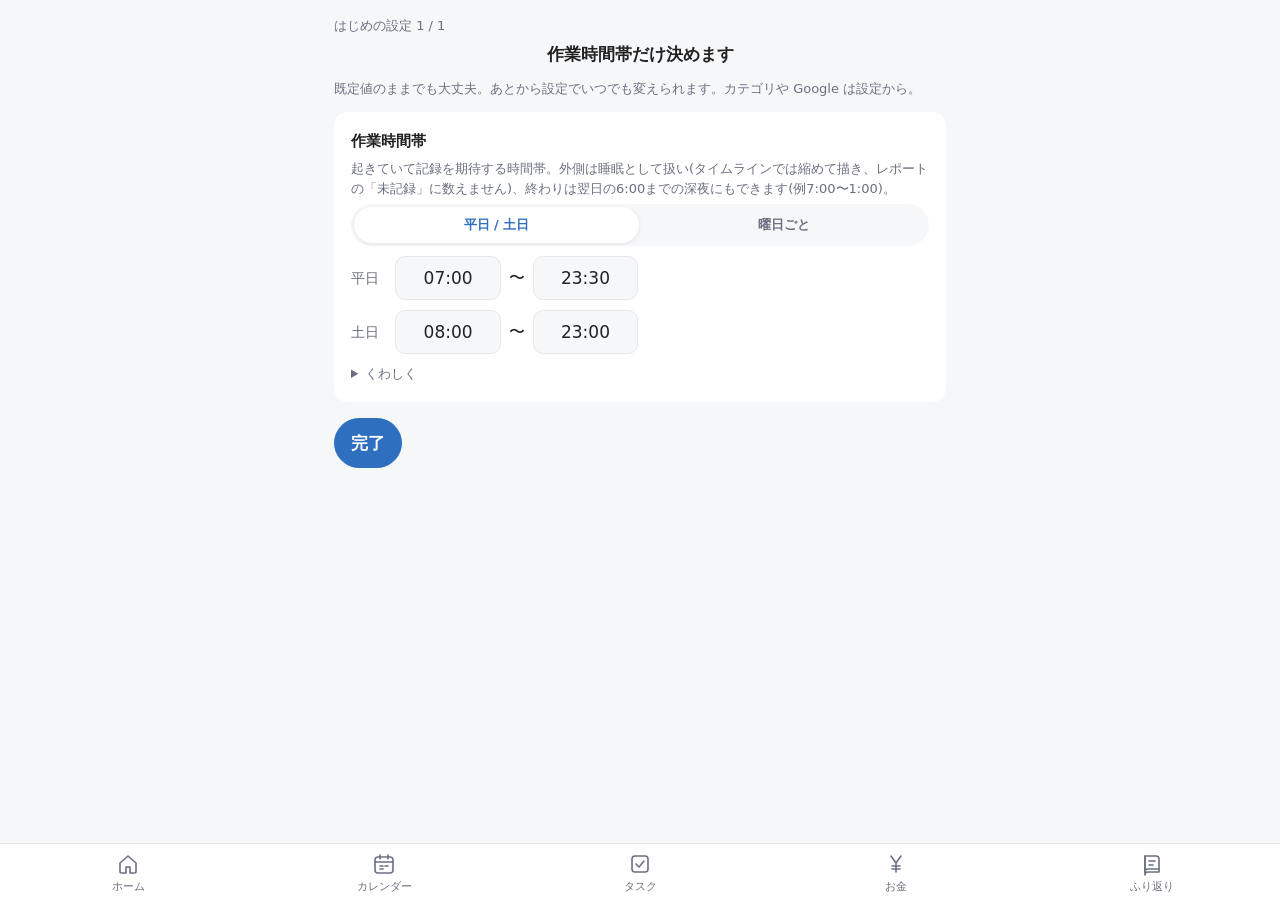
<file: index.html>
<!doctype html>
<html lang="ja">
<head>
<meta charset="utf-8">
<meta name="viewport" content="width=device-width, initial-scale=1, maximum-scale=1, viewport-fit=cover">
<meta http-equiv="Content-Security-Policy" content="default-src 'self'; connect-src 'self' https://www.googleapis.com https://oauth2.googleapis.com https://accounts.google.com https://api.open-meteo.com https://geocoding-api.open-meteo.com https://api.github.com https://api.odpt.org https://itunes.apple.com https://*.mzstatic.com https://translate.googleapis.com; script-src 'self' https://accounts.google.com; frame-src https://accounts.google.com; img-src 'self' data: blob: https:; style-src 'self'; object-src 'none'; base-uri 'self'; form-action 'self'; manifest-src 'self'; upgrade-insecure-requests">
<meta name="description" content="メリハリ ─ ワンタップで実績を記録し、日次レポートでふり返る個人用の時間管理 PWA(サーバー無し・データは端末と暗号化した Drive だけ)">
<meta name="color-scheme" content="light dark">
<meta name="mobile-web-app-capable" content="yes">
<meta name="apple-mobile-web-app-capable" content="yes">
<meta name="apple-mobile-web-app-status-bar-style" content="default">
<meta name="apple-mobile-web-app-title" content="メリハリ">
<meta name="theme-color" content="#ffffff" media="(prefers-color-scheme: light)">
<meta name="theme-color" content="#161718" media="(prefers-color-scheme: dark)">
<title>メリハリ</title>
<link rel="manifest" href="manifest.webmanifest">
<link rel="icon" href="icon.svg">
<link rel="apple-touch-icon" href="icon-512.png">
<link rel="stylesheet" href="css/app.css">
</head>
<body>
<noscript><p style="padding:24px;font-family:system-ui,sans-serif">メリハリは JavaScript が必要です。ブラウザの設定で有効にしてください。</p></noscript>
<main id="view"></main>
<nav id="tabs" aria-label="画面">
  <button type="button" data-tab="now" class="on" aria-current="page"><svg viewBox="0 0 24 24" aria-hidden="true"><path d="M4 11l8-7 8 7v9a1 1 0 0 1-1 1h-5v-6h-4v6H5a1 1 0 0 1-1-1z"/></svg><span>ホーム</span></button>
  <button type="button" data-tab="timeline"><svg viewBox="0 0 24 24" aria-hidden="true"><rect x="3" y="5" width="18" height="16" rx="3"/><path d="M3 10h18M8 3v4M16 3v4M8 14h3M13 14h3M8 17h3"/></svg><span>カレンダー</span></button>
  <button type="button" data-tab="tasks"><svg viewBox="0 0 24 24" aria-hidden="true"><rect x="4" y="4" width="16" height="16" rx="3"/><path d="M8 12l3 3 5-6"/></svg><span>タスク</span></button>
  <button type="button" data-tab="money"><svg viewBox="0 0 24 24" aria-hidden="true"><path d="M7 4l5 7 5-7M12 11v9M8 14h8M8 17h8"/></svg><span>お金</span></button>
  <button type="button" data-tab="diary"><svg viewBox="0 0 24 24" aria-hidden="true"><path d="M5 4h11a3 3 0 0 1 3 3v13H8a3 3 0 0 0-3 3z"/><path d="M5 4v16a3 3 0 0 1 3-3h11M9 9h6M9 13h4"/></svg><span>ふり返り</span></button>
</nav>
<div id="toast" role="status"></div>
<script type="module" src="js/main.js"></script>
</body>
</html>
</file>
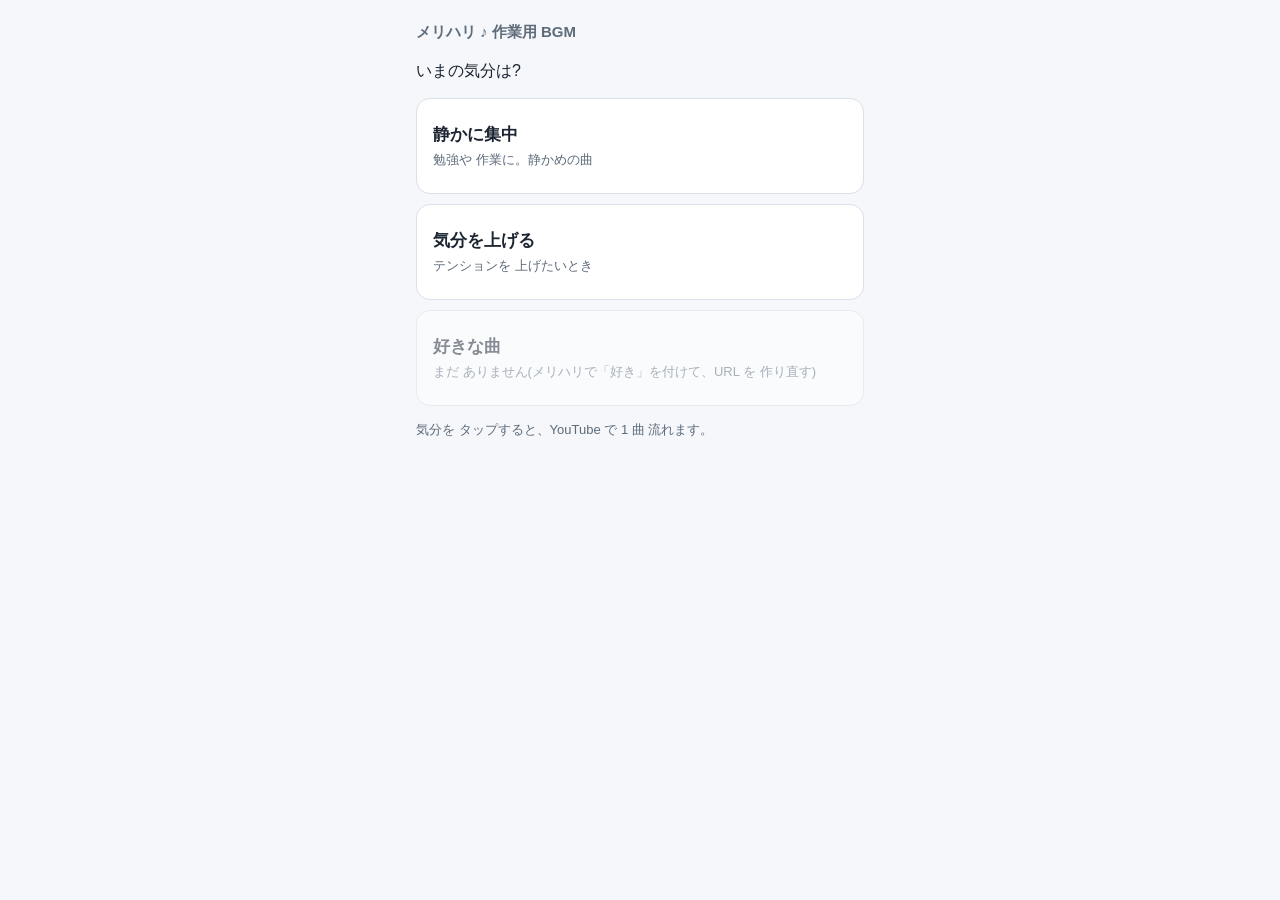
<file: bgm.html>
<!DOCTYPE html>
<html lang="ja">
<head>
<meta charset="utf-8">
<meta name="viewport" content="width=device-width, initial-scale=1, viewport-fit=cover">
<meta http-equiv="Content-Security-Policy" content="default-src 'self'; connect-src 'self'; script-src 'self'; img-src 'self' data:; style-src 'self'; object-src 'none'; base-uri 'self'; form-action 'none'">
<meta name="referrer" content="no-referrer">
<meta name="robots" content="noindex">
<meta name="theme-color" content="#f5f7fa" media="(prefers-color-scheme: light)">
<meta name="theme-color" content="#12161b" media="(prefers-color-scheme: dark)">
<title>メリハリ ♪</title>
<link rel="icon" href="icon.svg">
<link rel="stylesheet" href="css/nfc.css">
</head>
<body>
<main id="app" aria-live="polite"><p class="muted">曲を選んでいます…</p></main>
<noscript><p>このページは JavaScript が 要ります。</p></noscript>
<script type="module" src="js/nfc.js"></script>
</body>
</html>
</file>
<file: css/app.css>
:root{--on-accent:#fff;--bg:#f6f7f9;--fg:#222;--muted:#6b7080;--line:#e6e8ec;--card:#fff;--accent:#2f6fc0;--accent-bg:#e4eefb;--danger:#c53030;--danger-bg:#fdeaea;--shadow:none;--radius:14px}
@media (prefers-color-scheme:dark){:root{--on-accent:#161718;--bg:#161718;--fg:#ecebe6;--muted:#a0a3ab;--line:#2c2e32;--card:#1f2124;--accent:#7fb0e8;--accent-bg:#1c2a3a;--danger:#fc8181;--danger-bg:#3a1c1c;--shadow:none}}
*{box-sizing:border-box;touch-action:manipulation}
[hidden]{display:none !important}
html{-webkit-text-size-adjust:100%}
body{margin:0;background:var(--bg);color:var(--fg);font-family:system-ui,-apple-system,"Hiragino Sans","Noto Sans JP",sans-serif;line-height:1.6;font-size:16px}
#view{padding:12px 14px calc(84px + env(safe-area-inset-bottom));max-width:640px;margin:0 auto}
h1{font-size:17px;margin:6px 0 14px;line-height:1.3;text-align:center;font-weight:600}
h2{font-size:15px;margin:0 0 6px}
p{margin:4px 0}
.muted{color:var(--muted)}
.small{font-size:13px}
.kicker{font-size:13px;color:var(--muted);margin:0}

/* タブ */
#tabs{position:fixed;left:0;right:0;bottom:0;display:flex;border-top:1px solid var(--line);background:var(--card);padding-bottom:env(safe-area-inset-bottom);z-index:5}
#tabs button{flex:1;border:0;background:none;color:var(--muted);font-size:11px;padding:8px 0 6px;min-height:54px;font-family:inherit;cursor:pointer;display:flex;flex-direction:column;align-items:center;gap:3px}
#tabs button svg{width:24px;height:24px;fill:none;stroke:currentColor;stroke-width:1.6;stroke-linecap:round;stroke-linejoin:round}
#tabs button.on{color:var(--accent);font-weight:600}

/* カード・ヒーロー */
.card,.hero{background:var(--card);border:1px solid var(--line);border-radius:var(--radius);padding:16px;margin:0 0 14px;box-shadow:var(--shadow)}
.hero{border-color:var(--accent-bg);background:linear-gradient(180deg,var(--accent-bg),var(--card) 90%)}
.hero h1{margin:4px 0 6px}
.wizard-head{margin:4px 0 12px}

/* 行・フィールド */
.row{display:flex;align-items:center;gap:8px;min-width:0}
.row.wrap{flex-wrap:wrap}
.row.actions{margin-top:16px}
.field{margin:8px 0}
.field.col{display:flex;flex-direction:column;align-items:stretch;gap:6px}
.label{color:var(--muted);font-size:14px;flex:none}
.label.w2{width:1.6em}
.unit{color:var(--muted);font-size:14px}
.item{padding:8px 0;border-top:1px solid var(--line)}
.item:first-of-type{border-top:0}
.item .row + .row,.item .row + .days{margin-top:6px}
.grow{flex:1}

/* 入力 */
input,select,button{font-family:inherit;font-size:16px}
input.text,input.time,input.num,select{border:1px solid var(--line);border-radius:10px;background:var(--bg);color:var(--fg);padding:8px 10px;min-height:44px;min-width:0}
input.text{flex:1}
input.time{width:6.8em;flex:none}
input.num{width:4.6em;flex:none;text-align:right}
select{flex:1;max-width:11em}
input[type=checkbox]{width:22px;height:22px;margin:0;accent-color:var(--accent)}
input[type=range]{width:100%;accent-color:var(--accent)}
details{margin-top:8px}
summary{cursor:pointer;list-style-position:inside}

/* ボタン・チップ */
.btn{border:1px solid var(--line);background:var(--card);color:var(--fg);border-radius:999px;padding:10px 16px;min-height:46px;cursor:pointer;flex:none;font-weight:500}
.btn.primary{background:var(--accent);border-color:var(--accent);color:var(--on-accent);font-weight:600}
.btn.primary.grow{min-height:50px;font-size:17px}
.btn.danger{color:var(--danger);border-color:var(--danger);background:var(--danger-bg)}
.btn.ghost{border-color:transparent;background:none;color:var(--muted)}
.btn.sm{min-height:36px;padding:6px 10px;font-size:14px}
.btn.block{display:block;width:100%;margin-top:10px;border-radius:14px}
.btn:disabled{opacity:.45;cursor:default}
.days{display:flex;gap:6px;flex-wrap:wrap}
.chip{display:inline-flex;align-items:center;gap:6px;border:1px solid var(--line);background:var(--card);color:var(--fg);border-radius:999px;padding:8px 14px;min-height:44px;cursor:pointer;-webkit-touch-callout:none;-webkit-user-select:none;user-select:none}
.chip.sm{min-height:36px;min-width:36px;padding:0;font-size:14px;width:36px;justify-content:center}
.chip.on{background:var(--accent-bg);border-color:var(--accent);color:var(--accent);font-weight:600}
.dot{width:12px;height:12px;border-radius:50%;flex:none}

/* リスト */
ul.plain{list-style:none;margin:0;padding:0}
ul.plain li{padding:6px 0;border-top:1px solid var(--line)}
ul.plain li:first-child{border-top:0}
.time-label{font-variant-numeric:tabular-nums;color:var(--muted);width:3.4em;flex:none}
ul.news{margin:6px 0 0;padding-left:1.2em;font-size:13px;color:var(--muted)}

/* シート・トースト */
.overlay{position:fixed;inset:0;background:rgba(0,0,0,.35);display:flex;align-items:flex-end;justify-content:center;z-index:20}
.sheet{background:var(--card);color:var(--fg);width:100%;max-width:640px;border-radius:24px 24px 0 0;padding:18px 16px calc(18px + env(safe-area-inset-bottom));box-shadow:0 -4px 24px rgba(0,0,0,.2);max-height:88vh;max-height:88dvh;overflow-y:auto}
.sheet h2{font-size:17px;margin-bottom:8px}
/* v0.24.2: シートのつまみ(下から出るシートの定石。背景タップで閉じることの手がかり) */
.sheet::before{content:"";display:block;width:36px;height:4px;border-radius:2px;background:var(--line);margin:-6px auto 12px}
/* v0.24.2: チップの見出し(タスク / カテゴリ の群を目で分ける) */
.chips-cap{display:block;font-size:11px;color:var(--muted);font-weight:600;letter-spacing:.02em;margin:10px 2px -4px}
.sheet .row{margin-top:14px}
#toast{position:fixed;left:50%;bottom:calc(72px + env(safe-area-inset-bottom));transform:translate(-50%,8px);background:var(--fg);color:var(--bg);padding:8px 14px;border-radius:10px;font-size:14px;opacity:0;pointer-events:none;transition:opacity .2s,transform .2s;z-index:30;max-width:90vw}
#toast.show{opacity:1;transform:translate(-50%,0)}
#toast{white-space:nowrap;max-width:calc(100vw - 24px);overflow:hidden;text-overflow:ellipsis} /* v0.28.4: 1 行に収める(「新)」だけ折り返していた) */

/* ---- 今日: ヒーロー・チップ・タイムライン(Phase 1) ---- */
.hero.recording{border-color:var(--accent)}
.hero h1 .elapsed{font-variant-numeric:tabular-nums}
.dot.big{display:inline-block;width:14px;height:14px;vertical-align:-1px;margin-right:6px}
.col{display:flex;flex-direction:column;gap:8px}
.row.between{justify-content:space-between}
.chips-wrap{margin:0 0 12px}
.chips-wrap h2{margin:0}
.chips{display:flex;flex-wrap:wrap;gap:8px;margin-top:8px}
.timeline{margin-top:4px}
.lane-heads{display:grid;grid-template-columns:3.2em 1fr 1fr;gap:6px;font-size:13px;color:var(--muted);padding:0 0 4px}
.lane-heads span:nth-child(3){color:var(--accent);font-weight:600}
.tl{position:relative;display:grid;grid-template-columns:3.2em 1fr 1fr;gap:6px;border-top:1px solid var(--line)}
.tl-hour{position:absolute;left:0;right:0;border-top:1px solid var(--line);pointer-events:none}
.tl-hour span{position:absolute;left:0;top:-9px;font-size:12px;color:var(--muted);background:var(--bg);padding-right:4px;font-variant-numeric:tabular-nums}
.lane{position:relative;grid-column:auto}
.lane.plan{grid-column:2}
.lane.log{grid-column:3}
.blk{position:absolute;left:0;right:0;border:0;border-left:4px solid;border-radius:6px;padding:2px 6px;text-align:left;color:var(--fg);font-size:13px;line-height:1.3;overflow:hidden;display:flex;flex-direction:column;cursor:default;font-family:inherit}
button.blk{cursor:pointer}
.blk.muted{opacity:.7}
.blk.open{border-style:dashed;border-left-style:solid;outline:1px dashed var(--accent);outline-offset:-1px}
.blk-name{font-weight:600;white-space:nowrap;overflow:hidden;text-overflow:ellipsis}
.blk-dur,.blk-note{font-size:12px;color:var(--muted);white-space:nowrap;overflow:hidden;text-overflow:ellipsis}
.tl-now{position:absolute;left:3.2em;right:0;border-top:2px solid var(--accent);pointer-events:none;z-index:2}
.tl-now span{position:absolute;right:0;top:-18px;font-size:11px;color:var(--accent);background:var(--bg);padding:0 4px;font-variant-numeric:tabular-nums}

/* ---- 設定: 一覧(ラベル左/値右)と項目画面 ---- */
.group{margin:0 0 16px}
.group h2{font-size:12px;color:var(--muted);font-weight:600;margin:0 4px 6px;letter-spacing:.02em}
.list{background:var(--card);border:1px solid var(--line);border-radius:var(--radius);overflow:hidden;box-shadow:var(--shadow)}
.srow{display:flex;align-items:center;gap:10px;width:100%;padding:12px 14px;border:0;border-top:1px solid var(--line);background:none;color:var(--fg);font-family:inherit;font-size:15px;text-align:left;min-height:48px}
.srow:first-child{border-top:0}
button.srow{cursor:pointer}
button.srow:active{background:var(--accent-bg)}
.srow .lbl{flex:none;max-width:48%}
.srow .val{flex:1;text-align:right;color:var(--muted);font-size:13px;min-width:0;overflow:hidden;text-overflow:ellipsis;white-space:nowrap}
.srow .val.left{text-align:left;white-space:normal}
.srow .chev{color:var(--muted);font-size:20px;line-height:1;flex:none}
.srow.danger{color:var(--danger)}
.srow.plain{font-size:13px}
.news-box{margin:0;border-radius:0;box-shadow:none;border-left:0;border-right:0}
.subhead{margin:4px 0 12px}
.subhead h1{margin:0}
.btn.back{padding-left:4px;font-size:15px}
.section-view .card>h2{display:none}
.seg{display:grid;grid-auto-flow:column;grid-auto-columns:1fr;gap:2px;width:100%;background:var(--bg);border-radius:999px;padding:3px;margin:4px 0 10px;box-sizing:border-box}
.seg button{display:block;width:100%;min-width:0;border:0;background:none;border-radius:999px;padding:0 6px;font-size:13px;font-weight:600;color:var(--muted);cursor:pointer;height:36px;line-height:36px;white-space:nowrap;overflow:hidden;text-overflow:ellipsis;font-family:inherit;-webkit-appearance:none;appearance:none;margin:0}
.seg button.active{background:var(--card);color:var(--accent);box-shadow:0 1px 4px rgba(0,0,0,.08)}
.label.w3{width:2.6em}

/* ---- 今日: 上部の1行と記録中カード ---- */
.today-head{display:flex;align-items:center;gap:10px;min-height:40px;margin:0 0 6px}
.today-head b{font-size:17px}
.now-card{display:flex;align-items:center;gap:8px;background:var(--card);border:1px solid var(--line);border-left:5px solid;border-radius:var(--radius);padding:6px 8px 6px 12px;margin:0 0 10px;box-shadow:var(--shadow)}
.now-main{flex:1;min-width:0;display:flex;align-items:center;gap:6px;flex-wrap:wrap;border:0;background:none;color:var(--fg);font-family:inherit;font-size:16px;text-align:left;padding:4px 0;cursor:pointer}
.now-main .sub{width:100%;font-size:12px}
.note{margin:0 2px 8px}

/* ---- ヒーロー(状態機械)・タスク ---- */
.hero-main{display:flex;flex-direction:column;gap:2px;min-width:0}
.hero-title{font-size:19px;line-height:1.4;font-weight:700}
.hero-main .sub{font-size:14px;margin-top:2px}
.hero-btns{justify-content:flex-end;gap:10px}
.hero-btns .btn.sm{min-height:44px;padding:8px 18px;font-size:15px}
.hero-btns .btn.sm.primary{flex:1}
.tl-foot{justify-content:flex-end;margin-top:6px}
.chips.small{margin-top:0;gap:6px}
.chip.sm2{min-height:36px;padding:4px 12px;font-size:13px} /* v0.24.2: タップ領域を広く */
.quick{padding:12px}
.quick .row.field{margin:8px 0 0}
.trow{display:flex;align-items:stretch;border-top:1px solid var(--line)}
.trow:first-child{border-top:0}
.check{width:48px;flex:none;border:0;background:none;color:var(--accent);font-size:18px;cursor:pointer;display:flex;align-items:center;justify-content:center}
.check::before{content:"";width:22px;height:22px;border:2px solid var(--line);border-radius:7px;position:absolute}
.check{position:relative}
.check.on::before{background:var(--accent);border-color:var(--accent)}
.check.on{color:#fff}
.tmain{flex:1;min-width:0;display:flex;flex-direction:column;gap:2px;padding:10px 12px 10px 0;border:0;background:none;color:var(--fg);font-family:inherit;text-align:left;cursor:pointer}
.tname{font-size:15px}
.tname.done{text-decoration:line-through;color:var(--muted)}
.tmeta{font-size:12px;color:var(--muted)}
.tmeta.over{color:var(--danger)}
.pad{padding:12px 14px;margin:0}
input.date{border:1px solid var(--line);border-radius:10px;background:var(--bg);color:var(--fg);padding:8px 10px;min-height:44px;flex:1;min-width:0}
details.group summary{padding:4px;cursor:pointer}


/* ---- レポート(図中心) ---- */
:root{--deemph:#d9dbe3;--track:#eceef3;--ink2:#52514e;--grid:#e6e8f0}
@media (prefers-color-scheme:dark){:root{--deemph:#3a3d48;--track:#2b2d35;--ink2:#c3c2b7;--grid:#2c2c2a}}
.yline,.rlink{margin:0 0 10px}
.yline .srow{padding:6px 6px 6px 14px}
.ybody{flex:1;display:flex;align-items:center;gap:10px;min-width:0;border:0;background:none;color:var(--fg);font-family:inherit;font-size:14px;text-align:left;padding:6px 0;cursor:pointer}
.ybody .lbl{color:var(--muted);font-size:13px;flex:none}
.ybody .val{flex:1;min-width:0;overflow:hidden;text-overflow:ellipsis;white-space:nowrap;color:var(--fg);font-size:14px}
.rlink .srow .lbl{color:var(--accent);font-weight:600}
.rep-head{display:flex;align-items:baseline;justify-content:space-between;gap:8px}
.rep-head h2{margin:0}
.rep-lead{font-size:17px;font-weight:600;line-height:1.45;margin:6px 0 12px}
.report-lines p{margin:6px 0;line-height:1.5}
.report-lines .tomorrow{color:var(--accent)}
/* KPI */
.kpis{margin:0 0 14px}
.kpi{display:flex;flex-direction:column;gap:2px;min-width:0}
.kpi-label{font-size:12px;color:var(--muted)}
.kpi-value{font-size:20px;font-weight:600;line-height:1.2}
.kpi-value small{font-size:12px;font-weight:400;color:var(--muted)}
.kpi-value.big{font-size:44px;font-weight:700;line-height:1.1;letter-spacing:-.01em}
.kpi-delta{font-size:12px}
.hero-figure{padding:4px 0 10px}
.kpi-row{display:grid;grid-template-columns:repeat(3,1fr);gap:10px;border-top:1px solid var(--grid);padding-top:10px}
.meter{height:6px;background:var(--accent-bg);border-radius:3px;overflow:hidden;margin:4px 0 2px}
.meter i{display:block;height:100%;background:var(--accent);border-radius:3px}
/* 図の共通 */
.fig{margin:0 0 16px;padding:0}
.fig figcaption{font-size:13px;font-weight:600;color:var(--ink2);margin:0 0 8px}
.legend{display:flex;flex-wrap:wrap;gap:6px 12px;margin-top:8px;font-size:12px;color:var(--muted)}
.lg{display:inline-flex;align-items:center;gap:5px}
.lg i{width:10px;height:10px;border-radius:3px;display:inline-block}
.lg i.track{background:var(--track)}
.lg i.sw-bar{background:var(--muted);height:6px;width:14px;border-radius:0 3px 3px 0}
.lg i.sw-tick{width:2px;height:12px;border-radius:1px;background:var(--fg)}
.lg i.sw-base{width:8px;height:8px;border-radius:50%;background:none;border:2px solid var(--muted)}
/* 1日の帯 */
.strip{display:flex;flex-direction:column;gap:6px}
.strip-row{display:grid;grid-template-columns:2.2em 1fr;align-items:center;gap:6px}
.strip-k{font-size:12px;color:var(--muted)}
.strip-track{position:relative;height:20px;background:var(--track);border-radius:4px}
.sseg{position:absolute;top:0;bottom:0;border:0;padding:0;border-radius:2px;cursor:pointer;min-width:2px}
.sseg.faint{opacity:.45}
.sseg.lit{outline:2px solid var(--fg);outline-offset:1px}
.strip-now{position:absolute;top:-3px;bottom:-3px;width:2px;background:var(--accent);transform:translateX(-1px)}
.strip-axis{position:relative;height:14px}
.strip-axis span{position:absolute;transform:translateX(-50%);font-size:10px;color:var(--muted);font-variant-numeric:tabular-nums}
.strip-axis span:first-child{transform:none}
.strip-axis span:last-child{transform:translateX(-100%)}
.strip-caption{margin:4px 0 0;min-height:1.4em}
/* ブレット */
.bullets{display:flex;flex-direction:column;gap:8px}
.bullet{display:grid;grid-template-columns:5.2em 1fr 3.4em;align-items:center;gap:8px}
.bullet-name{display:flex;align-items:center;gap:5px;font-size:13px;min-width:0;overflow:hidden;text-overflow:ellipsis;white-space:nowrap}
.bullet-name .dot{width:8px;height:8px;flex:none}
.bullet-track{position:relative;height:18px;background:var(--track);border-radius:3px}
.bullet-bar{position:absolute;left:0;top:5px;height:8px;border-radius:0 4px 4px 0;display:block}
.bullet-tick{position:absolute;top:1px;bottom:1px;width:2px;background:var(--fg);border-radius:1px;transform:translateX(-1px)}
.bullet-base{position:absolute;top:50%;width:8px;height:8px;border-radius:50%;border:2px solid var(--muted);background:var(--card);transform:translate(-50%,-50%);box-sizing:border-box}
.bullet-val{font-size:12px;color:var(--muted);text-align:right;font-variant-numeric:tabular-nums}
/* 7日間 */
.trends{display:grid;grid-template-columns:1fr 1fr;gap:14px}
.trend-title{font-size:12px;color:var(--muted);margin-bottom:4px}
.cols{display:flex;align-items:flex-end;gap:4px;height:84px;border-bottom:1px solid var(--grid);padding-bottom:0}
.col-slot{flex:1;display:flex;flex-direction:column;align-items:center;justify-content:flex-end;height:100%;position:relative;min-width:0}
.tcol{display:block;width:100%;max-width:24px;border-radius:4px 4px 0 0}
.col-val{font-size:11px;color:var(--ink2);margin-bottom:2px;white-space:nowrap}
.col-x{position:absolute;top:100%;margin-top:3px;font-size:10px;color:var(--muted);white-space:nowrap}
.col-x.on{color:var(--fg);font-weight:600}
.trend{padding-bottom:18px}
/* 表 */
.rep-details{margin:6px 0 12px}
.table{display:flex;flex-direction:column;margin:8px 0;font-size:13px}
.tr{display:grid;grid-template-columns:1.4fr 1fr 1fr 1fr;gap:6px;padding:5px 0;border-top:1px solid var(--grid)}
.tr.th{border-top:0;color:var(--muted);font-size:12px}
.td.num{text-align:right;font-variant-numeric:tabular-nums}

/* ---- 鮮度と同期の1行 ---- */
.freshline{margin:0 0 10px}
.freshline .srow{padding:8px 10px 8px 14px;min-height:40px;font-size:14px}
.freshline .lbl{color:var(--muted)}
.freshline .val{flex:none;color:var(--accent);font-weight:600;font-size:14px}

.gnote{margin:-2px 4px 6px}

/* ---- v0.6: ＋ボタン・タイムラインの日付・予定の色・使い方 ---- */
.fab{position:fixed;right:16px;bottom:calc(68px + env(safe-area-inset-bottom));width:56px;height:56px;border-radius:50%;border:0;background:var(--accent);color:var(--on-accent);font-size:28px;line-height:56px;text-align:center;box-shadow:0 4px 14px rgba(43,108,176,.35);cursor:pointer;z-index:6;padding:0;font-family:inherit}
.fab.rec{background:var(--danger);box-shadow:0 4px 14px rgba(197,48,48,.35);font-size:18px}
.tl-nav{display:flex;align-items:center;gap:6px;margin:0 0 8px;min-height:40px}
.tl-nav b{font-size:17px}
.now-card.big{padding:14px 12px 14px 16px}
.now-card.big b{font-size:19px}
.now-timer{font-size:30px;font-weight:700;font-variant-numeric:tabular-nums;margin-left:6px;letter-spacing:-.01em}
.srow.up{padding:9px 12px;min-height:40px;font-size:14px}
.up-time{font-variant-numeric:tabular-nums;color:var(--muted);font-size:13px;flex:none;width:6.2em}
.srow.up .dot{width:8px;height:8px;flex:none}
.blk.busy{background:repeating-linear-gradient(135deg,var(--accent-bg) 0 6px,transparent 6px 10px);border-left-style:solid;color:var(--fg)}
.help h3{font-size:14px;margin:14px 0 4px}
.help h3:first-child{margin-top:4px}
.help p,.help li{font-size:14px;line-height:1.6;margin:4px 0}
.help ul{padding-left:1.2em;margin:0}

/* ---- v0.7: 予定シートの移動調整・長さ変更・余白 ---- */
.row.resize{margin-top:10px}
.row.resize .btn.sm{min-width:56px;justify-content:center}
p.gap{margin-top:14px}
.sheet .chips.small{margin-top:10px}
@media (prefers-color-scheme:dark){.btn.primary{box-shadow:none}}

/* ---- v0.8: ギャップ「この時間は?」・予定のラベル ---- */
.blk.gap{background:none;border:1px dashed var(--line);border-left:1px dashed var(--line);color:var(--muted);align-items:center;justify-content:center;z-index:0}
.blk.gap .blk-name{font-weight:500;font-size:12px}
.blk.gap:active{background:var(--accent-bg)}

/* ---- v0.9: bondavi 風の「今」= 中央のリング1つ・ピクトグラムとひとこと ---- */
.ring{position:relative;margin:6px auto 4px}
.ring-svg{display:block;transform:rotate(-90deg)}
.ring-track{fill:none;stroke:var(--accent-bg)}
.ring-arc{fill:none;stroke:var(--accent);stroke-linecap:round;transition:stroke-dashoffset .4s}
.ring-in{position:absolute;inset:0;display:flex;flex-direction:column;align-items:center;justify-content:center;text-align:center;padding:0 34px;gap:4px}
.ring-k{font-size:12px;color:var(--muted)}
.ring-t{font-size:19px;font-weight:600;line-height:1.35;overflow:hidden;display:-webkit-box;-webkit-line-clamp:2;-webkit-box-orient:vertical}
.ring-v{font-size:30px;font-weight:600;font-variant-numeric:tabular-nums;line-height:1.1;letter-spacing:-.01em}
.ring-s{font-size:12px;color:var(--muted);line-height:1.4}
.now-sub{font-size:14px;color:var(--muted);text-align:center;margin:0 8px;line-height:1.6}
.today-head{justify-content:center}
.now-card.big{border:0}
.card,.list{border-color:transparent}
.srow{border-top-color:var(--line)}
@media (prefers-color-scheme:dark){.card,.list{border-color:var(--line)}}

/* ---- v0.10: 余白の調整(チップ列と上の行の間)・睡眠・スワイプ ---- */
.field{margin:10px 0}
.quick .row.field{margin:12px 0 0}
.quick .chips.small,.sheet .chips.small{margin-top:10px}
.chips.small{gap:8px}
.item{padding:10px 0}
.item .row + .row,.item .row + .days{margin-top:8px}
.blk.sleep{background:repeating-linear-gradient(135deg,var(--line) 0 4px,transparent 4px 9px);border-left:1px solid var(--line);color:var(--muted)}
.tl-hour.dim span{color:#b8bcc6}
.timeline{touch-action:pan-y}

/* ---- v0.11: 時計の文字盤・1日の円・タスク行(タップで開始・⋯で編集)・時刻ボタン ---- */
.tfield{border:1px solid var(--line);border-radius:10px;background:var(--bg);color:var(--fg);padding:8px 12px;min-height:44px;min-width:6.2em;font-size:17px;font-variant-numeric:tabular-nums;cursor:pointer;font-family:inherit;flex:none;text-align:center}
.tfield.empty{color:var(--muted);font-size:14px}
.clock-head{display:flex;align-items:center;justify-content:center;gap:4px;font-size:40px;font-weight:600;font-variant-numeric:tabular-nums;margin:4px 0 8px}
.clock-head button{border:0;background:var(--bg);color:var(--muted);font:inherit;font-size:40px;line-height:1;padding:4px 10px;border-radius:12px;cursor:pointer;font-variant-numeric:tabular-nums}
.clock-head button.on{background:var(--accent-bg);color:var(--accent)}
.clock{display:block;margin:0 auto;touch-action:none;max-width:100%;height:auto}
.clock-face{fill:var(--bg)}
.clock-hand{stroke:var(--accent);stroke-width:2}
.clock-pin{fill:var(--accent)}
.ck circle{fill:transparent;cursor:pointer}
.ck text{font-size:15px;fill:var(--fg);pointer-events:none;font-variant-numeric:tabular-nums}
.ck.inner text{font-size:13px;fill:var(--muted)}
.ck.on circle{fill:var(--accent)}
.ck.on text{fill:#fff}
.pie-fig{margin:4px 0 14px}
.pie-wrap{position:relative;width:200px;height:200px;margin:0 auto}
.pie{display:block;transform:rotate(-90deg)}
.pie-seg{fill:none;cursor:pointer}
.pie-seg.lit{stroke-width:36}
.pie-unlogged{stroke:var(--track)}
.pie-sleep{stroke:#d7dbe3}
@media (prefers-color-scheme:dark){.pie-sleep{stroke:#3a3d48}}
.pie-future{stroke:transparent;pointer-events:none}
.pie-center{position:absolute;inset:0;display:flex;flex-direction:column;align-items:center;justify-content:center;pointer-events:none}
.pie-center b{font-size:26px;font-weight:700;line-height:1.1;letter-spacing:-.01em}
.pie-legend{display:flex;flex-wrap:wrap;justify-content:center;gap:6px 12px;margin-top:10px;font-size:12px;color:var(--muted)}
.pie-legend .lg i{width:10px;height:10px;border-radius:3px}
.pie-legend i.sw-unlogged{background:var(--track)}
.pie-legend i.sw-sleep{background:#d7dbe3}
.pie-fig .strip-caption{text-align:center}
.tname{display:flex;align-items:center;gap:6px}
.tname .dot{width:8px;height:8px}
.rec-mark{font-size:11px;color:var(--danger);font-weight:600}
.tedit{width:44px;flex:none;border:0;background:none;color:var(--muted);font-size:20px;cursor:pointer;font-family:inherit}
.tedit:active{color:var(--accent)}
.sheet h2 .dot.big{margin-right:8px}
.sheet .row.field{margin-top:10px}

/* ---- v0.12: レポートの小ボタン(＋の上)・時計の 1 分刻み・すき間 ---- */
.clock-fine{fill:var(--card);stroke:var(--accent);stroke-width:2}
.clock-fine-row{justify-content:center;gap:8px;margin-top:8px}
.clock-fine-row .btn.sm{min-width:52px;font-variant-numeric:tabular-nums}
.blk.plan-copy{opacity:.85}

/* ---- v0.12.1: タイムラインの ⋯・タスクの ▶ ---- */
.tplay{width:48px;flex:none;border:0;background:none;color:var(--accent);cursor:pointer;display:flex;align-items:center;justify-content:center;font-family:inherit}
.tplay svg{width:28px;height:28px;fill:currentColor}
.tplay.on{color:var(--danger)}
.tplay:active{opacity:.6}

/* ---- v0.12.2: 選んだ候補の強調(さっきから) ---- */
.btn.on,.tfield.on{background:var(--accent-bg);border-color:var(--accent);color:var(--accent);font-weight:600}

/* ---- v0.13.1: 期限の時刻 ---- */
.quick .tfield,.sheet .row.field .tfield{min-width:4.6em;padding:8px 8px}

/* ---- v0.14: ホームの簡素化(バッジ)・タイムラインのドラッグ・現在線の色 ---- */
.ring.tap{cursor:pointer}
.ring.tap:active .ring-in{transform:scale(.97)}
.blk{-webkit-user-select:none;user-select:none;-webkit-touch-callout:none}
.blk.drag{overflow:visible}
.hdl{position:absolute;left:0;right:0;height:12px;touch-action:none;cursor:ns-resize;z-index:3}
.hdl.top{top:-2px}
.hdl.bot{bottom:-2px}
.hdl::after{content:"";position:absolute;left:50%;width:22px;height:3px;border-radius:2px;background:currentColor;opacity:.25;transform:translateX(-50%)}
.hdl.top::after{top:3px}
.hdl.bot::after{bottom:3px}
.blk.dragging,.blk.grab{z-index:4;box-shadow:0 4px 14px rgba(0,0,0,.18);opacity:.95}
.blk.grab{transform:scale(1.02)}
.blk-time{position:absolute;right:4px;top:2px;font-size:11px;color:var(--accent);background:var(--card);padding:0 4px;border-radius:4px;font-variant-numeric:tabular-nums;z-index:5}
.lane.log.drop{outline:2px dashed var(--accent);outline-offset:2px;border-radius:6px}
.blk.ghost{opacity:.55;pointer-events:none;border-left:4px solid;z-index:3}

/* ---- v0.15: 記録アプリへ(ホーム=きょうの内訳・何をしていた?・目安 / タイムライン 1 レーン / タスクのかんたん追加) ---- */
.breakdown{display:flex;flex-direction:column;align-items:center;gap:12px;margin:4px 0 18px}
.breakdown .pie-wrap{margin:0}
.breakdown .pie-wrap.empty{display:flex;align-items:center;justify-content:center;border-radius:50%;border:30px solid var(--track);box-sizing:border-box}
.breakdown .pie-center b{font-size:28px}
.crows{width:100%;display:flex;flex-direction:column;gap:2px}
.crow{display:grid;grid-template-columns:12px 1fr auto;grid-template-areas:"dot name val" ". bar bar";align-items:center;column-gap:10px;row-gap:3px;width:100%;padding:7px 4px;border:0;background:none;color:var(--fg);font-family:inherit;font-size:15px;text-align:left;cursor:pointer;border-radius:10px}
button.crow:active{background:var(--accent-bg)}
.crow .dot{grid-area:dot;width:10px;height:10px}
.crow .cname{grid-area:name;min-width:0;overflow:hidden;text-overflow:ellipsis;white-space:nowrap}
.crow .cval{grid-area:val;font-variant-numeric:tabular-nums;color:var(--muted);font-size:14px}
.crow .cbar{grid-area:bar;display:block;height:6px;background:var(--track);border-radius:3px;overflow:hidden}
.crow .cbar i{display:block;height:100%;border-radius:3px}
.crow.muted{color:var(--muted);cursor:default}
.center{text-align:center}
.yline .srow .lbl{flex:1;max-width:none;white-space:normal;color:var(--fg)}
.srow.goal{align-items:center;padding:10px 12px 10px 14px}
.srow.goal .gmain{flex:1;min-width:0;display:flex;flex-direction:column;gap:3px}
.srow.goal .gname{display:flex;align-items:center;gap:6px;font-size:15px}
.srow.goal .gname .dot{width:8px;height:8px}
.srow.goal .gmeta{font-size:12px;color:var(--muted)}
.srow.goal .meter{margin:2px 0 0;background:var(--track)}
.srow.goal.done .gname{color:var(--muted)}
.gok{font-size:12px;color:var(--accent);font-weight:600}
.now-card.big .now-main{flex-direction:column;align-items:flex-start;gap:2px}
.now-card.big .now-main b{font-size:17px}
.now-card.big .now-timer{margin-left:0} /* v0.24.2: 数字の頭を名前とそろえる */
.now-card.big .hero-btns{margin:0;flex:none;flex-direction:column;gap:6px}
.now-card.big .hero-btns .btn.sm{min-height:40px;padding:6px 14px;font-size:14px}
.timebox .row.field{margin:6px 0 0}
.timebox .chips.small{margin-top:8px}
.tl.one{grid-template-columns:3.2em 1fr}
.tl.one .lane.log{grid-column:2}
.tl.one .blk.busy{z-index:0;pointer-events:none;border-left:3px solid var(--accent);opacity:.9}
.tl.one .blk.gap.busy{pointer-events:auto;opacity:1} /* v0.16: 過去の予定の「予定の時間は?」は押せる(上の行が消していた) */
/* ---- 予定(v0.23・F12): 同じレーンに枠線だけ。記録(.rec)の下に描く ---- */
.tl.one .blk.planb{background:none;border:1.5px dashed;border-left-width:4px;border-left-style:solid;z-index:0;color:var(--muted);opacity:.95}
.tl.one .blk.planb .blk-name{color:var(--fg);font-weight:500}
.tl.one .blk.planb .blk-dur{color:var(--muted)}
.tl.one .blk.planb.done{opacity:.5}
.tl.one .blk.planb.missed{opacity:.6;border-style:dotted;border-left-style:solid}
.tl.one .blk.planb.now{box-shadow:inset 0 0 0 1px var(--accent)}
.tl.one .blk.rec{z-index:1}
.tl.one .blk.gap.future{border:0;background:none;color:var(--muted);z-index:0;align-items:center;justify-content:center}
.tl.one .blk.gap.future .blk-name{font-size:12px;opacity:.55;font-weight:500}
.tl.one .blk.gap.future:active{background:var(--accent-bg)}
.planfig .card{padding:10px 12px}
.planfig .plan-lead{margin:0 0 8px}
.planfig .plan-cat{padding:6px 0;border-top:1px solid var(--line)}
.planfig .plan-cat:first-of-type{border-top:0}
.planfig .plan-cat-name{display:flex;align-items:center;gap:6px;font-size:14px;margin-bottom:2px}
.planfig .goal-line{padding:0}
.note-in{flex:1;min-width:0}
/* v0.24: 記録の ＋ はタイムライン右下の丸ボタン(上部のはみ出し対策) */
.add-btn.fab-add{position:fixed;right:16px;bottom:calc(76px + env(safe-area-inset-bottom));width:52px;height:52px;z-index:4;box-shadow:0 4px 16px rgba(0,0,0,.18)}
.add-btn.fab-add svg{width:26px;height:26px}
/* v0.24: レポートのパッと見 */
.rep-sub{margin:-6px 0 10px;font-size:13px;color:var(--muted);line-height:1.5}
.glance{display:grid;grid-template-columns:repeat(auto-fit,minmax(78px,1fr));gap:8px;margin:0 0 14px}
.gl-tile{display:flex;flex-direction:column;gap:2px;padding:8px 10px;border-radius:12px;background:var(--bg);min-width:0}
.gl-tile .gl-k{font-size:11px;color:var(--muted);white-space:nowrap;overflow:hidden;text-overflow:ellipsis}
.gl-tile .gl-v{font-size:17px;font-weight:600;font-variant-numeric:tabular-nums;white-space:nowrap}
.gl-tile.warn .gl-v{color:var(--danger)}
/* v0.24: 気分の推移 */
.moodflow{padding:10px 12px}
.mf-row{display:flex;gap:3px;height:64px;align-items:flex-end}
.mf-col{flex:1;display:flex;flex-direction:column;align-items:center;justify-content:flex-end;height:100%;min-width:0}
.mf-bar{display:block;width:70%;max-width:16px;border-radius:4px 4px 0 0;background:var(--track);flex:none}
.mf-bar.w{background:var(--line)}
.mf-lab{font-size:10px;color:var(--muted);margin-top:3px;line-height:1}
.mf-note{margin:8px 0 0}
.drow .ddate.wide{min-width:70px}
.tl.one button.blk.busy{pointer-events:auto;cursor:pointer} /* v0.22: 予定の背景はタップでメモ(F6-6)。div の背景(記録と重なる部分)は触れないまま */
.tl.one button.blk.busy:active{opacity:.7}
.quick .qhint{margin:0}

/* ---- v0.16: ホームの日送り・レポートのふり返り・円の切替(カテゴリ/種別) ---- */
.today-head{gap:6px}
.today-head>.btn.sm.ghost{padding:4px 8px;min-width:40px;min-height:40px;flex:none;font-size:18px;line-height:1} /* v0.24.2: 44pt に近づける */
.today-head>.btn.sm:not(.ghost){flex:none;margin-left:4px}
.home{display:flex;flex-direction:column;touch-action:pan-y}
.pie-box{display:flex;flex-direction:column;align-items:center}
.pie-box .seg.pie-seg-toggle{width:auto;min-width:180px;margin:0 0 4px}
.pie-box .seg.pie-seg-toggle button{height:30px;line-height:30px;font-size:12px;padding:0 14px}
.report-lines.fb{display:flex;flex-direction:column;gap:10px;margin:4px 0 14px}
.fb-block{display:flex;flex-direction:column;gap:2px}
.fb-block .fb-title{font-size:12px;color:var(--muted);font-weight:600;letter-spacing:.02em}
.fb-block p{margin:0;line-height:1.5}
.tl.one .blk.busy .blk-name{font-weight:500;color:var(--muted);font-size:12px}
.tl.one .blk.gap{z-index:1}
.tl.one .blk.drag{z-index:2}
.quick .qmore{margin-top:10px;display:flex;flex-direction:column;gap:8px}
.table.t3 .tr{grid-template-columns:1.6fr 1fr 1fr}

/* ---- v0.15.1: 1 行の自然な改行・目安の促し/▶・パステルのチップ・期間レポート ---- */
.yline .srow .lbl{display:flex;flex-direction:column;gap:1px;line-height:1.4;word-break:keep-all;overflow-wrap:anywhere}
.yline .l1{font-size:13px;color:var(--muted);white-space:nowrap}
.yline .l2{font-size:16px;font-weight:600;display:flex;align-items:center;gap:6px}
.yline .l2 .dot{width:9px;height:9px}
.yline .ybody{padding:2px 0}
.yline .ybody .lbl{color:var(--fg)}
.yline .btn.sm.primary{flex:none;min-height:38px;padding:6px 12px;font-size:13px;white-space:nowrap}
.srow.goal{padding-right:4px}
.srow.goal .gmain{border:0;background:none;color:var(--fg);font-family:inherit;text-align:left;padding:0;cursor:pointer}
.srow.goal .tplay{width:44px}
.chip.cat{background:color-mix(in srgb,var(--c) 18%,var(--card));border-color:color-mix(in srgb,var(--c) 55%,var(--card))}
.chip.cat.on{background:color-mix(in srgb,var(--c) 42%,var(--card));border-color:var(--c);color:var(--fg);font-weight:600}
.chip.cat .dot{box-shadow:0 0 0 1px rgba(0,0,0,.06)}
.crow .dot,.gname .dot,.tname .dot,.pie-legend .lg i,.legend .lg i{box-shadow:0 0 0 1px rgba(0,0,0,.08)}
.pie-unlogged{stroke:var(--track)}
.pie-sleep{stroke:#e3e6ee}
@media (prefers-color-scheme:dark){.pie-sleep{stroke:#3a3d48}.chip.cat .dot,.crow .dot,.gname .dot,.tname .dot{box-shadow:none}}
.sheet>.seg{margin:0 0 12px}
.cols.dense{gap:2px}
.cols.dense .tcol{max-width:none;border-radius:2px 2px 0 0}
.cols.dense .col-x{font-size:9px}
.fig .crows{margin-top:2px}
.fig .crow{padding:5px 2px;cursor:default}

/* ---- v0.15.2: 種別/色の設定・非表示・予定は未記録の所だけ・未記録の行から「何をしていた?」・タグ ---- */
.gtag{font-size:11px;line-height:1;padding:3px 6px;border-radius:999px;background:var(--bg);border:1px solid var(--line);color:var(--muted);flex:none;letter-spacing:.02em}
.srow.goal .gnote{margin:0}
.group .gnote{margin:-2px 4px 8px;font-size:12px}
.crow.unlogged{color:var(--fg)}
.crow.unlogged .cname{display:flex;flex-direction:column;gap:1px;white-space:normal}
.crow.unlogged .ask{font-size:13px;color:var(--accent);font-weight:600;word-break:keep-all}
.blk.gap.busy{background:repeating-linear-gradient(135deg,var(--accent-bg) 0 6px,transparent 6px 10px);border-color:var(--accent-bg);border-left:3px solid var(--accent);color:var(--muted)}
.blk.gap.busy .blk-name{color:var(--fg);font-weight:600}
input.color{width:44px;height:44px;padding:0;border:1px solid var(--line);border-radius:10px;background:var(--bg);flex:none;cursor:pointer}
input.color::-webkit-color-swatch-wrapper{padding:4px}
input.color::-webkit-color-swatch{border:0;border-radius:6px}
input.text.hex{flex:none;width:7.2em;font-family:ui-monospace,SFMono-Regular,Menlo,Consolas,monospace;font-size:14px}
.colorrow{flex-wrap:wrap}
.swatches{display:flex;flex-wrap:wrap;gap:6px}
.sw{width:26px;height:26px;border-radius:50%;border:1px solid rgba(0,0,0,.12);cursor:pointer;padding:0}
.sw:active{transform:scale(.92)}
.item .label{min-width:2.2em}
.row.item{padding:8px 0}
.label.small,span.small{font-size:13px}

/* ---- v0.15.3: タブバーの ＋・円をタップでレポート・配色プリセット・推移は上下・習慣のカレンダー ---- */
.fab{display:none}
.pie-wrap.tap{cursor:pointer;border-radius:50%}
.pie-wrap.tap:active{transform:scale(.98)}
.pie-hint{font-size:11px;color:var(--accent);font-weight:600;margin-top:2px}
.pie-badge{position:absolute;top:10px;right:10px;width:12px;height:12px;border-radius:50%;background:var(--danger);border:2px solid var(--card);box-sizing:content-box}
.chip.pal{gap:8px}
.pal-dots{display:inline-flex;gap:2px}
.pal-dots i{width:10px;height:10px;border-radius:50%;display:inline-block;box-shadow:0 0 0 1px rgba(0,0,0,.08)}
.trends{grid-template-columns:1fr;gap:10px}
.srow.goal .chev{color:var(--muted);font-size:20px;flex:none}
button.srow.goal{cursor:pointer;width:100%;border:0;border-top:1px solid var(--line);background:none;color:var(--fg);font-family:inherit;text-align:left}
button.srow.goal:first-child{border-top:0}
.hc{display:flex;flex-direction:column;gap:4px;margin:8px 0 4px}
.hc-row{display:grid;grid-template-columns:repeat(7,1fr);gap:4px}
.hc-row:has(.hc-week){grid-template-columns:repeat(7,1fr) 1.6fr}
.hc-cell{aspect-ratio:1;border-radius:8px;background:var(--bg);display:flex;flex-direction:column;align-items:center;justify-content:center;gap:1px;min-width:0;font-variant-numeric:tabular-nums}
.hc-cell.out{opacity:.3}
.hc-cell .hc-d{font-size:12px;color:var(--muted)}
.hc-cell .hc-m{font-size:10px;color:var(--fg);font-weight:600;white-space:nowrap}
.hc-cell.met{outline:2px solid var(--accent);outline-offset:-2px}
.hc-head .hc-cell{aspect-ratio:auto;background:none;font-size:11px;color:var(--muted);padding:2px 0}
.hc-week{border-radius:8px;background:var(--bg);display:flex;align-items:center;justify-content:center;gap:3px;font-size:12px;font-variant-numeric:tabular-nums;color:var(--fg)}
.hc-week.met{outline:2px solid var(--accent);outline-offset:-2px}
.hc-week .hc-ok{color:var(--accent);font-weight:700}
.hc-week.hc-h{background:none;color:var(--muted);font-size:11px}
.tl-date{border:0;background:none;color:var(--fg);font-family:inherit;font-size:17px;padding:4px 6px;border-radius:10px;cursor:pointer;display:flex;align-items:center;gap:2px}
.tl-date:active{background:var(--accent-bg)}

/* ---- v0.15.4: 配色の設定 ---- */
.pal-dots.big i{width:16px;height:16px;border-radius:5px}
.palrow .row.wrap{margin-top:8px;gap:8px}
.help-h{font-size:13px;color:var(--muted);margin:14px 0 4px}
.sheet .col .row.field{margin:0;gap:8px}

/* ---- v0.15.9: 日付の横のレポートの印は SVG(文字 ▤ は iOS で化けた)・合計は右端 ---- */
.tl-date .tl-rep{width:16px;height:16px;fill:none;stroke:var(--accent);stroke-width:1.8;stroke-linecap:round;margin-left:4px;flex:none}
.tl-nav .tl-total{flex:none;margin-left:auto;font-variant-numeric:tabular-nums}
.tl-nav .undo .undo-t{font-size:12px;white-space:nowrap}
/* ---- v0.15.8: 取り消し(タイムラインの ↶) ---- */
.tl-nav .undo{display:inline-flex;align-items:center;gap:2px;min-width:40px;padding:4px 8px;flex:none}
.tl-nav .undo.redo{margin-right:0}
.tl-nav{gap:2px;flex-wrap:nowrap}
.tl-nav .tl-date{flex:none;padding:4px 4px}
.tl-nav .tl-date b{white-space:nowrap;font-size:16px}
.tl-nav>.btn.sm.ghost:not(.undo){padding:4px 6px;min-width:40px;min-height:40px;flex:none}
.tl-nav .tl-total{font-size:12px;white-space:nowrap}
.tl-nav .undo svg{width:20px;height:20px;fill:none;stroke:currentColor;stroke-width:1.8;stroke-linecap:round;stroke-linejoin:round}
.tl-nav .undo:disabled{opacity:.3}
.tl-nav .undo .undo-n{font-size:11px;font-variant-numeric:tabular-nums}

/* ---- v0.17: 昨日のふり返りの札・1 日の目標のメーター・用事のチェック ---- */
.pie-badge{position:absolute;top:2px;right:-6px;width:auto;height:auto;border:0;border-radius:999px;padding:4px 10px 4px 8px;display:inline-flex;align-items:center;gap:6px;font-size:11px;font-weight:600;color:var(--fg);background:var(--card);box-shadow:0 2px 10px rgba(0,0,0,.12);box-sizing:border-box;white-space:nowrap;pointer-events:none;animation:badge-in .5s cubic-bezier(.2,.8,.2,1) both}
.pie-badge i{width:8px;height:8px;border-radius:50%;background:var(--accent);box-shadow:0 0 0 3px color-mix(in srgb,var(--accent) 28%,transparent);animation:badge-pulse 2.4s ease-in-out infinite}
@keyframes badge-in{from{opacity:0;transform:translateY(-4px) scale(.96)}to{opacity:1;transform:none}}
@keyframes badge-pulse{0%,100%{box-shadow:0 0 0 3px color-mix(in srgb,var(--accent) 28%,transparent)}50%{box-shadow:0 0 0 6px color-mix(in srgb,var(--accent) 10%,transparent)}}
@media (prefers-reduced-motion:reduce){.pie-badge,.pie-badge i{animation:none}}
.goal-lines{width:100%;display:flex;flex-direction:column;gap:6px;margin:-4px 0 2px;padding:0 6px}
.goal-line{display:grid;grid-template-columns:auto 1fr auto;align-items:center;gap:10px;font-size:12px;color:var(--muted)}
.goal-line .meter{margin:0;height:5px;background:var(--track)}
.goal-line .meter i{background:var(--accent)}
.goal-line.over .meter i{background:var(--danger)}
.goal-line .gl-v{font-variant-numeric:tabular-nums;white-space:nowrap}
.srow.goal .check{width:40px;margin-left:-6px}
.srow.goal .check::before{width:20px;height:20px;border-radius:6px}
.tplay.blank{width:44px;flex:none;display:block}
.quick .qmore .seg{margin:0 0 2px}

/* ---- v0.18: 日記タブ・ホーム右上の歯車 ---- */
.today-head .head-side{flex:0 0 40px;display:flex;justify-content:flex-end}
.today-head .gear{padding:4px;min-width:36px}
.today-head .gear svg{width:22px;height:22px;fill:none;stroke:currentColor;stroke-width:1.6;stroke-linecap:round;stroke-linejoin:round;display:block}
.dcard{padding:14px 16px 12px}
.dlabel{font-size:12px;color:var(--muted);font-weight:600;letter-spacing:.02em}
.dfield{display:flex;flex-direction:column;gap:4px;margin:12px 0 0}
.dtext{width:100%;border:0;border-bottom:1px solid var(--line);background:none;color:var(--fg);font:inherit;font-size:16px;line-height:1.6;padding:4px 0 6px;resize:none;min-height:36px;overflow:hidden}
.dtext:focus{outline:none;border-bottom-color:var(--accent)}
.dtext::placeholder{color:color-mix(in srgb,var(--muted) 70%,transparent)}
.dmore{margin-top:10px}
.dmore .dtext{margin-top:4px}
.mood{flex:1;display:flex;flex-direction:column;align-items:center;gap:4px;border:0;background:none;color:var(--muted);font-family:inherit;font-size:11px;padding:6px 0;cursor:pointer;border-radius:12px}
.mood i{display:block;width:26px;height:26px;border-radius:50%;background:var(--track);transition:transform .15s,background .15s;box-shadow:inset 0 0 0 1px rgba(0,0,0,.05)}
.mood.m1 i{background:#c9d2e3}.mood.m2 i{background:#b8c9ea}.mood.m3 i{background:#a9d4ea}.mood.m4 i{background:#a4dec4}.mood.m5 i{background:#ffd98a}
.mood.on i{transform:scale(1.25);box-shadow:0 0 0 3px color-mix(in srgb,var(--accent) 30%,transparent)}
.mood.on{color:var(--fg);font-weight:600}
.mood:active i{transform:scale(1.1)}
.seeds{margin-top:14px;padding-top:10px;border-top:1px dashed var(--line)}
.seeds .chips.small{margin-top:6px}
.chip.seed{text-align:left;min-height:32px;padding:5px 10px;font-size:13px;white-space:normal;line-height:1.35;background:var(--bg);border-color:var(--line);color:var(--fg)}
.chip.seed:disabled{opacity:.4}
.dsave{min-width:4em;text-align:right}
.drow{padding:10px 12px 10px 14px;gap:12px}
.drow.cur{background:var(--accent-bg)}
.drow .ddate{display:flex;flex-direction:column;align-items:center;line-height:1.1;width:2em;flex:none}
.drow .ddate b{font-size:16px;font-variant-numeric:tabular-nums}
.drow .mdot{width:10px;height:10px;border-radius:50%;background:var(--track);flex:none}
.mdot.m1{background:#c9d2e3}.mdot.m2{background:#b8c9ea}.mdot.m3{background:#a9d4ea}.mdot.m4{background:#a4dec4}.mdot.m5{background:#ffd98a}
.drow .dx{flex:1;min-width:0;overflow:hidden;text-overflow:ellipsis;white-space:nowrap;font-size:14px;color:var(--fg)}
.dexcerpt .row.between{margin:0}
.dexcerpt p{margin:0;line-height:1.5}
.dexcerpt .fb-title{margin-right:4px}
.dlink .val{color:var(--accent);font-weight:600}
@media (prefers-color-scheme:dark){.mood.m1 i{background:#4b5566}.mood.m2 i{background:#415a86}.mood.m3 i{background:#3b6f86}.mood.m4 i{background:#3b7d62}.mood.m5 i{background:#9a7a2e}.mdot.m1{background:#4b5566}.mdot.m2{background:#415a86}.mdot.m3{background:#3b6f86}.mdot.m4{background:#3b7d62}.mdot.m5{background:#9a7a2e}}

/* ---- v0.19: お金タブ・記録の ＋ はホーム左上とタイムライン右上 ---- */
.add-btn{width:40px;height:40px;border-radius:50%;border:0;background:var(--accent);color:var(--on-accent);display:flex;align-items:center;justify-content:center;cursor:pointer;padding:0;flex:none;box-shadow:0 2px 10px rgba(43,108,176,.25)}
.add-btn svg{width:22px;height:22px;fill:#fff;stroke:#fff;stroke-width:2.4;stroke-linecap:round;display:block}
.add-btn svg path{fill:none}
.add-btn.rec{background:var(--danger);box-shadow:0 2px 10px rgba(197,48,48,.25)}
.add-btn:active{transform:scale(.96)}
.today-head .head-side:first-child{justify-content:flex-start}
.tl-nav .add-btn{width:36px;height:36px;margin-left:4px}
.tl-nav .add-btn svg{width:20px;height:20px}
.blk-yen{position:absolute;right:6px;bottom:2px;font-size:11px;color:var(--fg);background:color-mix(in srgb,var(--card) 85%,transparent);padding:0 5px;border-radius:999px;font-variant-numeric:tabular-nums;font-weight:600;line-height:1.5;pointer-events:none}
.mcard{padding:14px 16px}
.kpi-value.big.yen{font-size:34px;letter-spacing:-.01em;font-variant-numeric:tabular-nums}
.budget{margin-top:8px}
.budget .meter{height:8px;border-radius:4px;background:var(--track);margin:0 0 6px}
.budget .meter i{background:var(--accent)}
.budget.over .meter i{background:var(--danger)}
.budget .bad{color:var(--danger);font-weight:600}
.row.between.small{font-size:12px}
.mquick{padding:12px 14px}
.yenrow{gap:6px}
.yen-mark{font-size:22px;color:var(--muted);flex:none}
.yen-mark.sm{font-size:16px}
.yenin{flex:1;min-width:0;border:0;border-bottom:2px solid var(--line);background:none;color:var(--fg);font:inherit;font-size:30px;font-weight:600;font-variant-numeric:tabular-nums;padding:4px 2px;text-align:left}
.yenin:focus{outline:none;border-bottom-color:var(--accent)}
.yenin.sm{font-size:24px}
.mwhen{flex:none;font-size:13px;color:var(--accent);font-weight:600;white-space:nowrap;padding:6px 8px}
.mnote{font-size:14px;min-height:38px}
.mhint{margin:6px 0 0}
.mquick .chips{margin-top:8px}
.mpie{padding:14px 16px;display:flex;flex-direction:column;align-items:center;gap:8px}
.mpie .pie-wrap{margin:0}
.mpie .pie-center b{font-size:20px}
.mpie .crows{width:100%}
.mday{margin-bottom:10px}
.mday-h{background:var(--bg);font-size:13px}
.mday-h .val{font-weight:600;color:var(--fg);font-size:13px}
.mrow{gap:10px;padding:10px 12px 10px 14px}
.mrow .mtime{width:3.2em;flex:none;font-variant-numeric:tabular-nums}
.mrow .dot{width:10px;height:10px}
.mrow .mname{flex:1;min-width:0;overflow:hidden;text-overflow:ellipsis;white-space:nowrap;font-size:15px}
.mrow .myen{flex:none;font-variant-numeric:tabular-nums;font-weight:600}
.mrow .myen.in{color:#2f8f5b}
@media (prefers-color-scheme:dark){.mrow .myen.in{color:#7fd1a3}}

/* ---- v0.20: 入力欄の見た目を揃える(iOS の二重枠)・日記のカレンダー・ほしいもの ---- */
input.text,input.date,input.num,select,textarea,.yenin,.tfield{-webkit-appearance:none;appearance:none}
input.date{min-height:44px}
.dtext{min-height:30px}
.today-head .cal svg,.today-head .piggy svg{width:22px;height:22px;fill:none;stroke:currentColor;stroke-width:1.6;stroke-linecap:round;stroke-linejoin:round;display:block}
.today-head .piggy{display:inline-flex;align-items:center;gap:2px}
.today-head .piggy .undo-n{font-size:11px;font-variant-numeric:tabular-nums}
.sheet .today-head{margin:0 0 4px}
.mnet{margin-top:4px}
.wrow{gap:10px;padding:10px 12px 10px 14px}
.wrow .gmain{flex:1;min-width:0;display:flex;flex-direction:column;gap:2px}
.wrow .gname{font-size:15px}
.wrow .gmeta{font-size:12px;color:var(--muted)}
.wrow.done .gname{color:var(--muted)}
.wrow .myen{flex:none;font-variant-numeric:tabular-nums;font-weight:600}
.sheet .quick{margin:10px 0 0;padding:10px 12px}
.sheet .quick .row{margin-top:8px}
.sheet .quick .row:first-child{margin-top:0}
.today-head .head-side{flex:0 0 auto;min-width:40px}
.today-head .head-side .dsave{white-space:nowrap;font-size:11px}

/* ---- v0.20.1: 金額欄とメモ欄の間隔 ---- */
.mquick .yenrow{margin-bottom:14px}
.mquick .mnoterow{margin-top:0}
.mquick .chips{margin-top:12px}

/* ---- v0.21: AI(ショートカット)のカード ---- */
.aicard{padding:12px 14px}
.aicard .row{margin-top:8px}
.aicard .row.between{margin-top:0}
.aicard .chips.small{margin-top:8px}
.aicard .chip.sm2{white-space:normal;text-align:left;line-height:1.3;min-height:32px}
ol.help-ul{padding-left:1.4em;margin:0}
ol.help-ul li{font-size:14px;line-height:1.6;margin:4px 0}
/* ---- v0.25: 気合(F13)・レビュー対応(C-2 フォーカス表示・C-6 動きを減らす) ---- */
/* 気合のカード(v0.25.1): 上=押し場(丸い稲妻+文言)・下=回数と札。カテゴリ色は使わず accent 1 色で「スイッチ」に見せる */
button:focus-visible,[role=button]:focus-visible,a:focus-visible,summary:focus-visible,input[type=checkbox]:focus-visible,select:focus-visible{outline:2px solid var(--accent);outline-offset:2px}
@media (prefers-reduced-motion:reduce){*,*::before,*::after{transition:none!important;animation:none!important}}

/* ---- v0.26: 整理(Google / Apple のアプリに倣い、線を減らして面で分ける) ---- */
.card,.hero,.list,.now-card{border-color:transparent}
.group h2{margin:0 14px 6px}
.gh{margin:0 0 6px}.gh h2{margin:0 14px}.gh .btn.sm.ghost{min-height:32px;padding:4px 10px;font-size:13px}
.srow.more .lbl{color:var(--muted)}
.trow .tmain{padding-right:12px}
/* タスク画面の「リスト」のタイル(F5-13) */
.ltiles{display:grid;grid-template-columns:1fr 1fr;gap:10px}
.ltile{display:flex;align-items:center;gap:6px;min-height:60px;padding:12px 10px 12px 14px;border:0;border-radius:var(--radius);background:var(--card);color:var(--fg);font-family:inherit;text-align:left;cursor:pointer;min-width:0}
.ltile:active{background:var(--accent-bg)}
.ltile .lt-main{flex:1;min-width:0;display:flex;flex-direction:column;gap:2px}
.ltile .lt-name{font-size:15px;font-weight:600;white-space:nowrap;overflow:hidden;text-overflow:ellipsis}
.ltile .lt-sub{font-size:11px;color:var(--muted);white-space:nowrap;overflow:hidden;text-overflow:ellipsis}
.ltile .lt-n{font-size:20px;font-weight:600;color:var(--muted);font-variant-numeric:tabular-nums;flex:none}
.ltile .chev{color:var(--muted);font-size:20px;line-height:1;flex:none}
/* 日記: 満足 / 気分 / 疲れ の 1 行(F9-1 改) */
.scales{display:flex;flex-direction:column;margin:-4px 0 2px}
.scale{display:grid;grid-template-columns:2.6em 1fr auto;align-items:center;gap:6px;min-height:42px}
.sc-name{font-size:13px;color:var(--muted);font-weight:600}
.sc-dots{display:flex;justify-content:space-between;gap:2px;max-width:220px}
.sc-dot{flex:1;display:flex;align-items:center;justify-content:center;border:0;background:none;padding:0;cursor:pointer;min-width:34px;min-height:40px;border-radius:12px}
.sc-dot i{display:block;width:22px;height:22px;border-radius:50%;background:var(--track);transition:transform .15s;box-shadow:inset 0 0 0 1px rgba(0,0,0,.05)}
.sc-dot.m1 i{background:#c9d2e3}.sc-dot.m2 i{background:#b8c9ea}.sc-dot.m3 i{background:#a9d4ea}.sc-dot.m4 i{background:#a4dec4}.sc-dot.m5 i{background:#ffd98a}
.sc-dot.t1 i{background:#a4dec4}.sc-dot.t2 i{background:#cfe3b0}.sc-dot.t3 i{background:#ece0a6}.sc-dot.t4 i{background:#f3c79b}.sc-dot.t5 i{background:#f0a9a0}
.sc-dot.on i{transform:scale(1.3);box-shadow:0 0 0 3px color-mix(in srgb,var(--accent) 30%,transparent)}
.sc-dot:active i{transform:scale(1.15)}
.sc-word{font-size:12px;color:var(--fg);min-width:4.5em;text-align:right;white-space:nowrap}
@media (prefers-color-scheme:dark){.sc-dot.m1 i{background:#4b5566}.sc-dot.m2 i{background:#415a86}.sc-dot.m3 i{background:#3b6f86}.sc-dot.m4 i{background:#3b7d62}.sc-dot.m5 i{background:#9a7a2e}.sc-dot.t1 i{background:#3b7d62}.sc-dot.t2 i{background:#5a7a3e}.sc-dot.t3 i{background:#7a6f30}.sc-dot.t4 i{background:#8a5a2e}.sc-dot.t5 i{background:#8a3f3a}}
.dfield{margin:10px 0 0}
.dmore{align-self:flex-start;margin-top:8px;padding-left:0;font-size:13px}
.seeds-scroll{display:flex;gap:8px;overflow-x:auto;padding:6px 0 4px;-webkit-overflow-scrolling:touch;scrollbar-width:none}
.seeds-scroll::-webkit-scrollbar{display:none}
.seeds-scroll .chip{flex:none;white-space:nowrap;max-width:280px}
.sheet .aicard{border:0;padding:0;margin:0;background:none;box-shadow:none}
/* レポート: タイルの案内 */
.tile-hint{margin:8px 0 0}
.btn.inline{display:inline;min-height:0;padding:0 2px;border:0;background:none;color:var(--accent);font-size:inherit;font-weight:600;cursor:pointer}

/* ---- v0.26.1: ホームの線を減らす・タイルのカテゴリ色 ---- */
.home .list .srow{border-top-color:color-mix(in srgb,var(--line) 55%,var(--card))}
.home .gtag{border-color:transparent}
.home .srow.goal .gmeta{margin-top:1px}
.gl-tile .gl-k{display:flex;align-items:center;gap:4px}
.gl-tile .gl-k .dot{width:7px;height:7px;border-radius:50%;flex:none;display:inline-block}
.chip.sm2 .dot{width:8px;height:8px;border-radius:50%;display:inline-block;flex:none}

/* ---- v0.27・F14: カレンダー(週の帯 / 月の升目) ---- */
.wcal{margin:0 0 10px}
.mcal{margin:0 0 10px}
.mcal-head{display:flex;align-items:center;justify-content:center;gap:6px;margin:0 0 4px}
.mcal-head b{font-size:15px;min-width:7em;text-align:center}
.cal-row{display:grid;grid-template-columns:repeat(7,1fr);gap:4px;margin:0 0 4px}
.cal-row.cal-h{margin:0 0 2px}
.cal-row.cal-h span{text-align:center;font-size:10px;color:var(--muted)}
.cal-cell{position:relative;aspect-ratio:1;border:0;border-radius:9px;background:var(--card);color:var(--fg);font-family:inherit;display:flex;flex-direction:column;align-items:center;justify-content:flex-start;gap:1px;padding:4px 0 0;min-width:0;cursor:pointer;-webkit-touch-callout:none;user-select:none}
.wcal .cal-cell{aspect-ratio:auto;height:58px}
.cal-cell .cal-w{font-size:10px;color:var(--muted);line-height:1}
.cal-cell .cal-d{font-size:13px;line-height:1.2;font-variant-numeric:tabular-nums}
.cal-cell .cal-marks{display:flex;gap:3px;height:6px;align-items:flex-end}
.cal-cell .cal-plan{display:block;width:5px;height:5px;border-radius:50%;background:var(--muted)}
.cal-cell .cal-dl{display:block;width:0;height:0;border-left:4px solid transparent;border-right:4px solid transparent;border-bottom:6px solid var(--danger)}
.cal-cell .cal-bar{position:absolute;left:28%;right:28%;bottom:4px;border-radius:2px;background:var(--accent);opacity:.75}
.cal-cell.out{opacity:.3}
.cal-cell.future{opacity:.55}
.cal-cell.future .cal-d{color:var(--muted)}
.cal-cell.today .cal-d{color:var(--accent);font-weight:700}
.cal-cell.cur{outline:2px solid var(--accent);outline-offset:-2px}
.cal-cell:active{background:var(--accent-bg)}
.cal-cell.m1{background:#c9d2e3}.cal-cell.m2{background:#b8c9ea}.cal-cell.m3{background:#a9d4ea}.cal-cell.m4{background:#a4dec4}.cal-cell.m5{background:#ffd98a}
.cal-cell.m1 .cal-bar,.cal-cell.m2 .cal-bar,.cal-cell.m3 .cal-bar,.cal-cell.m4 .cal-bar,.cal-cell.m5 .cal-bar{background:var(--fg);opacity:.35}
@media (prefers-color-scheme:dark){.cal-cell.m1{background:#4b5566}.cal-cell.m2{background:#415a86}.cal-cell.m3{background:#3b6f86}.cal-cell.m4{background:#3b7d62}.cal-cell.m5{background:#9a7a2e}}
.cal-legend{margin:2px 0 0;text-align:center;font-size:11px}
.tl-nav .calmode{min-width:36px;font-size:13px;font-weight:600}

/* ---- v0.27.1・F9-7: ふり返りの流れ ---- */
.rtop{padding:12px 14px 0}
.rtop .rep-lead{font-size:16px;font-weight:600;margin:0 0 2px;line-height:1.45}
.rtop .rep-sub{margin:0 0 10px}
.rtop .glance{margin:0 0 6px}
.rtop .srow.rlink{margin:0 -14px;width:calc(100% + 28px);border-top:1px solid var(--line);min-height:44px}

/* ---- v0.28(実機 FB ①②③④⑦⑧): ホームは 円と棒だけ・上の 1 行は 3 列(日付が中心)・歯車の赤い点・設定の先頭「同期」・月のカレンダーのシートを共通に ---- */
.hgrid{display:grid;grid-template-columns:minmax(max-content,1fr) auto minmax(max-content,1fr);align-items:center;gap:4px;min-height:40px;margin:0 0 6px} /* v0.53(実機 FB「電車の印が日付に重なる」): 両端は中身の幅を下回らない(余れば等分して日付は中央・足りなければ日付が少し寄る) */
.hgrid .hs{display:flex;align-items:center;gap:2px;min-width:0}
.hgrid .hs.l{justify-self:start}
.hgrid .hs.r{justify-self:stretch;flex-direction:row-reverse;justify-content:flex-start} /* v0.28.2: 逆順+row-reverse。広すぎても右へはみ出す(中央に重ならない) */
.hgrid .hmid{display:flex;flex-direction:row;align-items:center;gap:4px;justify-content:center}
.hgrid .hmid b{font-size:16px;white-space:nowrap}
.hgrid .btn.sm.ghost{padding:4px 6px;min-width:36px;min-height:40px;flex:none;font-size:18px;line-height:1}
.hgrid .hmid .btn.sm.ghost{min-width:30px;padding:4px 4px}
.hgrid .btn.sm:not(.ghost){flex:none;white-space:nowrap}
.hgrid .btn.hold{visibility:hidden}
.hgrid .dsave{white-space:nowrap;font-size:11px}
.tl-nav.hgrid{margin:0 0 8px}
.tl-nav.hgrid .tl-date{display:inline;padding:0;cursor:default;font-size:17px;font-weight:700;border-radius:0}
.tl-nav.hgrid .calmode{font-size:13px}
.today-head .gear{position:relative}
/* v0.32・F16: 作業用 BGM ─ ホームの 1 行(♪ 題名・好き / ちがう)と設定の一覧 */
.bgm-strip{display:flex;align-items:center;gap:8px;background:var(--card);border:1px solid var(--line);border-radius:var(--radius);padding:8px 10px 8px 12px;margin:0 0 12px;box-shadow:var(--shadow);min-height:52px}
.bgm-open{display:flex;align-items:center;gap:8px;flex:1;min-width:0;border:0;background:none;color:var(--fg);font:inherit;text-align:left;padding:4px 0;cursor:pointer}
.bgm-open .bgm-title{flex:1;min-width:0;overflow:hidden;text-overflow:ellipsis;white-space:nowrap;font-weight:600;font-size:14px}
.bgm-open .bgm-ico{width:20px;height:20px;flex:none;fill:none;stroke:var(--accent);stroke-width:1.8;stroke-linecap:round;stroke-linejoin:round}
.bgm-strip .chips.small,.bgm-row .chips.small{margin:0;flex:none;gap:6px}
.bgm-rate .chip.sm2{min-height:34px;padding:2px 10px;font-size:12px}
.bgm-row{flex-wrap:wrap;gap:6px 10px}
.bgm-row .bgm-open{flex-direction:column;align-items:flex-start;gap:2px;flex:1 1 180px}
.bgm-row .bgm-open .bgm-title{white-space:normal;display:-webkit-box;-webkit-line-clamp:2;-webkit-box-orient:vertical}
.bgm-x{flex:none;width:32px;height:32px;border:0;border-radius:50%;background:none;color:var(--muted);font-size:18px;line-height:1;cursor:pointer;margin-left:-4px}
.bgm-x:active{background:var(--accent-bg)}
/* v0.32.1: ふり返りの「きょうの BGM」 ─ 時刻の列・題名・ジャンル・♡ / ⊖ */
.bgm-rcard{padding:4px 14px}
.bgm-rrow{display:flex;align-items:center;gap:8px;border-top:1px solid var(--line);padding:9px 0}
.bgm-rrow:first-child{border-top:0}
.bgm-ropen{display:flex;align-items:center;gap:10px;flex:1;min-width:0;border:0;background:none;color:var(--fg);font:inherit;text-align:left;padding:0;cursor:pointer}
.bgm-rtime{font-variant-numeric:tabular-nums}
.bgm-rsub{display:flex;gap:6px;align-items:baseline}
.bgm-rsub .bgm-rtime+span::before{content:"・"}
.bgm-thumb{flex:none;width:64px;height:36px;border-radius:8px;overflow:hidden;background:var(--accent-bg);display:grid;place-items:center}
.bgm-thumb img{width:100%;height:100%;object-fit:cover;display:block}
.bgm-thumb .bgm-ico{width:20px;height:20px;fill:none;stroke:var(--accent);stroke-width:1.8;stroke-linecap:round;stroke-linejoin:round}
.bgm-rmain{display:flex;flex-direction:column;gap:1px;min-width:0;flex:1}
.bgm-rmain .bgm-title{font-size:14px;font-weight:600;overflow:hidden;text-overflow:ellipsis;white-space:nowrap}
.bgm-rsub{font-size:11px}
.bgm-marks{display:flex;gap:2px;flex:none}
.bgm-mark{width:34px;height:34px;border:0;border-radius:50%;background:none;color:var(--muted);padding:0;display:grid;place-items:center;cursor:pointer}
.bgm-mark svg{width:19px;height:19px;fill:none;stroke:currentColor;stroke-width:1.8;stroke-linecap:round;stroke-linejoin:round}
.bgm-mark.on{color:var(--accent);background:var(--accent-bg)}
.bgm-mark.on svg path{fill:currentColor}
.gear .badge{position:absolute;top:3px;right:3px;width:9px;height:9px;border-radius:50%;background:var(--danger);border:2px solid var(--bg)}
.srow .ndot{width:8px;height:8px;border-radius:50%;background:var(--danger);flex:none}
.srow.accent .lbl{color:var(--accent);font-weight:600}
.sheet .mcal{margin:4px 0 10px}
.cal-cell.off{cursor:default;opacity:.35}
.cal-cell.off:active{background:var(--card)}

/* ---- v0.28.1(実機 FB ⑤⑥⑨): 種別で絞るチップ・かんたん追加の札・設定のカテゴリ(≡ で並べ替え・1 行) ---- */
.grouped{display:flex;flex-direction:column;gap:8px}
.ktabs{display:flex;gap:6px;overflow-x:auto;scrollbar-width:none;-webkit-overflow-scrolling:touch;padding:2px 0}
.ktabs::-webkit-scrollbar{display:none}
.ktab{flex:none;display:inline-flex;align-items:center;gap:4px;border:0;border-radius:999px;background:var(--bg);color:var(--muted);font-family:inherit;font-size:13px;font-weight:600;padding:0 12px;min-height:32px;cursor:pointer;white-space:nowrap}
.ktab[aria-selected="true"]{background:var(--accent-bg);color:var(--accent)}
.ktab .kn{font-size:11px;font-weight:500;opacity:.8}
.sheet .grouped .chips{margin-top:0}
.quick .qmore{gap:8px}
.qpills{display:flex;flex-wrap:wrap;gap:6px}
.qpill{display:inline-flex;align-items:center;gap:5px;border:1px solid var(--line);border-radius:999px;background:var(--card);color:var(--fg);font-family:inherit;font-size:13px;padding:0 11px;min-height:34px;cursor:pointer;max-width:100%}
.qpill .qk{color:var(--muted);font-size:12px;flex:none}
.qpill .qv{font-weight:600;white-space:nowrap;overflow:hidden;text-overflow:ellipsis;min-width:0}
.qpill.open{border-color:var(--accent);background:var(--accent-bg);color:var(--accent)}
.qpill.open .qk{color:var(--accent)}
.qdetail{padding:2px 0 0}
.qdetail .chips.small{margin-top:0}
.qdetail .row.field{margin-top:8px}
.quick .qhint{margin:0}
.catlist .catrow{padding:2px 8px 2px 2px;gap:4px;min-height:48px}
.catrow .handle{width:40px;height:44px;display:flex;align-items:center;justify-content:center;color:var(--muted);font-size:20px;touch-action:none;cursor:grab;user-select:none;-webkit-user-select:none;flex:none;border-radius:8px}
.catrow .handle:focus-visible{outline:2px solid var(--accent);outline-offset:-2px}
.catrow .cmain{flex:1;min-width:0;display:flex;align-items:center;gap:8px;border:0;background:none;color:var(--fg);font-family:inherit;font-size:15px;text-align:left;padding:8px 0;min-height:44px;cursor:pointer}
.catrow .cmain .dot{width:12px;height:12px;border-radius:50%;flex:none;display:inline-block}
.catrow .cname{flex:1;min-width:0;overflow:hidden;text-overflow:ellipsis;white-space:nowrap}
.catrow .ckind{font-size:12px;color:var(--muted);flex:none}
.catrow .chev{color:var(--muted);font-size:20px;line-height:1;flex:none}
.catlist.sorting .catrow{transition:transform .12s ease}
.catlist .catrow.lifting{position:relative;z-index:2;background:var(--card);box-shadow:0 6px 18px rgba(0,0,0,.18);transition:none;border-radius:10px}
.sheet .swatches{margin-top:8px}
@media (prefers-reduced-motion:reduce){.catlist.sorting .catrow{transition:none}}

/* ---- v0.28.2: カレンダータブの上の 1 行(月 / 週 は左端・今日はその右・↶ ↷ は右端)。390px で 左 84 + 中央 167 + 右 82 に収まるように詰める ---- */
.tl-nav.hgrid .hmid .btn.sm.ghost{min-width:34px;padding:4px 5px}
.tl-nav.hgrid .tl-date{font-size:16px}
.tl-nav.hgrid .calmode{min-width:34px;padding:4px 6px}
.tl-nav.hgrid .btn.sm:not(.ghost){padding:4px 9px;min-height:36px;font-size:13px}
.tl-nav.hgrid .undo{min-width:36px;padding:4px 6px}
.hgrid .hs{flex-wrap:nowrap}
/* v0.28.3: ふり返りの保存の印は右端(hgrid の右の列は row-reverse なので、文字は右端に寄る) */
.hgrid .hs.r .dsave{text-align:right;padding-right:4px}

/* ---- v0.29・F15 / v0.29.1: 天気(ホーム右上の印+天気アプリ風のシート)・設定の検索結果 ---- */
.wx-ico{width:22px;height:22px;fill:none;stroke:currentColor;stroke-width:1.6;stroke-linecap:round;stroke-linejoin:round;display:block}
.wx-h{margin:0 0 10px}
.wxcards{display:flex;flex-direction:column;gap:10px;margin:0 0 10px}
.wxcard{border-radius:16px;padding:14px 16px 12px;background:var(--bg);display:flex;flex-direction:column;gap:6px;--wx:var(--muted)}
.wxcard .wx-name{font-size:12px;color:var(--muted);white-space:nowrap;overflow:hidden;text-overflow:ellipsis}
.wxcard .wx-main{display:grid;grid-template-columns:auto 1fr;grid-template-rows:auto auto;column-gap:14px;align-items:center}
.wxcard .wx-big{grid-row:1 / span 2;width:56px;height:56px;fill:none;stroke:var(--wx);stroke-width:1.4;stroke-linecap:round;stroke-linejoin:round}
.wxcard .wx-temps{display:flex;align-items:baseline;gap:6px;line-height:1}
.wxcard .wx-hi{font-size:34px;font-weight:600;font-variant-numeric:tabular-nums;letter-spacing:-.02em}
.wxcard .wx-lo{font-size:15px;color:var(--muted);font-variant-numeric:tabular-nums}
.wxcard .wx-label{font-size:14px;color:var(--fg);margin-top:2px}
.wxchips{display:flex;flex-wrap:wrap;gap:6px;margin-top:4px}
.wxchip{display:inline-flex;align-items:center;gap:4px;border-radius:999px;padding:3px 10px;font-size:12px;background:var(--card);color:var(--fg)}
.wxchip.pop{color:var(--accent);font-weight:600}
.wx-drop{display:inline-block;width:7px;height:9px;border-radius:50% 50% 50% 50% / 60% 60% 40% 40%;background:var(--accent);transform:rotate(0deg)}
.wx-foot{margin:0}
.wx-actions{margin:0 0 10px}
.wxcard.k-sun{background:color-mix(in srgb,#f6b73c 16%,var(--bg));--wx:#e09a1a}
.wxcard.k-partly{background:color-mix(in srgb,#f6b73c 10%,var(--bg));--wx:#c98f2a}
.wxcard.k-cloud{background:color-mix(in srgb,#8a94a6 14%,var(--bg));--wx:#6b7686}
.wxcard.k-fog{background:color-mix(in srgb,#8a94a6 10%,var(--bg));--wx:#7a8494}
.wxcard.k-rain{background:color-mix(in srgb,#3b82c4 14%,var(--bg));--wx:#2f6fc0}
.wxcard.k-snow{background:color-mix(in srgb,#7fb0e8 16%,var(--bg));--wx:#5b8fc9}
.wxcard.k-thunder{background:color-mix(in srgb,#6b5bd6 14%,var(--bg));--wx:#5b4bc0}
@media (prefers-color-scheme:dark){.wxcard.k-sun{--wx:#f2b84b}.wxcard.k-partly{--wx:#e0aa4a}.wxcard.k-cloud{--wx:#aab3c2}.wxcard.k-fog{--wx:#aab3c2}.wxcard.k-rain{--wx:#7fb0e8}.wxcard.k-snow{--wx:#a9cdf2}.wxcard.k-thunder{--wx:#a69cf0}}
.wx-results{margin-top:8px}
.wx-results .srow .chev{color:var(--accent);font-size:18px}
.wx-reg .btn.sm{flex:none}
/* v0.29.2: 札の下に あす の予報(小さく 1 行) */
.wx-tmr{display:flex;align-items:center;gap:6px;margin-top:6px;padding-top:6px;border-top:1px solid color-mix(in srgb,var(--fg) 8%,transparent);font-size:12px;color:var(--muted)}
.wx-tmr .wx-tmr-k{font-weight:600;flex:none}
.wx-tmr .wx-sm{width:18px;height:18px;fill:none;stroke:var(--wx);stroke-width:1.5;stroke-linecap:round;stroke-linejoin:round;flex:none}
.wx-tmr .wx-tmr-t{font-variant-numeric:tabular-nums;white-space:nowrap;overflow:hidden;text-overflow:ellipsis}
/* v0.29.3: 配色セットの編集(カテゴリの色・予備の色)の行 */
.sheet .row.field .ptxt{flex:1;min-width:0;overflow:hidden;text-overflow:ellipsis;white-space:nowrap}

/* ---- v0.29.4: ふり返りの「AI」の節・明日を決める(予定の札・期限のタスクは 2 行) ---- */
.aisec .dfield{margin-top:0}
.aisec .airow{margin-top:10px;gap:8px}
.dl-h{margin:14px 4px 6px;font-size:12px;color:var(--muted);font-weight:600}
.srow.goal.dlrow{padding:10px 10px 10px 14px}
.srow.goal.dlrow .gname{font-size:15px}
.srow.goal.dlrow .gmeta{font-size:12px;color:var(--muted)}
.list>.pad{padding:12px 14px;margin:0}

/* v0.30: 記録の数え方(F1-20)・お気に入り ★(F1-21)・お金の日ごと(F10-9)・ふり返りの並び */
.now-card.big{flex-wrap:wrap}
.countas-row{flex-basis:100%;display:flex;margin-top:2px}
.asrow{margin-top:6px}
.chip.aswork{gap:6px}
.chip.aswork .aw-mark{font-size:11px;width:16px;height:16px;border-radius:50%;display:inline-flex;align-items:center;justify-content:center;background:var(--bg);color:var(--muted);flex:none;line-height:1}
.chip.aswork.on .aw-mark{background:var(--accent);color:var(--on-accent)}
.countas .chip.on{font-weight:600}
.blk-tag{font-size:10px;color:var(--accent);background:var(--accent-bg);padding:0 5px;border-radius:999px;white-space:nowrap;flex:none;line-height:1.5;align-self:flex-start}
.blk>*{flex:none} /* v0.46: 縦 flex で名前・時間が縮んで札と重ならないように(はみ出す分は overflow:hidden で切る) */
.blk-head{display:flex;align-items:center;gap:6px;min-width:0}
.blk-head .blk-name{flex:1 1 auto;min-width:0}
.ktab.fav{color:#b8860b}
.ktab.fav[aria-selected="true"]{background:#fff1c7;color:#7a5600}
@media (prefers-color-scheme:dark){.ktab.fav{color:#e6c062}.ktab.fav[aria-selected="true"]{background:#3a2f12;color:#f3d57a}}
.catrow .cstar{width:36px;height:44px;border:0;background:none;color:var(--muted);font-size:18px;font-family:inherit;cursor:pointer;flex:none;padding:0;line-height:1;opacity:.55}
.catrow .cstar.on{color:#e0a800;opacity:1}
.mdaycard .mnet{margin:6px 0 0}
.mmonth-h{align-items:center;margin:14px 0 4px}
.mmonth-h h2{margin:0}
.mmonth .card{margin-bottom:10px}
.mdrow{gap:8px}
.mdrow .lbl{font-weight:500}
.mdrow.cur .lbl{color:var(--accent);font-weight:600}
.mdrow .chev{color:var(--muted);font-size:20px;line-height:1;flex:none}
.mdrow .val{flex:none}
/* v0.33: お金 ─ 入力は一覧の下(見出し)・月の「日ごと」はその場で内訳(アコーディオン) */
.madd-h{margin-top:4px}
.mday{margin-bottom:12px}
.mdrow .chev{transition:transform .15s}
.mdrow.open .chev{transform:rotate(90deg)}
.mdrow.open{background:var(--accent-bg)}
.mdpanel{background:var(--bg);border-top:1px solid var(--line);padding:2px 0 6px}
.mdpanel .mrow{padding-left:22px;font-size:14px}
.mdpanel .mrow .mname{font-size:14px}
.mdpanel .mdgo{justify-content:flex-end;padding:4px 10px 2px}
.mdpanel[hidden]{display:none}
/* v0.34: キャッチアップ(F17) ─ ホームの折りたたみ・記事の行 */
.feed-h{font-size:12px;color:var(--muted);font-weight:600;letter-spacing:.02em;white-space:nowrap;flex:none}
.feed-row{display:flex;align-items:center;gap:2px;border-top:1px solid var(--line);padding:0 4px 0 0}
.feed-row:first-child{border-top:0}
.feed-open{display:flex;align-items:flex-start;gap:10px;flex:1;min-width:0;padding:10px 0 10px 14px;color:var(--fg);text-decoration:none;font:inherit}
.feed-tag{flex:none;font-size:10px;color:var(--accent);background:var(--accent-bg);padding:1px 6px;border-radius:999px;margin-top:3px;white-space:nowrap;line-height:1.5}
.feed-tag.hit{background:var(--accent);color:var(--on-accent)}
.feed-main{display:flex;flex-direction:column;gap:2px;min-width:0;flex:1}
.feed-title{font-size:14px;font-weight:600;line-height:1.35;display:-webkit-box;-webkit-line-clamp:2;-webkit-box-orient:vertical;overflow:hidden}
.feed-sub{font-size:11px}
.feed-x{flex:none;width:34px;height:34px;border:0;border-radius:50%;background:none;color:var(--muted);font-size:18px;line-height:1;cursor:pointer;font-family:inherit}
.feed-x:active{background:var(--accent-bg)}
.sheet .feed-list{margin-top:10px}
.feed-hrow{flex-wrap:wrap;gap:6px 10px}
.feed-hrow .feed-open{flex-direction:column;gap:2px;padding:4px 0;flex:1 1 180px}
.feed-hrow .feed-title{font-size:13px}
/* v0.35(案 F): お金の入力は日付の下の 1 行。金額欄に触れると広がる */
.mquick-line{padding:10px 14px;margin-bottom:12px}
.mquick-line .yenrow{margin-bottom:0}
.mquick-line.open .yenrow{margin-bottom:12px}
.mquick-more[hidden]{display:none}
.mquick-line .yenin::placeholder{font-size:15px;font-weight:400;color:var(--muted)}
.madd-h{display:none}
/* v0.35: キャッチアップ ─ 気になる語のチップ・取得元の ON / OFF */
.kwchips{margin-bottom:6px}
.srcbox{margin:4px 0 10px}
.srcbox .srcgroup{margin:2px 0 4px}
.srcbox h4.help-h{margin:8px 0 2px;font-size:12px}
/* v0.36: キャッチアップ ─ 2 列のカード(Discover 風)とサムネイル */
.feed-thumb{display:grid;place-items:center;aspect-ratio:16/9;width:100%;background:hsl(var(--fh) 55% 88%);overflow:hidden}
.feed-thumb img{width:100%;height:100%;object-fit:cover;display:block}
.feed-thumb.noimg{background:linear-gradient(135deg,hsl(var(--fh) 60% 90%),hsl(var(--fh) 50% 78%))}
.feed-thumb-tag{font-size:12px;font-weight:700;color:hsl(var(--fh) 45% 30%);letter-spacing:.04em;padding:2px 10px;border:1.5px solid hsl(var(--fh) 45% 45% / .6);border-radius:999px}
.feed-thumb.sm{flex:none;width:64px;height:44px;aspect-ratio:auto;border-radius:8px;margin-top:2px}
.feed-thumb.sm .feed-thumb-tag{font-size:9px;padding:1px 6px}
.feed-row .feed-open{align-items:center}
.feed-main > .feed-tag{align-self:flex-start}
@media (prefers-color-scheme:dark){.feed-thumb{background:hsl(var(--fh) 30% 26%)}.feed-thumb.noimg{background:linear-gradient(135deg,hsl(var(--fh) 30% 28%),hsl(var(--fh) 28% 20%))}.feed-thumb-tag{color:hsl(var(--fh) 60% 80%);border-color:hsl(var(--fh) 50% 60% / .6)}}
/* v0.37: 日本語の題名のときの原題・要旨の 1 文 */
.feed-orig{font-size:11px;line-height:1.3;overflow:hidden;text-overflow:ellipsis;white-space:nowrap}
.feed-lead{font-size:11.5px;line-height:1.4;display:-webkit-box;-webkit-line-clamp:2;-webkit-box-orient:vertical;overflow:hidden}
/* v0.38: ホームのキャッチアップ ─ ジャンルと気になる語のチップ・☆ ブックマーク */
.kwchip{display:inline-flex;align-items:stretch;flex:none;border:1.5px solid var(--line);border-radius:999px;background:var(--card);overflow:hidden;min-height:34px}
.kwchip.on{border-color:var(--accent);background:var(--accent-bg)}
.kwchip .kwtap{border:0;background:none;color:var(--fg);font:inherit;font-size:12px;padding:0 4px 0 12px;cursor:pointer;white-space:nowrap}
.kwchip.on .kwtap{color:var(--accent);font-weight:600}
.kwchip .kwdel{border:0;background:none;color:var(--muted);font-size:14px;padding:0 10px 0 6px;cursor:pointer;line-height:1}
.chip.kwadd{border-style:dashed;color:var(--muted)}
.feed-star{flex:none;width:34px;height:34px;border:0;border-radius:50%;background:none;color:var(--muted);font-size:17px;line-height:1;cursor:pointer;font-family:inherit}
.feed-star.on{color:#e0a800}
.feed-star:active{background:var(--accent-bg)}
.chip.star.on{color:#7a5600;background:#fff1c7;border-color:#e0a800}
@media (prefers-color-scheme:dark){.chip.star.on{background:#3a2f12;color:#f3d57a}.feed-star.on{color:#e6c062}}
/* v0.38: カードの幅を原題(nowrap)が押し広げないように。カードには原題を出さない(行だけ) */
.feed-main{min-width:0;max-width:100%}
.feed-main > *{min-width:0;max-width:100%}
/* v0.39: チップの横スクロールは横だけ(日付のスワイプと混ざらない)・ジャンルごとの語 */
.kwgroup{margin:4px 0 8px}
.kwgroup .row.field{margin-top:6px}
.kwbox{margin:6px 0 10px}
/* v0.40: ✓ 既読(消さない)・管理のシート */
.feed-read{flex:none;width:34px;height:34px;border:0;border-radius:50%;background:none;color:var(--muted);font-size:15px;line-height:1;cursor:pointer;font-family:inherit;opacity:.6}
.feed-read.on{color:#2f8f5b;opacity:1;font-weight:700}
.feed-read:active{background:var(--accent-bg)}
.feed-row.read .feed-title{opacity:.55;font-weight:500}
.feed-row.read .feed-thumb img{opacity:.6}
@media (prefers-color-scheme:dark){.feed-read.on{color:#7fd1a3}}
.mgg h2{font-size:14px;color:var(--fg);margin:0}
.mgg .list{margin-top:6px}
/* v0.42: ジャンルの色(チップ・札)と色の選択 */
.chip.gc{--fh:212;border-color:hsl(var(--fh) 45% 72%);background:hsl(var(--fh) 60% 95%);color:hsl(var(--fh) 45% 30%)}
.chip.gc.on{background:hsl(var(--fh) 50% 46%);border-color:hsl(var(--fh) 50% 46%);color:#fff;font-weight:600}
.feed-tag.gc{background:hsl(var(--fh) 60% 92%);color:hsl(var(--fh) 45% 32%)}
.feed-tag.gc.hit{background:hsl(var(--fh) 50% 46%);color:#fff}
.huerow{align-items:center;gap:10px;margin:6px 0}
.huerow .chip{flex:none;min-width:5em;justify-content:center}
.swatches{display:flex;gap:6px;flex-wrap:wrap}
.swatch{width:24px;height:24px;border-radius:50%;border:2px solid transparent;background:hsl(var(--fh) 55% 60%);cursor:pointer;padding:0}
.swatch.on{border-color:var(--fg);box-shadow:0 0 0 2px var(--card) inset}
@media (prefers-color-scheme:dark){.chip.gc{border-color:hsl(var(--fh) 35% 40%);background:hsl(var(--fh) 30% 24%);color:hsl(var(--fh) 60% 82%)}.chip.gc.on{background:hsl(var(--fh) 45% 48%);border-color:hsl(var(--fh) 45% 48%);color:#fff}.feed-tag.gc{background:hsl(var(--fh) 30% 26%);color:hsl(var(--fh) 60% 82%)}.feed-tag.gc.hit{background:hsl(var(--fh) 45% 48%);color:#fff}}
/* v0.43: 一覧の切替(未読 / 既読 / ★ / すべて)・ジャンルの並び */
.feed-seg{margin:6px 0 8px}
.feed-seg button{font-size:12px;padding:0 2px} /* v0.43.1: 上下の padding で文字が下にずれていた(height と line-height は 36px) */
.sheet.feed-sheet{height:88vh;height:88dvh} /* v0.43.1: 件数が少なくても上端が動かない */
.feed-schips{margin-bottom:6px}
.gorder .catrow{padding:4px 8px 4px 0}
.gorder .chip{pointer-events:none}
/* v0.47: 傘(ホーム右上の天気の印・シートのチップ)。傘が要る日は印が傘の絵+点になる */
.wxchip.umb{background:var(--accent);color:var(--on-accent);font-weight:600;font-size:13px;padding:5px 12px}
.wxchip.umb.folding{background:color-mix(in srgb,var(--accent) 70%,var(--bg))}
.wx-chip-ico{width:16px;height:16px;fill:none;stroke:currentColor;stroke-width:1.8;stroke-linecap:round;stroke-linejoin:round}
.wxcard .wx-big.wx-big-umbrella{stroke:var(--accent)}
/* v0.47: タスクの行 ─ 今日が期限(強く)> 明日が期限(薄く)> それ以外 */
.trow.due-today{background:color-mix(in srgb,var(--accent) 12%,transparent);box-shadow:inset 3px 0 0 var(--accent)}
.trow.due-today .tname{font-weight:600}
.trow.due-today .tmeta{color:var(--accent);font-weight:600}
.trow.due-tmr{background:color-mix(in srgb,var(--accent) 5%,transparent);box-shadow:inset 3px 0 0 color-mix(in srgb,var(--accent) 45%,transparent)}
.trow.due-tmr .tmeta{color:var(--accent)}
/* v0.47.1(実機 FB「青の枠が白の枠より小さく、外に白い縁」): 一覧の 1px の枠線(--line)と行の区切りが青の地より明るく、縁に見えていた → 青の行を含む一覧は枠線と区切りを同じ青の薄い色に */
.list:has(> .trow.due-today){border-color:color-mix(in srgb,var(--accent) 45%,var(--line))}
.list:has(> .trow.due-tmr){border-color:color-mix(in srgb,var(--accent) 22%,var(--line))}
.trow.due-today+.trow,.trow+.trow.due-today{border-top-color:color-mix(in srgb,var(--accent) 35%,var(--line))}
.trow.due-tmr+.trow,.trow+.trow.due-tmr{border-top-color:color-mix(in srgb,var(--accent) 18%,var(--line))}
/* v0.47: お金の定期(F10-10) */
.today-head .recur svg{width:22px;height:22px;fill:none;stroke:currentColor;stroke-width:1.6;stroke-linecap:round;stroke-linejoin:round;display:block}
.rrow{gap:10px;padding:10px 12px 10px 14px}
.rrow .rday{width:3.2em;flex:none;font-variant-numeric:tabular-nums;font-size:13px;color:var(--muted)}
.rrow .dot{width:10px;height:10px}
.rrow .mname{flex:1;min-width:0;overflow:hidden;text-overflow:ellipsis;white-space:nowrap;font-size:15px}
.rrow .myen{flex:none;font-variant-numeric:tabular-nums;font-weight:600}
.rrow .myen.in{color:#2f8f5b}
@media (prefers-color-scheme:dark){.rrow .myen.in{color:#7fd1a3}}
.rrow.past{opacity:.55}
.rrow.done .mname{color:var(--muted)}
.rrow.cur .rday{color:var(--accent);font-weight:600}
.rdue .rdue-h{margin:0 0 6px}
.rdayin{flex:none;width:4.4em;text-align:center}
.rday-l{flex:none}
.rform .seg{margin-bottom:2px}
.mrecur .list{margin:4px 0 0}
/* v0.49・F5-15: ホームの「きょうの習慣」。声かけは 1 行・責めない・薄く */
/* v0.50・F18: 次の電車 */
.tr-ico{width:22px;height:22px;fill:none;stroke:currentColor;stroke-width:1.6;stroke-linecap:round;stroke-linejoin:round;display:block}
.tr-ico.sm{width:18px;height:18px;flex:none}
.trchips{margin:0 0 10px}
.trcards{display:flex;flex-direction:column;gap:10px;margin:0 0 10px}
.trcard{border-radius:16px;padding:12px 14px;background:var(--bg);display:flex;flex-direction:column;gap:8px}
.trcard .tr-head{display:flex;flex-direction:column;gap:2px;min-width:0}
.trcard .tr-name{font-size:15px;overflow:hidden;text-overflow:ellipsis;white-space:nowrap}
.trdeps{display:grid;grid-template-columns:repeat(4,1fr);gap:6px}
.trdep{display:flex;flex-direction:column;align-items:center;gap:2px;padding:8px 2px;border-radius:12px;background:var(--card);border:1px solid var(--line);min-width:0}
.trdep b{font-size:17px;font-variant-numeric:tabular-nums;letter-spacing:-.01em}
.trdep small{font-size:11px;color:var(--muted);white-space:nowrap;overflow:hidden;text-overflow:ellipsis;max-width:100%}
.trdep.first{border-color:var(--accent);background:color-mix(in srgb,var(--accent) 10%,var(--card))}
.trdep.first b{color:var(--accent)}
.tr-none{align-items:center}
textarea.text.trtimes{width:100%;box-sizing:border-box;font-family:ui-monospace,SFMono-Regular,Menlo,monospace;font-size:14px;line-height:1.5}
/* v0.51・F19: 飲んだもの */
.dk-ico{width:22px;height:22px;fill:none;stroke:currentColor;stroke-width:1.6;stroke-linecap:round;stroke-linejoin:round;display:block}
.dk-ico.muted{stroke:var(--muted);width:20px;height:20px}
.dk-ico.big{width:40px;height:40px;stroke:var(--muted)}
.today-head .dkbtn{padding:4px 4px;min-width:36px;display:inline-flex;align-items:center;gap:2px}
.today-head .dkbtn .dk-n{font-size:11px;font-variant-numeric:tabular-nums;color:var(--muted)}
.dkrow{gap:12px;padding:10px 12px 10px 12px;text-align:left}
.dk-th{flex:none;width:48px;height:48px;border-radius:12px;background:var(--bg);display:flex;align-items:center;justify-content:center;overflow:hidden}
.dk-thumb{width:48px;height:48px;object-fit:cover;display:block}
.dk-main{flex:1;min-width:0;display:flex;flex-direction:column;gap:2px}
.dk-name{font-size:15px;overflow:hidden;text-overflow:ellipsis;white-space:nowrap}
.dk-meta{overflow:hidden;text-overflow:ellipsis;white-space:nowrap}
.dk-score{flex:none;font-size:20px;font-variant-numeric:tabular-nums;letter-spacing:-.01em;color:var(--fg)}
.dk-score.hi{color:var(--accent)}
.dk-score.none{color:var(--muted);font-weight:400}
.dk-pref{margin:0 0 16px}
.dk-pref summary{display:flex;align-items:center;gap:8px;padding:8px 4px;cursor:pointer;list-style:none}
.dk-pref summary::-webkit-details-marker{display:none}
.dk-pref summary::before{content:"›";color:var(--muted);font-size:18px;line-height:1;transition:transform .15s;flex:none;width:12px;text-align:center}
.dk-pref[open] summary::before{transform:rotate(90deg)}
.dk-prefcard{padding:12px 14px;display:flex;flex-direction:column;gap:8px}
.dk-prefcard p{margin:0}
.dk-best b{font-variant-numeric:tabular-nums}
.dk-legend{font-size:11px}
.dk-lines{margin:0;padding-left:1.2em;font-size:14px;line-height:1.6}
.dk-seg{margin:4px 0 10px}
.dk-seg button{font-size:12px;padding:0 2px}
.dk-taste .scale{min-height:40px}
.dk-photo{display:flex;align-items:center;gap:12px;margin:8px 0}
.dk-photo .row{flex-wrap:wrap}
.dk-photo p{flex-basis:100%;margin:0}
.dk-preview{width:96px;height:96px;object-fit:cover;border-radius:14px;flex:none;background:var(--bg)}
.dk-nophoto{width:96px;height:96px;border-radius:14px;background:var(--bg);display:flex;align-items:center;justify-content:center;flex:none}
.dk-score-row{gap:12px;margin:4px 0 8px}
.dk-big{font-size:34px;font-weight:600;font-variant-numeric:tabular-nums;letter-spacing:-.02em;min-width:2.2em;color:var(--accent)}
.dk-score-row input[type=range]{flex:1;min-width:0}
input.text.dk-num{flex:none;width:4.2em;text-align:center;font-variant-numeric:tabular-nums}
textarea.text.dk-note{width:100%;box-sizing:border-box;font-size:15px;line-height:1.5}
.sheet.dk-sheet{max-height:92vh;max-height:92dvh;overflow:auto}
/* v0.52・F20: 買い物リスト */
.shop-add{margin:0 0 12px}
.shrow.done .tname{color:var(--muted);text-decoration:line-through}
.shop-done{margin-top:4px}
.shop-done summary{display:flex;align-items:center;gap:8px;padding:8px 4px;cursor:pointer;list-style:none}
.shop-done summary::-webkit-details-marker{display:none}
.shop-done summary::before{content:"›";color:var(--muted);font-size:18px;line-height:1;transition:transform .15s;flex:none;width:12px;text-align:center}
.shop-done[open] summary::before{transform:rotate(90deg)}
/* v0.53: 飲み物の「ネットで調べる / AI に聞く」 */
.dk-lookup{gap:6px;flex-wrap:wrap;margin:-2px 0 6px}
.dk-lookup .btn.sm{padding:6px 10px}

/* v0.55・F5-16: タスクのタブの数字(期限切れ+今日が期限 の残り) */
#tabs button{position:relative}
#tabs .tbadge{position:absolute;top:4px;left:calc(50% + 5px);min-width:17px;height:17px;padding:0 4px;border-radius:9px;background:var(--danger);color:#fff;font-size:11px;font-weight:700;font-style:normal;line-height:17px;text-align:center;box-shadow:0 0 0 2px var(--card)}
@media (prefers-color-scheme:dark){#tabs .tbadge{color:#161718}}
/* v0.55・F21: ブリーフィングのシート */
.brief h3{font-size:13px;color:var(--muted);font-weight:600;margin:14px 0 4px}
.brief p{margin:2px 0;font-size:14px;line-height:1.6}
.brief p.brief-due{font-weight:600}
.brief .list{margin-top:6px}
.brief .trow .tmain{display:flex;flex-direction:column;justify-content:center;gap:2px;padding:9px 10px 9px 0;min-width:0;flex:1}
.brief-act{margin-top:16px;gap:8px;flex-wrap:wrap}
.brief-link{display:block;margin:10px auto 0;color:var(--muted)}
/* v0.55.1: ブリーフィングのふり返りを タイル+帯+凡例 に・提案を 札+短い 1 行 に(実機 FB「文字が多すぎる」) */
.brief-review{display:flex;flex-direction:column;gap:8px}
.brief .br-head{font-size:16px;font-weight:700;margin:0}
.br-tiles{display:grid;grid-template-columns:1fr 1fr;gap:8px}
.br-tiles .gl-tile .gl-v{font-size:24px;line-height:1.15}
.br-sub{font-size:11px;color:var(--muted)}
.br-bar{display:flex;height:12px;border-radius:6px;overflow:hidden;background:var(--line);gap:2px}
.br-bar i{display:block;min-width:3px;flex-basis:0}
.br-legend{display:flex;flex-wrap:wrap;gap:4px 12px;font-size:12px;color:var(--muted)}
.br-legend span{display:inline-flex;align-items:center;gap:4px;white-space:nowrap}
.br-legend .dot{width:8px;height:8px;border-radius:50%;display:inline-block;flex:none}
.br-legend b{color:var(--fg);font-weight:600}
.brief p.br-long{display:flex;align-items:center;gap:6px;flex-wrap:wrap;font-size:13px;margin:0}
.br-prog{display:flex;flex-direction:column;gap:4px;margin-top:2px}
.br-pk{font-size:12px;color:var(--muted)}
.br-pk b{color:var(--fg);font-size:14px}
.br-track{height:8px;border-radius:4px;background:var(--line);overflow:hidden}
.br-track i{display:block;height:100%;background:var(--accent);border-radius:4px}
.brief-sug{display:flex;flex-direction:column;gap:6px}
.bs-k{flex:none;font-size:11px;font-weight:600;color:var(--muted);background:var(--bg);border-radius:6px;padding:2px 7px;white-space:nowrap}
.bs-t{min-width:0}

/* v0.56・F22 連載小説 / v0.58・F23 ピースの図録(v0.61: 暗い板をやめ、明るい紙と額の見た目に。配色はアプリの変数に合わせ、ダークでも同じ作り)。
   ホームの 1 行(.q-strip・横に並ぶときは .q-row)と シートの中(.q-panel)。FEATURES.QUEST / ART を切ればどれも使われない */
.q-strip{display:flex;align-items:center;gap:10px;width:100%;background:var(--card);border:1px solid var(--line);border-radius:var(--radius);padding:9px 12px;margin:0 0 12px;min-height:48px;font:inherit;color:var(--fg);text-align:left;cursor:pointer}
.q-strip[hidden]{display:none}
.q-s-ico{flex:none;width:9px;height:9px;border-radius:50%;border:2px solid var(--muted);box-sizing:border-box}
.q-s-ico.sq{border-radius:2px}
.q-strip.active .q-s-ico{border-color:var(--accent);background:var(--accent);animation:q-pulse 1.6s ease-in-out infinite}
.q-strip.hot .q-s-ico{border-color:var(--accent);background:var(--accent)}
.q-s-main{flex:1;min-width:0;display:flex;flex-direction:column;gap:5px}
.q-s-label{font-size:13px;font-weight:600;line-height:1.2;font-variant-numeric:tabular-nums}
.q-strip.hot .q-s-label{color:var(--accent)}
.q-s-sub{flex:none;font-size:12px;color:var(--muted);font-variant-numeric:tabular-nums}
.q-strip.hot .q-s-sub{color:var(--accent);font-weight:600}
.q-bar{display:block;height:4px;border-radius:2px;background:var(--line);overflow:hidden}
.q-bar i{display:block;height:100%;border-radius:2px;background:var(--accent);transition:width .6s ease}
@keyframes q-pulse{0%,100%{opacity:1}50%{opacity:.35}}
.q-row{display:flex;gap:8px;margin:0 0 12px}
.q-row .q-strip{margin:0;flex:1;min-width:0;padding:9px 10px;gap:8px}
.q-row .q-s-label,.q-row .q-s-sub{white-space:nowrap}

.q-panel{--q-paper:#fbf9f3;--q-ink:#2b2a27;--q-tile:#e7edf3;--q-tile-line:#fff;--q-mat:#fff;color:var(--fg);font-size:15px;line-height:1.8;padding:2px 2px 0}
@media (prefers-color-scheme:dark){.q-panel{--q-paper:#26282b;--q-ink:#e9e6df;--q-tile:#353a41;--q-tile-line:#1f2124;--q-mat:#2a2d31}}
.q-panel p{margin:0}
.q-kicker{font-size:11px;letter-spacing:.2em;color:var(--accent);font-weight:700}
.q-book{font-family:"Hiragino Mincho ProN","Yu Mincho","YuMincho","Noto Serif JP",serif;font-size:24px;font-weight:600;line-height:1.3;margin:2px 0 0;letter-spacing:.04em}
.q-meta{font-size:12px;color:var(--muted);margin-bottom:12px!important}
.q-head{font-size:12px;color:var(--muted);display:flex;flex-wrap:wrap;align-items:baseline;gap:4px 8px;margin-bottom:10px!important;line-height:1.5}
.q-no{font-variant-numeric:tabular-nums;color:var(--accent);font-weight:600;letter-spacing:.02em}
.q-lock{margin-left:auto;font-size:11px;border:1px solid var(--line);border-radius:999px;padding:0 8px;color:var(--muted)}
.q-text{white-space:pre-wrap;overflow-wrap:anywhere}
.q-frag{background:var(--q-paper);color:var(--q-ink);border-radius:14px;padding:18px 18px 20px;min-height:140px;box-shadow:0 1px 0 rgba(0,0,0,.04),0 8px 24px -16px rgba(0,0,0,.25)}
.q-frag .q-text{font-family:"Hiragino Mincho ProN","Yu Mincho","YuMincho","Noto Serif JP",serif;font-size:16.5px;line-height:2.05;letter-spacing:.02em}
.q-frag.typing .q-text::after{content:"▍";color:var(--accent);animation:q-pulse .8s steps(2) infinite}
.q-nav{display:flex;align-items:center;gap:10px;margin-top:12px}
.q-step{border:1px solid var(--line);background:var(--card);color:var(--fg);border-radius:999px;min-height:44px;padding:0 16px;font:inherit;font-size:14px;cursor:pointer}
.q-step:disabled{opacity:.3;cursor:default}
.q-step.fwd{flex:1;border-color:var(--accent);background:var(--accent-bg);color:var(--accent);font-weight:600}
.q-here{flex:1;text-align:right;font-size:12px;color:var(--muted)}
.q-next{margin-top:16px;border:1px dashed var(--line);border-radius:14px;padding:14px 16px}
.q-mask{font-family:"Hiragino Mincho ProN","Yu Mincho","YuMincho","Noto Serif JP",serif;font-size:14.5px;line-height:2;color:var(--muted);overflow-wrap:anywhere}
.q-mask i{font-style:normal;background:var(--line);border-radius:3px;box-decoration-break:clone;-webkit-box-decoration-break:clone}
.q-prog{display:flex;align-items:center;gap:10px;margin-top:12px}
.q-prog .q-bar{flex:1;height:6px;border-radius:3px}
.q-pct{flex:none;font-size:13px;font-weight:600;color:var(--accent);font-variant-numeric:tabular-nums}
.q-need{font-size:13px;margin-top:6px!important}
.q-next.active .q-need,.a-now .q-need{color:var(--fg)}
.q-end{margin-top:16px!important;font-size:13px;color:var(--muted)}
.q-credit{margin-top:16px;border-top:1px solid var(--line);padding-top:8px;font-size:12px;color:var(--muted)}
.q-credit>summary{cursor:pointer;min-height:32px;display:flex;align-items:center}
.q-credit a,.a-credit a{color:var(--accent)}
.q-credit-t{white-space:pre-wrap;line-height:1.6;margin-top:6px!important}
.q-act{margin-top:14px;gap:10px;align-items:center}
.srow.on .slabel{font-weight:600;color:var(--accent)}
.srow .slabel{flex:none;max-width:44%}
.srow .sval{flex:1;text-align:right;color:var(--muted);font-size:12px;min-width:0}

.a-mat{background:var(--q-mat);border:1px solid var(--line);border-radius:6px;padding:10px;margin:2px 0 8px;box-shadow:0 10px 28px -18px rgba(0,0,0,.35)}
.a-frame{position:relative;overflow:hidden;line-height:0;background:var(--q-tile)}
.a-frame img{display:block;width:100%;height:auto}
.a-grid{position:absolute;inset:0;display:grid}
.a-cell{background:var(--q-tile);box-shadow:inset 0 0 0 .5px var(--q-tile-line)}
.a-cell.open{background:none;box-shadow:none}
.a-cell.new{animation:a-open .8s ease both;box-shadow:none}
@keyframes a-open{0%{opacity:1;background:var(--q-tile)}35%{opacity:1;background:#fff}100%{opacity:0;background:#fff}}
@media (prefers-reduced-motion:reduce){.a-cell.new{opacity:0}}
.a-now{margin:10px 0 2px}
.a-info{margin:14px 0 0;border-top:1px solid var(--line)}
.a-row{display:flex;gap:12px;padding:9px 0;border-bottom:1px solid var(--line);font-size:14px;line-height:1.75}
.a-row dt{flex:none;width:4.2em;color:var(--muted);font-size:12px;padding-top:2px}
.a-row dd{margin:0;flex:1;min-width:0}
.a-row.lock dd{color:var(--muted);font-size:12px;padding-top:2px}
.a-row.long{flex-direction:column;gap:2px}
.a-row.long dt{width:auto}
.a-credit{font-size:11px;color:var(--muted);line-height:1.6;margin:0 0 4px!important}
.a-next{display:block;width:100%;margin-top:14px}
.a-h{font-size:11px;color:var(--muted);letter-spacing:.2em;font-weight:700;margin:22px 0 8px!important}
.a-shelf{display:grid;grid-template-columns:repeat(5,1fr);gap:6px}
.a-thumb{aspect-ratio:1;border-radius:8px;overflow:hidden;border:1px solid var(--line);background:var(--q-tile);padding:0;display:flex;align-items:center;justify-content:center;color:var(--muted);font-size:13px;font-family:inherit}
button.a-thumb{cursor:pointer}
.a-thumb img{width:100%;height:100%;object-fit:cover;display:block}
.a-thumb.on{border-color:var(--accent);box-shadow:0 0 0 2px var(--accent-bg)}
.a-thumb.cur{color:var(--accent);border-style:dashed;font-size:11px;background:var(--accent-bg)}
/* v0.59・F24: アシスタント(ブリーフィングの中の 1 節) */
.buddy .brief-sug:empty{display:none}
/* v0.60: タスクの追加の「期限」の行(日付・時刻・なし をそのまま出す) */
.qwhen{gap:8px;margin:10px 0 2px;align-items:center}
.qwhen[hidden]{display:none}
.qwhen .label{flex:none}
.qwhen input.date{flex:1;min-width:0}
.qwhen input.date:disabled,.qwhen .tfield:disabled{opacity:.4}
.qwhen .chip{flex:none}
/* v0.62・F24: アシスタント(キャラクター)。ホームの 1 行(.bd-home)・吹き出し(.bd-say)・シート(.bd-sheet)・日報のカード(.bd-card)・設定の絵の枠(.bd-slot) */
.bd-home{display:flex;align-items:center;gap:10px;width:100%;background:none;border:0;padding:0;margin:0 0 12px;font:inherit;color:var(--fg);text-align:left;cursor:pointer}
.bd-avwrap{flex:none;display:flex}
.bd-av{flex:none;display:block;border-radius:50%;overflow:hidden;background:var(--accent-bg);box-shadow:0 0 0 1px var(--line)}
.bd-av img,.bd-av svg{display:block;width:100%;height:100%;object-fit:cover}
.bd-face .bd-bg{fill:var(--accent-bg)}
.bd-face .bd-skin{fill:#fbe6d2}
.bd-face .bd-hat{fill:var(--accent)}
.bd-face .bd-star{fill:#ffe08a}
.bd-face .bd-ink{fill:#3a3530}
.bd-face .bd-ln{fill:none;stroke:#3a3530;stroke-width:1.8;stroke-linecap:round;stroke-linejoin:round}
.bd-bubble{position:relative;flex:1;min-width:0;display:flex;flex-direction:column;gap:1px;background:var(--card);border:1px solid var(--line);border-radius:14px;padding:8px 12px;line-height:1.5}
.bd-bubble::before{content:"";position:absolute;left:-6px;top:50%;width:10px;height:10px;margin-top:-5px;background:var(--card);border-left:1px solid var(--line);border-bottom:1px solid var(--line);transform:rotate(45deg)}
.bd-name{font-size:11px;font-weight:700;color:var(--accent);letter-spacing:.04em}
.bd-text{font-size:14px}
.bd-say{display:flex;align-items:center;gap:10px;margin:2px 0 12px}
.bd-top{display:flex;align-items:center;gap:12px;margin:0 0 12px}
.bd-bubble.big .bd-text{font-size:15px}
.bd-acts{margin:0 0 12px;gap:8px}
.bd-acts:empty{display:none}
.bd-sheet .seg{margin-bottom:12px}
.bd-talk{display:flex;flex-direction:column;gap:10px;margin-bottom:14px}
.bd-log{display:flex;flex-direction:column;gap:6px;max-height:38vh;overflow-y:auto}
.bd-msg{max-width:86%;padding:8px 12px;border-radius:14px;font-size:14px;line-height:1.6;white-space:pre-wrap;overflow-wrap:anywhere}
.bd-msg.me{align-self:flex-end;background:var(--accent);color:var(--on-accent);border-bottom-right-radius:4px}
.bd-msg.ai{align-self:flex-start;background:var(--bg);border:1px solid var(--line);border-bottom-left-radius:4px}
@media (prefers-color-scheme:dark){.bd-msg.me{color:#161718}}
.bd-note{display:flex;flex-direction:column;gap:8px;margin-bottom:14px}
.bd-h{font-size:11px;color:var(--muted);letter-spacing:.16em;font-weight:700;margin:8px 0 0}
.bd-skills{display:flex;flex-direction:column;gap:4px}
.bd-skill{display:flex;align-items:center;gap:10px;font-size:14px;color:var(--muted)}
.bd-skill b{flex:none;width:2.6em;text-align:center;font-size:11px;font-weight:700;border:1px solid var(--line);border-radius:999px;padding:1px 0}
.bd-skill.on{color:var(--fg)}
.bd-skill.on b{background:var(--accent);border-color:var(--accent);color:var(--card)}
.bd-stamps{display:flex;flex-wrap:wrap;gap:8px}
.bd-stamp{display:flex;flex-direction:column;align-items:center;justify-content:center;width:74px;height:74px;border-radius:50%;border:2px dashed var(--accent);color:var(--accent);text-align:center;line-height:1.2;transform:rotate(-6deg);padding:4px;box-sizing:border-box}
.bd-stamp:nth-child(even){transform:rotate(5deg)}
.bd-stamp b{font-size:11px;font-weight:700;overflow-wrap:anywhere}
.bd-stamp i{font-style:normal;font-size:10px;opacity:.8}
.bd-card{border:1px solid var(--line);border-radius:14px;padding:10px 12px;margin:0 0 10px;background:var(--card)}
.bd-kick{display:block;font-size:11px;font-weight:700;color:var(--muted);letter-spacing:.08em}
.brief .bd-card p.bd-line{margin:2px 0 6px;font-size:14px}
.bd-card .row{margin:0}
.bd-feed{margin:4px -4px 0}
.bd-slots{display:flex;flex-direction:column;gap:8px;margin:6px 0 10px}
.bd-slot{display:flex;align-items:center;gap:10px}
.bd-slot-av{flex:none;display:flex}
.bd-slot-k{flex:1;min-width:0;font-size:14px}
/* v0.62: ブリーフィング=日報(ページ分け) */
.brief-top{display:flex;align-items:baseline;gap:10px;margin-bottom:8px}
.brief-top h2{margin:0;flex:1;min-width:0}
.brief-step{flex:none;font-size:12px;color:var(--muted);font-variant-numeric:tabular-nums}
.brief-nav{margin-top:18px;gap:10px;align-items:center}
.brief-nav .btn{min-width:6.2em}
.brief-nav .btn:disabled{opacity:.25}
.brief-dots{flex:1;display:flex;justify-content:center;gap:6px}
.brief-dots i{width:7px;height:7px;border-radius:50%;background:var(--line)}
.brief-dots i.on{background:var(--accent)}
.buddy h3{margin-top:6px}
/* v0.63: 台詞を増やす(手帳)・覚えた台詞の一覧(設定) */
.bd-teach{display:flex;flex-direction:column;gap:8px}
.bd-lines>summary{cursor:pointer;min-height:36px;display:flex;align-items:center;font-size:13px;color:var(--muted)}
.bd-linerow{display:flex;align-items:center;gap:8px;padding:6px 0;border-top:1px solid var(--line);font-size:14px}
.bd-linetext{flex:1;min-width:0;line-height:1.5}
.bd-linerow .btn{min-height:36px;padding:4px 10px}
/* v0.67: 足した性格(設定 > アシスタント)・見つかった台詞の確認 */
.bd-custom{display:flex;flex-direction:column;gap:8px;margin:8px 0 12px;padding:12px;border:1px solid var(--line);border-radius:12px}
.bd-custom>p{margin:0}
.bd-addtone{border-style:dashed}
/* v0.70: アシスタントの設定で、選んでいるキャラクターの分を 1 つの枠に */
.bd-charbox{display:flex;flex-direction:column;gap:6px;margin:8px 0 14px;padding:12px;border:1px solid var(--line);border-radius:14px;background:var(--bg)}
.bd-charbox>p{margin:0}
.bd-charbox .bd-custom{background:var(--card)}
/* v0.70: 使い方(目次+テーマごとのページ) */
.help2{display:flex;flex-direction:column;gap:12px}
.help2 .card{margin:0}
.hp-h{font-size:13px;color:var(--muted);margin:6px 2px 0}
.hp-tabs{display:grid;grid-template-columns:repeat(5,1fr);gap:6px;margin-top:8px}
.hp-tab{display:flex;flex-direction:column;align-items:center;gap:3px;text-align:center;padding:8px 2px;border-radius:12px;background:var(--bg);min-width:0}
.hp-tab b{font-size:11px}
.hp-tab span:last-child{font-size:10px;line-height:1.35;color:var(--muted)}
.hp-tabico{display:flex;width:24px;height:24px;color:var(--accent)}
.hp-tabico svg{width:100%;height:100%;fill:none;stroke:currentColor;stroke-width:1.6;stroke-linecap:round;stroke-linejoin:round}
.hp-title{margin:0;font-size:16px;font-weight:700;line-height:1.4}
.hp-grid{display:grid;grid-template-columns:1fr 1fr;gap:10px}
.hp-card{display:flex;flex-direction:column;align-items:flex-start;gap:4px;text-align:left;padding:12px;border:1px solid var(--line);border-radius:14px;background:var(--card);color:var(--fg);font:inherit;cursor:pointer;min-height:96px}
.hp-card b{font-size:15px}
.hp-card>span:last-child{font-size:12px;line-height:1.4;color:var(--muted)}
.hp-ico{flex:none;display:flex;align-items:center;justify-content:center;width:36px;height:36px;border-radius:50%;background:var(--accent-bg);color:var(--accent)}
.hp-ico svg{width:20px;height:20px;fill:none;stroke:currentColor;stroke-width:1.8;stroke-linecap:round;stroke-linejoin:round}
.hp-head{display:flex;align-items:center;gap:12px;margin-bottom:6px}
.hp-head p{margin:2px 0 0}
.hp-steps{list-style:none;margin:8px 0 0;padding:0;display:flex;flex-direction:column}
.hp-steps li{display:flex;gap:12px;padding:10px 0;border-top:1px solid var(--line)}
.hp-steps li:first-child{border-top:0}
.hp-num{flex:none;width:28px;height:28px;border-radius:50%;background:var(--accent);color:var(--on-accent);font-weight:700;font-size:14px;display:flex;align-items:center;justify-content:center}
.hp-body{flex:1;min-width:0}
.hp-body b{display:block;font-size:15px;line-height:1.4}
.hp-body p{margin:3px 0 0;font-size:14px;line-height:1.7;color:var(--fg)}
.hp-key{display:inline-block;margin:0 2px;padding:0 8px;border:1px solid var(--line);border-bottom-width:2px;border-radius:8px;background:var(--bg);font-size:12px;font-weight:600;line-height:1.7;white-space:nowrap}
.hp-tips{margin:10px 0 0;padding:10px 12px 10px 28px;border-radius:12px;background:var(--bg);font-size:13px;line-height:1.7;color:var(--muted)}
.hp-more>summary{cursor:pointer;min-height:40px;display:flex;align-items:center;font-size:13px;color:var(--muted)}
.hp-more .help-ul{margin:0;padding-left:1.3em}
.hp-more .help-ul li{font-size:13px;line-height:1.7;margin:6px 0;color:var(--muted)}
.hp-nav{display:flex;justify-content:space-between;gap:10px}
/* v0.69: 絵の切り抜き(丸い枠・引っ張る・スライダー) */
.bd-crop{position:relative;width:264px;height:264px;max-width:100%;margin:6px auto 10px;border-radius:14px;overflow:hidden;background:#fff;box-shadow:0 0 0 1px var(--line)}
.bd-cropcv{display:block;width:100%;height:100%;touch-action:none;cursor:grab}
.bd-cropring{position:absolute;inset:0;border-radius:50%;box-shadow:0 0 0 200px rgba(0,0,0,.45),inset 0 0 0 2px #fff;pointer-events:none}
.bd-croprow{display:flex;align-items:center;gap:10px;margin:6px 0;font-size:13px;color:var(--muted)}
.bd-croprow>span:first-child{flex:none;width:3.2em}
.bd-croprow input{flex:1;min-width:0}
.bd-cropval{flex:none;width:3.4em;text-align:right;font-variant-numeric:tabular-nums}
.bd-cropbtns{flex-wrap:wrap;margin-bottom:10px}
textarea.text.bd-ta{display:block;width:100%;box-sizing:border-box;border:1px solid var(--line);border-radius:10px;background:var(--bg);color:var(--fg);padding:8px 10px;font:inherit;font-size:15px;line-height:1.5;resize:vertical;margin:0 0 8px}
.bd-slot-acts{display:flex;flex-wrap:wrap;justify-content:flex-end;gap:6px;margin-left:auto}
/* v0.68: キャラクターのチップ(顔と名前) */
.bd-charchip{display:inline-flex;align-items:center;gap:6px;padding-left:6px}
.bd-sheet .bd-chars{justify-content:center;margin:2px 0 8px}
.bd-plist{max-height:50vh;overflow-y:auto;margin:4px 0 10px}
.bd-prow{display:flex;align-items:center;gap:8px;padding:6px 0;border-top:1px solid var(--line);font-size:14px}
.bd-pmain{flex:1;min-width:0;display:flex;flex-direction:column;gap:2px}
.bd-pwhen{font-size:11px;color:var(--muted);line-height:1.4}
.bd-prow .btn{min-height:36px;padding:4px 10px}
/* v0.64: ホームの吹き出しはタップで ほかのコメント(顔は シート)。ふり返りタブの節の頭の吹き出し */
div.bd-home{cursor:default}
.bd-avbtn{flex:none;display:flex;border:0;background:none;padding:0;cursor:pointer}
button.bd-bubble{font:inherit;color:var(--fg);text-align:left;cursor:pointer}
button.bd-bubble:active{background:var(--accent-bg)}
.group>.bd-say{margin:0 0 8px}
/* v0.65: 日報の おすすめ ─ 天気は 天気のシートと同じ札・BGM は サムネイル / 題名 / ジャンル */
.bd-wx{margin:0 0 10px}
.bd-wx .wxcard{margin:0}
.bd-song{display:flex;align-items:center;gap:12px;width:100%;border:0;background:var(--bg);border-radius:12px;padding:8px;font:inherit;color:var(--fg);text-align:left;cursor:pointer;margin:2px 0 8px}
.bd-thumb{position:relative;flex:none;width:112px;aspect-ratio:16/9;border-radius:8px;overflow:hidden;background:var(--accent-bg);display:block}
.bd-thumb img{width:100%;height:100%;object-fit:cover;display:block}
.bd-thumb i{position:absolute;left:50%;top:50%;transform:translate(-50%,-50%);width:30px;height:30px;border-radius:50%;background:rgba(0,0,0,.55);color:#fff;font-style:normal;font-size:12px;display:grid;place-items:center;padding-left:2px;box-sizing:border-box}
.bd-songmain{flex:1;min-width:0;display:flex;flex-direction:column;gap:6px}
.bd-songtitle{font-size:14px;font-weight:600;line-height:1.4;display:-webkit-box;-webkit-line-clamp:2;-webkit-box-orient:vertical;overflow:hidden}
.bd-songmeta{display:flex;flex-wrap:wrap;align-items:center;gap:4px 6px;font-size:11px;color:var(--muted)}
.bd-tag{border-radius:999px;padding:1px 8px;background:var(--accent-bg);color:var(--accent);font-weight:600}
.bd-songact{gap:8px}
.brief .bd-say{margin-bottom:12px}
/* v0.66・F24-15: アシスタントを中心に ─ ホームのカード(.bd-homecard)・ふり返りタブの 見るカード(.dview)・一緒にふり返るシート(.reflect) */
.bd-quick{display:flex;gap:8px}
.bd-act{flex:1;min-height:40px;border:1px solid var(--line);background:var(--card);color:var(--fg);border-radius:999px;font:inherit;font-size:13px;font-weight:600;cursor:pointer}
.bd-act:active{background:var(--accent-bg)}
#view>.bd-say{margin:0 0 14px}
#view>.bd-say .bd-text{font-size:15px}
.dview{display:flex;flex-direction:column;gap:10px}
.dv-scales{margin:0;font-size:13px;color:var(--muted)}
.dv-row{display:flex;flex-direction:column;gap:2px}
.dv-text{margin:0;white-space:pre-wrap;overflow-wrap:anywhere;line-height:1.7}
.reflect .dcard{margin:0 0 10px}
.reflect .rtop{margin:0 0 10px}
.rf-hints{display:flex;flex-direction:column;gap:6px;margin:0 0 10px}
.rf-hint{border:1px dashed var(--line);background:none;color:var(--fg);border-radius:12px;padding:8px 12px;font:inherit;font-size:13px;line-height:1.5;text-align:left;cursor:pointer}
.rf-hint:active{background:var(--accent-bg)}

/* v0.71・F2-9: ホームの作り替え ─ ①つぎは これ(.nx-card)②きょう がんばること(.focus-box)③いま知りたいこと(.quick-row のタイル .qtile) */
.nx-card{background:var(--card);border-radius:var(--radius);padding:12px;margin:0 0 16px;display:flex;flex-direction:column;gap:10px}
.nx-card .bd-home{margin:0}
.nx-card .bd-bubble{background:var(--bg);border-color:transparent}
.nx-card .bd-bubble::before{background:var(--bg);border-color:transparent}
.nx-top{display:flex;align-items:center;gap:8px;margin-top:2px}
.nx-k{font-size:12px;font-weight:700;color:var(--muted);letter-spacing:.04em}
.nx-tag{flex:none;font-size:11px;font-weight:600;color:var(--muted);background:var(--bg);border-radius:6px;padding:2px 7px;white-space:nowrap}
.nx-tag.hot{background:var(--accent);color:var(--card)}
.nx-main{display:flex;flex-direction:column;gap:3px;min-width:0}
.nx-title{display:flex;align-items:center;gap:8px;font-size:21px;line-height:1.35;font-weight:700;overflow-wrap:anywhere}
.nx-title .dot{width:12px;height:12px}
.nx-reason{font-size:14px;color:var(--muted)}
.nx-at{font-size:11px;color:var(--muted);font-variant-numeric:tabular-nums}
.chips.small.dk-filter{margin:18px 0 6px} /* v0.82: 「＋ 飲み物を記録」と 絞り込みのチップの間を空ける */
.nx-btns{gap:8px;align-items:stretch}
.nx-start{flex:1;min-height:54px;font-size:18px}
.nx-other{align-self:center;border:0;background:none;color:var(--muted);font:inherit;font-size:13px;padding:6px 10px;min-height:36px;cursor:pointer}
.nx-card.rec .now-card{margin:0;background:var(--bg);box-shadow:none}
.nx-list{margin:8px 0 12px}
.nx-row{display:flex;align-items:center;gap:10px;width:100%;border:0;border-top:1px solid var(--line);background:none;color:var(--fg);font:inherit;text-align:left;padding:10px 12px;min-height:52px;cursor:pointer}
.nx-row:first-child{border-top:0}
.nx-row:active{background:var(--accent-bg)}
.nx-rmain{flex:1;min-width:0;display:flex;flex-direction:column;gap:2px}
.nx-rt{display:flex;align-items:center;gap:7px;font-size:15px;font-weight:600;overflow-wrap:anywhere}
.nx-rt .dot{width:9px;height:9px}
.nx-rr{font-size:12px;color:var(--muted)}
.focus-box .fx-card{padding:12px 14px;margin:0 0 8px;display:flex;flex-direction:column;gap:8px}
.fx-prog{display:flex;flex-direction:column;gap:6px;width:100%;border:0;background:none;color:var(--fg);font:inherit;text-align:left;padding:0;cursor:pointer}
.fx-pk{display:flex;align-items:baseline;justify-content:space-between;gap:8px;font-size:13px;color:var(--muted)}
.fx-pk b{color:var(--fg);font-size:17px}
.fx-more{flex:none;font-size:12px;color:var(--accent)}
.fx-prog .br-track{height:10px;border-radius:5px}
.fx-un{display:flex;align-items:center;justify-content:space-between;gap:8px;width:100%;border:0;border-top:1px solid var(--line);background:none;color:var(--muted);font:inherit;font-size:13px;text-align:left;padding:8px 0 0;min-height:36px;cursor:pointer}
.fx-un .ask{color:var(--accent);font-weight:600}
.fx-rest{width:100%;border:0;border-top:1px solid var(--line);background:none;color:var(--accent);font:inherit;font-size:13px;padding:10px;min-height:40px;cursor:pointer}
.fx-none{margin:0 14px}
.quick-row{display:flex;gap:8px}
.qtile{flex:1 1 0;min-width:0;display:flex;flex-direction:column;align-items:center;gap:2px;border:0;background:var(--card);color:var(--fg);border-radius:var(--radius);padding:10px 4px 9px;min-height:76px;font:inherit;cursor:pointer}
.qtile:active{background:var(--accent-bg)}
.qt-icowrap{display:flex}
.qt-ico{width:24px;height:24px;fill:none;stroke:currentColor;stroke-width:1.6;stroke-linecap:round;stroke-linejoin:round;display:block;color:var(--muted)}
.qt-v{font-size:14px;font-weight:700;white-space:nowrap;font-variant-numeric:tabular-nums}
.qt-k{max-width:100%;font-size:11px;color:var(--muted);white-space:nowrap;overflow:hidden;text-overflow:ellipsis;padding:0 2px}
@media (prefers-color-scheme:dark){.nx-card,.qtile{border:1px solid var(--line)}}

/* v0.72・F25: ポモドーロ ─ タイマーのカード(.pm-card: 残りの輪・区間・名前・BGM / 終わる)と ホームのセット数のチップ(.pm-sets) */
.now-card.big.pm-card{align-items:center;gap:14px;padding:14px}
.pm-ring{position:relative;flex:none;width:112px;height:112px}
.pm-ring svg{width:100%;height:100%;display:block}
.pm-track{fill:none;stroke:var(--line);stroke-width:8}
.pm-arc{fill:none;stroke:var(--accent);stroke-width:8;stroke-linecap:round;transition:stroke-dashoffset .9s linear}
.pm-card.rest .pm-arc{stroke:color-mix(in srgb,var(--accent) 45%,var(--line))}
.pm-center{position:absolute;inset:0;display:flex;flex-direction:column;align-items:center;justify-content:center;gap:0}
.now-card.big .pm-left{font-size:25px;font-weight:700;font-variant-numeric:tabular-nums;letter-spacing:.01em;line-height:1.1}
.pm-unit{font-size:10px;color:var(--muted)}
.pm-side{flex:1;min-width:0;display:flex;flex-direction:column;gap:4px}
.pm-ph{font-size:12px;font-weight:700;color:var(--accent)}
.pm-card.rest .pm-ph{color:var(--muted)}
.now-card.big .pm-name{padding:0;gap:1px}
.now-card.big .pm-name b{font-size:17px;overflow-wrap:anywhere}
.pm-btns{gap:6px;flex-wrap:wrap;margin-top:4px}
.pm-btns .btn.sm{min-height:38px;padding:6px 12px;font-size:13px}
.pm-bgm{display:flex;align-items:center;gap:6px;flex:1 1 100%;min-width:0;justify-content:flex-start}
.pm-note{width:16px;height:16px;flex:none;fill:none;stroke:currentColor;stroke-width:1.8;stroke-linecap:round;stroke-linejoin:round}
.pm-song{min-width:0;overflow:hidden;text-overflow:ellipsis;white-space:nowrap}
.pm-sets{display:flex;align-items:center;gap:6px;flex-wrap:wrap}
.pm-sets .chip.sm2{min-width:40px;min-height:36px;justify-content:center}
.pm-total{margin-left:auto;font-size:12px;color:var(--muted);white-space:nowrap}
.nx-links{display:flex;justify-content:center;gap:4px;flex-wrap:wrap}
/* v0.79: ポモドーロを始める前のシート(.pm-go・ui-pomo.startSheet) */
.pm-go-name{display:flex;align-items:center;justify-content:center;gap:8px;margin:0;font-size:17px;overflow-wrap:anywhere}
.pm-go-name .dot{width:11px;height:11px;flex:none}

/* v0.73: つぎは これ の選び直し(.nx-pick)・きょう がんばること を 1 枚に(.fx-rows / .fx-row)・タイルの色(--tc)・ポモドーロの確認のシート(.pm-fin) */
.nx-pick{display:flex;align-items:center;gap:10px;width:100%;border:0;background:var(--bg);color:var(--fg);font:inherit;text-align:left;border-radius:12px;padding:10px 12px;cursor:pointer}
.nx-pick:active{background:var(--accent-bg)}
.nx-pick .nx-main{flex:1}
/* v0.79.1: 名前の箱の右に「▶ 始める」(.nx-line)・「替える」の表記は無くす・下のリンクの段を詰める */
.nx-line{display:flex;align-items:stretch;gap:8px}
.nx-line .nx-pick{flex:1;min-width:0;width:auto}
.nx-line .nx-start{flex:none;min-height:56px;font-size:16px;padding:0 16px;white-space:nowrap;border-radius:12px} /* v0.79.2: 角は 名前の箱と同じ丸み(楕円だと 浮いて見える) */
.nx-line .nx-title{font-size:19px}
.nx-card .nx-links{margin:-4px 0 -6px}
.nx-row.on{background:var(--accent-bg)}
.nx-cats{margin:0 0 12px}
.focus-box .fx-card{margin:0;gap:10px}
.fx-rows{display:flex;flex-direction:column;margin:0 -6px}
.fx-row{display:flex;align-items:center;gap:2px;border-top:1px solid var(--line);min-height:52px;padding-right:6px}
.fx-row .check{width:44px;align-self:stretch}
.fx-row .fx-t{flex:1;min-width:0;display:flex;flex-direction:column;justify-content:center;gap:1px;border:0;background:none;color:var(--fg);font:inherit;text-align:left;padding:8px 8px 8px 0;cursor:pointer}
.fx-row .tname{font-size:15px;overflow-wrap:anywhere}
.fx-row.today .tname{font-weight:600}
.fx-row.today .tmeta{color:var(--accent);font-weight:600}
.fx-row.done .tname{color:var(--muted)}
.fx-rows .fx-rest{border-top:1px solid var(--line)}
.fx-nudge{margin:0;font-size:13px;line-height:1.5}
.focus-box .fx-none{margin:0}
.qtile{--tc:var(--muted);background:color-mix(in srgb,var(--tc) 9%,var(--card))}
.qtile .qt-ico{color:var(--tc)}
.qtile.tr{--tc:#2f9e6e}
.qtile.bg{--tc:#b05cc6}
.qtile.fd{--tc:var(--muted)}
.qtile.fd.hot{--tc:var(--accent)}
.qtile.wx.k-sun,.qtile.wx.k-partly{--tc:#f08c00}
.qtile.wx.k-cloud,.qtile.wx.k-fog,.qtile.wx.k-none{--tc:#7c8698}
.qtile.wx.k-rain,.qtile.wx.k-umbrella{--tc:#2f6fc0}
.qtile.wx.k-snow{--tc:#3aa7c9}
.qtile.wx.k-thunder{--tc:#7a5bd0}
.qtile.wx.k-umbrella .qt-v,.qtile.fd.hot .qt-v{color:var(--tc)}
@media (prefers-color-scheme:dark){.qtile.tr{--tc:#5fcf9d}.qtile.bg{--tc:#d391e6}.qtile.wx.k-sun,.qtile.wx.k-partly{--tc:#ffb347}.qtile.wx.k-rain,.qtile.wx.k-umbrella{--tc:#7fb0e8}.qtile.wx.k-snow{--tc:#7fd3ee}.qtile.wx.k-thunder{--tc:#a995f0}.qtile.wx.k-cloud,.qtile.wx.k-fog,.qtile.wx.k-none{--tc:#a0a8b8}}
.pm-card.done{padding:14px 16px}
.pm-card .pm-name{display:flex;flex-direction:column;gap:1px;min-width:0}
.pm-card .pm-name b{font-size:17px;overflow-wrap:anywhere}
.pm-fin{display:flex;flex-direction:column;gap:10px}
.pm-fin .bd-say{margin:0}
.pm-fin-h{margin:2px 0 0;font-size:22px;text-align:center}
.pm-tiles{display:flex;gap:8px}
.pm-tile{flex:1 1 0;min-width:0;display:flex;flex-direction:column;align-items:center;gap:2px;background:var(--bg);border-radius:12px;padding:10px 4px}
.pm-tk{font-size:11px;color:var(--muted)}
.pm-tv{font-size:16px;font-variant-numeric:tabular-nums;white-space:nowrap}
.pm-how{margin:0}
.pm-plan{margin:0}
.pm-prow{display:flex;align-items:center;gap:10px;padding:9px 12px;border-top:1px solid var(--line);font-size:14px}
.pm-prow:first-child{border-top:0}
.pm-pt{flex:none;font-variant-numeric:tabular-nums;color:var(--muted)}
.pm-pn{flex:1;min-width:0;display:flex;align-items:center;gap:6px;overflow-wrap:anywhere}
.pm-pn .dot{width:9px;height:9px}
.pm-pm{flex:none;font-weight:600}
.pm-fin-btns{gap:8px;margin-top:4px}
.pm-card .pm-name .sub{font-size:12px}

/* v0.73.1(実機 FB「アシスタントの設定だけ 細い」「お金で金額を入れようとすると キーボードが開くときに 画面が拡大されることがある」):
   画面の幅と倍率を崩さない ─ index.html の viewport に maximum-scale=1(iOS は 入力欄に触れたときの自動の拡大をしなくなる。指でつまむ拡大は iOS では そのまま効く)・
   横にはみ出したものがあっても ページ全体は 横に動かない / 縮まない(overflow-x: clip)・入力欄の文字は どれも 16px 以上(iOS は 16px 未満の欄で拡大する)。
   アシスタントの設定は 枠の中の枠をやめて 幅を使う(.bd-charbox は 区切り線だけ・.bd-custom は 地の色だけ) */
html,body{max-width:100%;overflow-x:clip}
input.text.hex,textarea.text.trtimes,textarea.text.dk-note,textarea.text.bd-ta{font-size:16px}
.bd-charbox{margin:12px 0 14px;padding:12px 0 0;border:0;border-top:1px solid var(--line);border-radius:0;background:none}
.bd-charbox .bd-custom{background:var(--bg);border:0;padding:10px 12px}
.bd-charbox textarea.text.bd-ta{background:var(--bg)}
.bd-slot-acts .btn.sm{padding:6px 10px}
/* v0.75.1: 性格の箱のボタンの行は 折り返す(v0.73 で「台詞をぜんぶ消す」を足して 3 つになり、幅 390px で 右にはみ出していた = 設定 › アシスタント だけ 画面が縮んで 細く見えた原因) */
.bd-custom .row,.bd-charbox>.row{flex-wrap:wrap}
.bd-charbox>.row>.muted{flex:1 1 180px;min-width:0}

/* v0.76: 話す を チャットの形に(.bd-log は 高さを決めて 中でスクロール・.bd-compose 入力欄と その下の ワンタップの質問・.bd-tools)・日報の 範囲のチップ(.brief-seg)と「残りの時間で」の図(.brm / .bs-card) */
.bd-talk{gap:8px}
.bd-log{gap:8px;height:min(42vh,360px);max-height:none;overflow-y:auto;overscroll-behavior:contain;-webkit-overflow-scrolling:touch;background:var(--bg);border-radius:14px;padding:10px}
.bd-mrow{flex:none;display:flex;gap:6px;align-items:flex-end;min-width:0}
.bd-mrow.me{justify-content:flex-end}
.bd-mcol{display:flex;flex-direction:column;align-items:flex-start;gap:2px;min-width:0;max-width:86%}
.bd-mcol .bd-msg{max-width:100%}
.bd-log .bd-msg.ai{background:var(--card)}
.bd-re{border:0;background:none;color:var(--accent);font:inherit;font-size:12px;text-align:left;padding:4px 2px;min-height:28px;cursor:pointer}
.bd-empty{margin:auto 4px;line-height:1.7}
.bd-compose{display:flex;flex-direction:column;gap:8px}
.bd-inrow{gap:8px}
.bd-inrow .text{flex:1;min-width:0}
.bd-sugg{display:flex;gap:6px;overflow-x:auto;padding-bottom:2px;scrollbar-width:none;-webkit-overflow-scrolling:touch}
.bd-sugg::-webkit-scrollbar{display:none}
.bd-sugg .chip{flex:none;white-space:nowrap}
.bd-tools{display:flex;flex-wrap:wrap;gap:6px}
.bd-hrow{display:flex;align-items:center;gap:8px;border-top:1px solid var(--line);min-height:52px}
.bd-hrow:first-child{border-top:0}
.bd-hopen{flex:1;min-width:0;display:flex;flex-direction:column;gap:1px;border:0;background:none;color:var(--fg);font:inherit;text-align:left;padding:8px 0;cursor:pointer}
.bd-ht{font-size:15px;overflow:hidden;text-overflow:ellipsis;white-space:nowrap}
.bd-hm{font-size:12px;color:var(--muted)}
.brief .seg.brief-seg{margin:0 0 4px}
.brm{display:flex;flex-direction:column;gap:6px;margin:0 0 10px}
.brm-head{display:flex;align-items:baseline;gap:8px}
.brm-k{font-size:12px;color:var(--muted)}
.brm-v{font-size:30px;line-height:1.1;font-variant-numeric:tabular-nums}
.brm-sub{margin-left:auto;font-size:13px;color:var(--muted)}
.brm-bar{height:14px;border-radius:7px;background:var(--accent);overflow:hidden}
.brm-bar i{display:block;height:100%;background:var(--track)}
.brm-ax{position:relative;display:flex;justify-content:space-between;font-size:11px;color:var(--muted);font-variant-numeric:tabular-nums}
.brm-nowl{position:absolute;top:0;transform:translateX(-50%);color:var(--accent);font-weight:600;white-space:nowrap}
.brm .br-tiles{margin-top:4px}
.brief-sug.cards{gap:8px}
.bs-card{display:flex;flex-direction:column;gap:2px;padding:10px 12px;border-radius:12px;background:var(--bg);border-left:4px solid var(--deemph)}
.bs-card .bs-k{align-self:flex-start;background:none;padding:0;font-size:11px;font-weight:600;color:var(--muted)}
.bs-card .bs-t{font-size:15px;font-weight:600;line-height:1.45;overflow-wrap:anywhere}
.bs-card.hot{border-left-color:var(--accent);background:var(--accent-bg)}
.bs-card.hot .bs-k{color:var(--accent)}
.bs-card.k-due,.bs-card.k-tmr{border-left-color:var(--danger)}
.bs-card.k-habit{border-left-color:#3a9a5c}
.bs-card.k-plan{border-left-color:#8a6fd1}
.bs-card.k-goal,.bs-card.k-first{border-left-color:#d08a2a}
.pm-fin-name{margin:-6px 0 0;text-align:center;font-size:14px;color:var(--muted);overflow-wrap:anywhere}
.brm-ax{min-height:16px}
.bd-mrow.ai{align-items:flex-start}
/* v0.77・F24-24: キャラクターを AI に調べてもらう箱(.bd-research)・調べた内容の確認(.bd-pf)・入力欄の文字数(.bd-count) */
.bd-research{display:flex;flex-direction:column;gap:8px;border:1px dashed var(--deemph);border-radius:12px;padding:10px 12px;margin:4px 0 10px}
.bd-research .bd-h,.bd-research p{margin:0}
.bd-rbtns{flex-wrap:wrap;gap:8px}
.bd-count{display:block;text-align:right;font-size:12px;color:var(--muted);margin:2px 0 6px;font-variant-numeric:tabular-nums}
.bd-count.full{color:var(--danger);font-weight:600}
.bd-pf{display:flex;flex-direction:column;margin:0 0 12px}
.bd-pfrow{display:flex;flex-direction:column;gap:2px;padding:8px 0;border-top:1px solid var(--line)}
.bd-pfrow:first-child{border-top:0}
.bd-pfk{font-size:11px;font-weight:600;color:var(--muted)}
.bd-pfv{font-size:14px;line-height:1.6;white-space:pre-wrap;overflow-wrap:anywhere}
.chip.bd-allchip{border-color:var(--accent);color:var(--accent);font-weight:600}

/* v0.83・F26: 睡眠(ホームのタイル .qtile.sl・シート .sl-sheet)。グラフは 1 色(アクセント)・目安は 破線・文字は 文字の色 */
.qtile.sl{--tc:#5b6fd6}
.qtile.sl.hot .qt-v{color:var(--tc)}
@media (prefers-color-scheme:dark){.qtile.sl{--tc:#9aa8f0}}
.sheet.sl-sheet{max-height:92vh;max-height:92dvh;overflow:auto}
.sl-body{display:flex;flex-direction:column;gap:10px}
.sl-body p{margin:0}
.sl-say{background:var(--bg);border-radius:14px;padding:10px 12px;display:flex;flex-direction:column;gap:2px}
.sl-say p{font-size:15px;line-height:1.6}
.sl-fact{font-size:14px;line-height:1.6}
.sl-tiles{display:grid;grid-template-columns:repeat(4,1fr);gap:6px}
.sl-tile{background:var(--bg);border-radius:12px;padding:8px 4px;display:flex;flex-direction:column;align-items:center;gap:1px;min-width:0}
.sl-k{font-size:11px;color:var(--muted)}
.sl-v{font-size:18px;font-variant-numeric:tabular-nums;letter-spacing:-.01em}
.sl-s{font-size:10px;color:var(--muted);white-space:nowrap;font-variant-numeric:tabular-nums}
.sl-head{align-items:center;margin-top:4px}
.sl-head .help-h{margin:0}
.sl-seg{flex:none;width:150px}
.sl-seg button{font-size:12px}
.sl-chart{display:block;width:100%;height:auto;touch-action:manipulation}
.sl-grid{stroke:var(--line);stroke-width:1}
.sl-grid.mid{stroke:var(--muted);stroke-dasharray:1 3}
.sl-ax{font-size:9.5px;fill:var(--muted);font-variant-numeric:tabular-nums}
.sl-bar{fill:var(--accent)}
.sl-bar.low{fill:color-mix(in srgb,var(--accent) 45%,var(--card))}
.sl-bar.on{stroke:var(--fg);stroke-width:1.5}
.sl-none{stroke:var(--line);stroke-width:2;stroke-linecap:round}
.sl-target{stroke:var(--fg);stroke-width:1;stroke-dasharray:4 3;opacity:.55}
.sl-tl{fill:var(--fg);paint-order:stroke;stroke:var(--card);stroke-width:3px;stroke-linejoin:round}
.sl-hit{fill:transparent;cursor:pointer}
.sl-detail{font-size:13px;min-height:1.5em;font-variant-numeric:tabular-nums}
.quick-row.two{display:grid;grid-template-columns:repeat(3,1fr)}

/* v0.84・F19-7〜F19-10: 飲み物 ─ 1 問ずつ聞く記録(.dw)・レーダーチャート(.dk-radar)・今日のおすすめ(.dk-say)・ホームのタイル(.qtile.dk) */
.qtile.dk{--tc:#a9692b}
@media (prefers-color-scheme:dark){.qtile.dk{--tc:#d9a066}}
.dk-say{padding:12px 14px;display:flex;flex-direction:column;gap:6px;margin:0 0 12px}
.dk-say p{margin:0}
.dk-lead,.dw-q{background:var(--bg);border-radius:14px;padding:10px 12px;display:flex;flex-direction:column;gap:2px}
.dk-lead p,.dw-q p{margin:0;font-size:15px;line-height:1.6}
.dk-rec{display:flex;flex-direction:column;gap:2px}
.dk-rec-name{font-size:18px}
.dk-rec-note{font-size:14px;color:var(--muted)}
.dk-again b{font-variant-numeric:tabular-nums}
.dk-radar{display:block;width:100%;max-width:260px;height:auto;margin:0 auto}
.rd-ring{fill:none;stroke:var(--line);stroke-width:1}
.rd-ring.out{stroke:var(--muted);stroke-opacity:.5}
.rd-spoke{stroke:var(--line);stroke-width:1}
.rd-area{stroke-linejoin:round}
.rd-area.top,.rd-area.one{fill:color-mix(in srgb,var(--accent) 22%,transparent);stroke:var(--accent);stroke-width:2}
.rd-area.all{fill:none;stroke:var(--muted);stroke-width:1.5;stroke-dasharray:4 3}
.rd-name{font-size:11px;fill:var(--fg)}
.rd-val{font-size:10px;fill:var(--muted);font-variant-numeric:tabular-nums}
.dk-legend{display:flex;flex-wrap:wrap;align-items:center;gap:4px;justify-content:center}
.rd-key{display:inline-block;width:16px;height:0;border-top:2px solid var(--accent);margin-right:2px}
.rd-key.top,.rd-key.one{height:8px;border:2px solid var(--accent);background:color-mix(in srgb,var(--accent) 22%,transparent);border-radius:2px}
.rd-key.all{border-top:2px dashed var(--muted)}
.dw{display:flex;flex-direction:column;gap:10px}
.dw p{margin:0}
.dw-top{align-items:center}
.dw-top h2{margin:0}
.dw-step{font-size:12px;color:var(--muted);font-variant-numeric:tabular-nums;letter-spacing:.04em}
.dw-guide{font-size:14px;line-height:1.6}
.dw-look{display:flex;gap:8px;flex-wrap:wrap}
.dw-look .btn{flex:1 1 0;min-width:140px}
.dw-opts{display:flex;flex-direction:column;gap:6px}
.dw-opt{display:flex;align-items:center;gap:12px;width:100%;min-height:48px;border:1px solid var(--line);background:var(--card);color:var(--fg);font:inherit;font-size:15px;text-align:left;border-radius:12px;padding:6px 12px;cursor:pointer}
.dw-opt.on{border-color:var(--accent);background:var(--accent-bg)}
.dw-n{flex:none;width:28px;height:28px;border-radius:50%;background:var(--bg);display:flex;align-items:center;justify-content:center;font-variant-numeric:tabular-nums}
.dw-opt.on .dw-n{background:var(--accent);color:var(--on-accent)}
.dw-nav{margin-top:4px}

/* v0.85・F27: 英単語(ホームのタイル .qtile.vc・シート .vc-sheet)。正解は 緑の枠、まちがいは 赤の枠(色だけに頼らず 太さも変える) */
.qtile.vc{--tc:#1f8a70}
.qtile.vc.hot .qt-v{color:var(--tc)}
@media (prefers-color-scheme:dark){.qtile.vc{--tc:#5fc9ae}}
.sheet.vc-sheet{max-height:92vh;max-height:92dvh;overflow:auto}
.vc-body{display:flex;flex-direction:column;gap:10px}
.vc-body p{margin:0}
.vc-count{font-size:13px;color:var(--muted);font-variant-numeric:tabular-nums;flex:none}
.vc-bar{flex:1;height:6px;border-radius:999px;background:var(--line);overflow:hidden}
.vc-bar i{display:block;height:100%;background:var(--accent);border-radius:999px}
.vc-card{background:var(--bg);border-radius:16px;padding:18px 12px 20px;display:flex;flex-direction:column;align-items:center;gap:4px}
.vc-pos{font-size:12px;color:var(--muted)}
.vc-en{font-size:30px;line-height:1.25;letter-spacing:-.01em;text-align:center;overflow-wrap:anywhere}
.vc-opts{display:flex;flex-direction:column;gap:8px}
.vc-opt{border:1.5px solid var(--line);background:var(--card);color:var(--fg);border-radius:14px;padding:10px 14px;min-height:52px;font:inherit;font-size:15px;line-height:1.45;text-align:left;cursor:pointer}
.vc-opt:active{background:var(--accent-bg)}
.vc-opt:disabled{cursor:default;opacity:.6}
.vc-opt.right{border-color:#1f8a70;border-width:2.5px;opacity:1;font-weight:600}
.vc-opt.wrong{border-color:var(--danger);border-width:2.5px;opacity:1;text-decoration:line-through}
.vc-tiles{grid-template-columns:repeat(3,1fr)}
.vc-week{display:flex;gap:6px;justify-content:center}
.vc-day{width:34px;height:34px;border-radius:50%;display:flex;align-items:center;justify-content:center;font-size:12px;color:var(--muted);border:1.5px solid var(--line);font-variant-numeric:tabular-nums}
.vc-day.on{background:var(--accent);border-color:var(--accent);color:var(--on-accent);font-weight:600}
.vc-list{list-style:none;margin:0;padding:0;display:flex;flex-direction:column}
.vc-list li{display:flex;align-items:baseline;gap:10px;padding:7px 0;border-bottom:1px solid var(--line);font-size:14px;line-height:1.5}
.vc-list li b{flex:none;max-width:45%;overflow-wrap:anywhere}
.vc-list li span{flex:1;min-width:0;color:var(--muted)}
.vc-list.my li{align-items:center}
.vc-list li .vc-st{flex:none;font-size:11px;font-variant-numeric:tabular-nums}
.vc-steps{margin:0;padding-left:1.4em;display:flex;flex-direction:column;gap:6px;font-size:14px;line-height:1.6}
.vc-ta{width:100%;min-height:64px;font-size:12px}
.vc-note{min-height:1.5em}
.vc-body .btn.grow{flex:1}

/* v0.86・F19-11〜16: 飲み物のおすすめ(実在の銘柄・チャート・気になる・好みの申告・日報の札) */
.dk-rec-meta{font-size:13px;color:var(--muted)}
.dk-net{margin:0;font-size:14px}
.dk-reckind{margin-bottom:2px}
.dk-acts{flex-wrap:wrap;gap:8px}
.dk-acts .btn.on{border-color:var(--accent);color:var(--accent);font-weight:600}
.dk-others{margin-top:2px}
.dk-wish h2{font-size:13px;color:var(--muted);margin:0 0 6px 4px;font-weight:600}
.dk-wishrow{display:flex;align-items:center;gap:8px;padding:8px 12px}
.dk-wishrow .dk-main{flex:1;min-width:0;display:flex;flex-direction:column}
.dk-prefrow{display:grid;grid-template-columns:3.2em 1fr;align-items:center;gap:2px 8px;margin:8px 0}
.dk-prefname{font-size:14px;font-weight:600}
.dk-prefword{grid-column:2;min-height:1.4em}
.bd-drink{display:flex;flex-direction:column;gap:2px;width:100%;text-align:left;border:0;background:var(--bg);color:var(--fg);border-radius:12px;padding:10px 12px;font:inherit;cursor:pointer;margin-bottom:8px}
.bd-drink b{font-size:16px}

/* v0.87・F27: 英単語の作り直し(切り替え 学習 / 単語帳 / マイ単語・学習の種類・札・発音・ぜんたいの進み) */
.vc-seg{margin-bottom:2px}
.vc-seg2{margin:8px 0 0}
.vc-modes{display:flex;flex-wrap:wrap;gap:6px}
.vc-modes .chip{flex:none;white-space:nowrap}
.vc-cardtop{display:flex;align-items:center;gap:8px}
.vc-tag{font-size:11px;font-weight:700;padding:2px 8px;border-radius:999px;background:var(--line);color:var(--fg)}
.vc-tag.new{background:color-mix(in srgb,var(--accent) 18%,var(--card));color:var(--accent)}
.vc-tag.my{background:color-mix(in srgb,#b8860b 22%,var(--card))}
.vc-tag.weak{background:var(--danger-bg);color:var(--danger)}
.vc-en.ja{font-size:20px;line-height:1.5}
.vc-say{display:inline-flex;align-items:center;gap:4px;border:0;background:none;color:var(--muted);font:inherit;font-size:12px;padding:6px 10px;min-height:32px;cursor:pointer;border-radius:999px}
.vc-say:active{background:var(--line)}
.vc-spk{width:16px;height:16px;fill:none;stroke:currentColor;stroke-width:1.8;stroke-linecap:round;stroke-linejoin:round}
.vc-empty{padding:18px 4px;text-align:center;color:var(--muted)}
.vc-all{display:flex;flex-direction:column;gap:4px}
.vc-allbar{display:flex;height:8px;border-radius:999px;background:var(--line);overflow:hidden}
.vc-allbar i{display:block;height:100%}
.vc-allbar i.m{background:#1f8a70}
.vc-allbar i.l{background:var(--accent)}
.vc-allkey{font-size:11px;color:var(--muted);display:flex;flex-wrap:wrap;align-items:center;gap:2px 4px;font-variant-numeric:tabular-nums}
.vc-allkey .k{display:inline-block;width:8px;height:8px;border-radius:2px;background:var(--line)}
.vc-allkey .k.m{background:#1f8a70}
.vc-allkey .k.l{background:var(--accent)}
.vc-next{display:flex;flex-wrap:wrap;align-items:center;gap:6px}
.vc-rowsay{flex:none;max-width:45%;border:0;background:none;color:var(--fg);font:inherit;text-align:left;padding:4px 0;cursor:pointer;overflow-wrap:anywhere}
.vc-list li .vc-st.ok{color:#1f8a70;font-weight:600}
.vc-star{flex:none;min-width:36px;padding:4px 6px;font-size:16px}
.vc-star.on{color:#b8860b}
.vc-more{align-self:flex-start;margin-top:6px}
.vc-import{display:flex;flex-direction:column;gap:8px;border:1px solid var(--line);border-radius:14px;padding:10px 12px}
.vc-found{display:flex;flex-direction:column;gap:6px}

/* v0.87: 飲み物の画面の整理(切り替え 記録 / おすすめ / 気になる・写真・解説・文字を減らす) */
.dk-tabs{margin:12px 0 10px}
.dk-recbox{display:flex;flex-direction:column;gap:10px}
.dk-recbox p{margin:0}
.dk-reckind{margin:0}
.dk-photo2{margin:0;position:relative;border-radius:14px;overflow:hidden;background:var(--bg)}
.dk-photo2 img{display:block;width:100%;height:auto;aspect-ratio:16/9;object-fit:cover}
.dk-photo2 figcaption{position:absolute;right:6px;bottom:6px;max-width:92%;font-size:9.5px;line-height:1.3;color:#fff;background:rgba(0,0,0,.45);border-radius:6px;padding:2px 6px;overflow:hidden;text-overflow:ellipsis;white-space:nowrap}
.dk-photo2 figcaption a{color:#fff;text-decoration:none}
.dk-net{font-size:13px;color:var(--fg);font-variant-numeric:tabular-nums}
.dk-about{font-size:14px;line-height:1.7;background:var(--bg);border-radius:12px;padding:10px 12px}
.dk-h{display:block;font-size:11px;font-weight:700;color:var(--muted);letter-spacing:.06em;margin-bottom:4px}
.dk-again .dk-h{display:inline;margin-right:8px}
.dk-credit{text-align:right}
.dk-why{border-top:1px solid var(--line);padding-top:8px}
.dk-why summary{font-size:12px;color:var(--muted);cursor:pointer;min-height:28px}
.dk-why p{margin-top:6px}
.dk-recbox .dk-legend{text-align:center;margin-top:-4px}
.dw .dk-photo2,.dw .dk-about,.dw .dk-why{margin-top:10px}

/* v0.88・F27: 英単語を LEXICA の作りに(札 → 品詞と 正解 / ミス / 定着・高さを取っておく 答えの段・正解の選択肢が「次へ」・まちがえた選択肢に その語・先に思い出す・メモ欄・品詞のチップ) */
.vc-poschip{flex:none;display:inline-flex;align-items:center;justify-content:center;min-width:30px;height:26px;padding:0 7px;border-radius:9px;border:0;font:inherit;font-size:12px;font-weight:700;background:var(--line);color:var(--fg);cursor:pointer}
.vc-poschip.fixed{cursor:default;opacity:.85}
.vc-poschip.p-v{background:color-mix(in srgb,#d95c5c 18%,var(--card));color:#c74545}
.vc-poschip.p-n{background:color-mix(in srgb,#3b7fe8 18%,var(--card));color:#2f6fd0}
.vc-poschip.p-adj{background:color-mix(in srgb,#27a567 18%,var(--card));color:#1f8a56}
.vc-poschip.p-adv{background:color-mix(in srgb,#9c5bde 18%,var(--card));color:#8448c8}
@media (prefers-color-scheme:dark){.vc-poschip.p-v{color:#f08a8a}.vc-poschip.p-n{color:#8ab4f5}.vc-poschip.p-adj{color:#6fd3a0}.vc-poschip.p-adv{color:#c49cf0}}
.vc-card{align-items:stretch;padding:12px 14px 14px;gap:6px}
.vc-cardtop{flex-wrap:wrap;gap:4px 8px;min-height:26px}
.vc-cardtop .vc-count{font-size:11px}
.vc-stats{font-size:12px;color:var(--muted);font-variant-numeric:tabular-nums}
.vc-stats b{font-weight:700}
.vc-stats .ok{color:#1f8a56}
.vc-stats .ng{color:var(--danger)}
.vc-stats .bx{color:var(--accent)}
.vc-card .vc-en{margin:14px 0 2px}
.vc-ans{min-height:74px;display:flex;flex-direction:column;align-items:center;gap:4px;text-align:center}
.vc-mean{font-size:16px;line-height:1.5;overflow-wrap:anywhere}
.vc-memo{border:0;background:none;font:inherit;font-size:13px;color:var(--muted);text-decoration:underline dotted;text-underline-offset:3px;padding:4px 8px;min-height:28px;cursor:pointer;overflow-wrap:anywhere}
.vc-memo.has{color:var(--fg);text-decoration:none;background:color-mix(in srgb,#b8860b 12%,var(--card));border-radius:10px}
.vc-memorow{width:100%;margin:0!important;gap:6px}
.vc-ex{font-size:13px;color:var(--muted);font-style:italic;overflow-wrap:anywhere}
.vc-card .vc-say{align-self:center}
.vc-opt{display:flex;align-items:center;gap:10px;min-height:62px;font-weight:600;transition:transform .08s}
.vc-opt:active:not(:disabled){transform:scale(.98)}
.vc-opt .vc-opttext{flex:1;min-width:0;overflow-wrap:anywhere}
.vc-opt.long{font-size:13.5px}
.vc-opt.dim{opacity:.5}
.vc-opt.right{background:color-mix(in srgb,#27a567 16%,var(--card));border-color:#27a567;color:#1c7a4c;cursor:pointer}
.vc-opt.wrong{background:color-mix(in srgb,#d95c5c 13%,var(--card));border-color:#d95c5c;color:#c74545;text-decoration:none;opacity:1}
@media (prefers-color-scheme:dark){.vc-opt.right{color:#7fe0b0}.vc-opt.wrong{color:#f5a3a3}}
.vc-go{flex:none;font-size:12px;font-weight:700;white-space:nowrap}
.vc-said{flex:none;max-width:46%;font-size:12px;font-weight:700;text-align:right;overflow-wrap:anywhere}
.vc-recall{display:flex;flex-direction:column;align-items:center;justify-content:center;gap:6px;min-height:150px;border:1.5px dashed var(--line);border-radius:16px;background:var(--card);color:var(--fg);font:inherit;cursor:pointer;padding:14px}
.vc-recall b{font-size:17px}
.vc-recall span{font-size:13px;color:var(--muted)}
.vc-donehead{display:flex;align-items:baseline;gap:10px}
.vc-donehead b{font-size:18px}
.vc-donehead span{font-size:14px;color:var(--muted);font-variant-numeric:tabular-nums}
.vc-fix{border-color:var(--danger);color:var(--danger);font-weight:600}
.vc-memo-ta{width:100%;min-height:74px;font:inherit;font-size:16px;line-height:1.5;border:1px solid var(--line);border-radius:12px;background:var(--bg);color:var(--fg);padding:10px 12px;resize:none}
.vc-memo-ta:focus{outline:2px solid var(--accent);outline-offset:-1px}
.vc-prev{display:flex;flex-direction:column;gap:6px}
.vc-prow{display:flex;align-items:flex-start;gap:8px;background:var(--bg);border-radius:12px;padding:8px 10px}
.vc-pmain{flex:1;min-width:0;display:flex;flex-direction:column;gap:1px;font-size:14px;line-height:1.5}
.vc-pja{color:var(--fg);overflow-wrap:anywhere}
.vc-pnote{font-size:12px;color:var(--muted)}
.vc-pnote.book{color:#1f8a56}
.vc-look{display:flex;flex-direction:column;gap:6px;border:1px solid var(--line);border-radius:12px;padding:8px 10px}
.vc-lookh{font-size:12px;color:var(--muted)}
.vc-cands .chip{max-width:100%;white-space:normal;text-align:left}
.vc-cpos{font-style:normal;font-size:10px;color:var(--muted);margin-right:4px}
.vc-own{width:100%;font-size:14px}
.vc-plus{flex:none;min-width:40px;font-size:17px;font-weight:700}
.vc-mylist{display:flex;flex-direction:column;gap:8px}
.vc-mylist-ul{list-style:none;margin:0;padding:0;display:flex;flex-direction:column}
.vc-myrow{display:flex;align-items:flex-start;gap:8px;padding:9px 0;border-bottom:1px solid var(--line)}
.vc-mymain{flex:1;min-width:0;display:flex;flex-direction:column;align-items:flex-start;gap:1px}
.vc-mymain .vc-rowsay{max-width:100%;padding:0}
.vc-jabtn{border:0;background:none;color:var(--fg);font:inherit;font-size:14px;line-height:1.5;text-align:left;padding:2px 0;cursor:pointer;overflow-wrap:anywhere}
.vc-jabtn.wait{color:var(--muted);text-decoration:underline dotted}
.vc-jafix{font-size:14px;line-height:1.5;color:var(--muted);overflow-wrap:anywhere}
.vc-jaedit{width:100%;margin:2px 0!important;gap:6px}
.vc-jain{font-size:14px;min-height:38px}
.vc-mymain .vc-st{font-size:11px;color:var(--muted)}
.btn.vc-del{flex:none;color:var(--danger);font-size:13px}
.vc-wait{display:flex;align-items:center;gap:8px;background:var(--bg);border-radius:12px;padding:8px 10px;font-size:13px}
.vc-wait span{flex:1}
/* v0.90: 画面ぜんたいを使うシート(ui.sheet の full)。英単語(.vc-page): 上に 戻る・切り替え・⚙、学習のときは 語のカードが 残りの高さを使い、選択肢は 画面の下 */
.overlay.full{background:var(--card);align-items:stretch}
.sheet.full{max-height:none;height:100%;border-radius:0;box-shadow:none;display:flex;flex-direction:column;padding:calc(8px + env(safe-area-inset-top)) 14px calc(12px + env(safe-area-inset-bottom));overflow:hidden}
.sheet.full::before{display:none}
.vc-head{flex:none;display:flex;align-items:center;gap:8px;margin-bottom:10px}
.vc-head .vc-seg{flex:1;min-width:0;margin:0}
.vc-head .vc-seg button{padding-left:4px;padding-right:4px;white-space:nowrap}
.vc-title{font-size:17px}
.vc-back,.vc-gear{flex:none;border:0;background:none;color:var(--accent);font:inherit;font-size:15px;min-height:40px;padding:0 4px;cursor:pointer;display:flex;align-items:center}
.vc-gear{color:var(--muted);padding:0 6px}
.vc-gearico{width:22px;height:22px;fill:none;stroke:currentColor;stroke-width:1.6;stroke-linecap:round;stroke-linejoin:round}
.vc-page .vc-body{flex:1;min-height:0;overflow-y:auto;-webkit-overflow-scrolling:touch}
.vc-line{flex:none;display:flex;align-items:center;gap:10px}
.vc-modebtn{flex:none;display:inline-flex;align-items:center;gap:4px;border:1px solid var(--line);background:var(--card);color:var(--fg);font:inherit;font-size:13px;font-weight:600;border-radius:999px;padding:0 12px;min-height:32px;cursor:pointer}
.vc-modebtn:active{background:var(--accent-bg)}
.vc-caret{font-size:10px;color:var(--muted)}
.vc-line .vc-count{font-size:12px}
.vc-talk{flex:none;margin:0}
.vc-talk .bd-bubble{background:var(--bg);border-color:transparent;padding:6px 12px}
.vc-talk .bd-bubble::before{background:var(--bg);border-color:transparent}
.vc-body.quiz .vc-card{flex:1 1 auto;min-height:170px}
.vc-mid{flex:1;display:flex;flex-direction:column;justify-content:center;gap:6px}
.vc-card .vc-mid .vc-en{margin:0 0 2px}
.vc-cardtop .vc-say{padding:2px 8px;min-height:28px}
.vc-body.quiz .vc-opts{flex:none}
.vc-body.quiz .vc-opt{min-height:54px}
.vc-pre .vc-recall{min-height:196px}
.vc-preoff{border:0;background:none;color:var(--muted);font:inherit;font-size:12px;text-decoration:underline;text-underline-offset:3px;min-height:30px;cursor:pointer}
.vc-modelist{gap:8px}
.btn.block.vc-moderow{display:flex;flex-direction:column;align-items:flex-start;gap:1px;text-align:left;padding:10px 14px}
.vc-modesub{font-size:12px;font-weight:400;opacity:.75}
.vc-optbox{display:flex;flex-direction:column;gap:4px}
.vc-optbox+.row .btn{flex:1}
.vc-optrow span{display:flex;flex-direction:column}
.sheet .bd-say.dk-leadsay{margin:0 0 4px}
/* v0.91(実機 FB「語のまわりの余白が目立つ・選択肢のボタンは もう少し大きく」): 余った高さを 語のカードだけでなく 選択肢にも配る(選択肢 60〜84px・文字 16px)。カードは 300px まで */
.vc-body.quiz .vc-card{flex:1 1 170px;min-height:170px;max-height:300px}
.vc-body.quiz .vc-opts{flex:1.6 1 auto;margin-top:auto;max-height:372px}
.vc-body.quiz .vc-opt{flex:1 1 60px;min-height:60px;max-height:84px;font-size:16px;padding:10px 16px}
.vc-body.quiz .vc-opt.long{font-size:14px}
.vc-body.quiz .vc-pre .vc-recall{flex:1 1 196px}
.vc-body.quiz .vc-pre .vc-preoff{flex:none}
/* v0.91・F27-18: 英単語の 日別の記録(14 日の棒・一覧・ふり返りタブの札) */
.vc-hist{display:flex;align-items:flex-end;gap:3px;height:94px}
.vc-hcol{flex:1;min-width:0;display:flex;flex-direction:column;align-items:center;justify-content:flex-end;gap:2px}
.vc-hn{font-size:9px;color:var(--muted);font-variant-numeric:tabular-nums;line-height:1;min-height:9px}
.vc-hbar{width:100%;max-width:18px;border-radius:4px 4px 0 0;background:color-mix(in srgb,var(--danger) 45%,var(--card));display:flex;flex-direction:column;justify-content:flex-end;overflow:hidden;flex:none}
.vc-hbar i{display:block;width:100%;background:var(--accent)}
.vc-hd{font-size:9px;color:var(--muted);line-height:1.2;white-space:nowrap;font-variant-numeric:tabular-nums;border-top:1px solid var(--line);width:100%;text-align:center;padding-top:2px}
.vc-hcol.cur .vc-hd{color:var(--fg);font-weight:700}
.vc-hkey .k{display:inline-block;width:9px;height:9px;border-radius:2px;margin-right:3px;vertical-align:baseline}
.vc-hkey .k.ok{background:var(--accent)}
.vc-hkey .k.ng{background:color-mix(in srgb,var(--danger) 45%,var(--card));margin-left:6px}
.vc-hlist{list-style:none;margin:0;padding:0;display:flex;flex-direction:column}
.vc-hlist li{display:grid;grid-template-columns:1fr auto auto 44px;gap:10px;align-items:baseline;padding:7px 0;border-bottom:1px solid var(--line);font-size:14px;font-variant-numeric:tabular-nums}
.vc-hlist li span{color:var(--muted);font-size:13px}
.vc-hlist .vc-hpct{text-align:right;color:var(--fg)}
button.card.vc-recap{display:flex;flex-direction:column;gap:6px;width:100%;text-align:left;font:inherit;color:var(--fg);border:0;cursor:pointer}
.vc-recapline{margin:0;font-size:15px}
.vc-recapline b{font-size:18px}
.vc-recapmore{align-self:flex-end;font-size:12px;color:var(--accent)}
/* v0.91: 起動の画面(「画面を切り替えて確認」で Google のページへ移る直前に 出す) */
.launch{position:fixed;inset:0;z-index:200;background:var(--bg);display:flex;flex-direction:column;align-items:center;justify-content:center;gap:6px}
.launch img{border-radius:18px;margin-bottom:6px}
.launch p{margin:0;font-size:17px;font-weight:700}
.launch p.muted{font-size:12px;font-weight:400}
/* v0.91・F19-18: 銘柄の名前が長い(ワインは 造り手+銘柄)ので、ほかの候補の チップは 折り返す */
.dk-others .chip{max-width:100%;white-space:normal;text-align:left;height:auto;min-height:32px;padding-top:5px;padding-bottom:5px;line-height:1.35}
.dk-rec-name{overflow-wrap:anywhere}
/* v0.92: 保存できていないときの 消えない知らせ(画面の上の帯) */
.savebar{position:fixed;left:0;right:0;top:0;z-index:300;background:var(--danger);color:#fff;padding:calc(8px + env(safe-area-inset-top)) 14px 10px;display:flex;flex-direction:column;gap:8px;box-shadow:0 2px 10px rgba(0,0,0,.25)}
.savebar p{margin:0;font-size:14px;line-height:1.5;font-weight:600}
.savebar .row{margin:0;gap:8px}
.savebar .btn{background:#fff;color:#222;border-color:#fff}
/* v0.93(点検): ダーク配色で 青い地(--accent は 明るい水色になる)の上の 白い文字が 読みにくかった → 文字の色を --on-accent に(上の :root)。英単語の 緑の文字にも ダーク用の色 */
@media (prefers-color-scheme:dark){.vc-list li .vc-st.ok,.vc-stats .ok,.vc-pnote.book{color:#6fd3a0}}
/* v0.93(点検): 押せる所の高さを 36px 以上に(品詞のチップは 見た目は そのまま、押せる範囲だけ 広げる) */
.vc-memo,.vc-say,.vc-cardtop .vc-say,.vc-preoff,.vc-modebtn,.ktab,.dk-others .chip,.gh .btn.sm.ghost,.qpill,.bd-re{min-height:36px}
.pie-box .seg.pie-seg-toggle button{height:36px;line-height:36px}
.bgm-x,.bgm-mark,.feed-x,.feed-star,.feed-read{width:36px;height:36px}
button.vc-poschip{position:relative}
button.vc-poschip::after{content:'';position:absolute;inset:-6px -3px}
/* v0.93.1(実機 FB「コーヒーの銘柄の おすすめで 文字が 枠を はみ出す」): 銘柄の名前は 長い(60 字まで)ので、ホームのタイルは 2 行までで 切る・ほかの所は 枠の中で 折り返す */
.qtile>*{max-width:100%}
.qtile .qt-v{overflow:hidden;text-overflow:ellipsis}
.qtile.dk .qt-v{white-space:normal;display:-webkit-box;-webkit-box-orient:vertical;-webkit-line-clamp:2;overflow:hidden;overflow-wrap:anywhere;text-align:center;font-size:12px;line-height:1.3;padding:0 2px}
.dk-rec,.dk-rec>*,.dk-about,.dk-again,.bd-drink,.bd-drink>*{min-width:0;max-width:100%;overflow-wrap:anywhere}
.dk-recbox{min-width:0;overflow:hidden}
.dk-others .chip{overflow-wrap:anywhere}
.dk-acts{flex-wrap:wrap}
/* v0.94・F16-8: 設定 › 作業用 BGM の「NFC タグで流す」。気分の名前と ひとこと(左)・URL を コピー / ためす(右)。狭ければ ボタンは 下の行へ */
.nfc-row { display: flex; flex-wrap: wrap; align-items: center; justify-content: space-between; gap: 8px; margin: 14px 0 6px; }
.nfc-main { display: flex; flex-direction: column; min-width: 0; flex: 1 1 160px; }
.nfc-btns { display: flex; gap: 6px; flex: 0 0 auto; }
.nfc-btns .btn { min-height: 36px; display: inline-flex; align-items: center; text-decoration: none; }
/* v0.95・F2-10: ホームの 固定の 4 区画。タイルの区画(.quick-box)が 3 つに 増えたので 間を 詰める・記録(.rc)と ポモドーロ(.pm)のタイルの色 */
.home .quick-box{margin-bottom:12px}
.home .quick-box .q-row{margin-top:8px}
.qtile.rc{--tc:var(--accent)}
.qtile.pm{--tc:#d2553f}
@media (prefers-color-scheme:dark){.qtile.pm{--tc:#f0907c}}
.home .qtile{min-height:64px;padding:8px 4px 7px}
.home .qtile .qt-ico{width:22px;height:22px}
/* v0.96・F28: 外部のタスクリスト(タスクのタブの区画 .ext-box)。メリハリのタスクの行より 小さく・静かに(一覧を 圧迫しない) */
.ext-card{padding:12px 14px;margin:0 0 8px;display:flex;flex-direction:column;gap:2px}
.ext-head{display:flex;align-items:baseline;justify-content:space-between;gap:8px}
.ext-h{font-size:15px;margin:0}
.ext-count{font-size:12px;color:var(--muted);font-variant-numeric:tabular-nums;white-space:nowrap}
.ext-goals{margin:0;font-size:12px;color:var(--muted)}
.ext-sep{margin:8px 0 0;font-size:12px;font-weight:700;color:var(--muted)}
.ext-row{display:grid;grid-template-columns:36px 1fr;align-items:start;gap:6px;border-top:1px solid var(--line);padding:6px 0}
.ext-sep+.ext-row{border-top:0}
.ext-row .check{margin-top:2px}
.ext-t{border:0;background:none;color:var(--fg);font:inherit;text-align:left;padding:4px 0;min-height:36px;display:flex;flex-direction:column;gap:1px;cursor:pointer;min-width:0}
.ext-name{font-size:14px;line-height:1.45;overflow-wrap:anywhere}
.ext-meta{font-size:12px;color:var(--muted)}
.ext-row.done .ext-name{color:var(--muted);text-decoration:line-through}
.ext-late{margin-top:8px;border-top:1px solid var(--line)}
.ext-late summary{font-size:13px;color:var(--muted);padding:10px 0;min-height:36px;cursor:pointer}
.ext-foot{display:flex;align-items:center;justify-content:space-between;gap:8px;margin-top:8px;padding-top:8px;border-top:1px solid var(--line)}
.ext-open{color:var(--accent);font-size:13px;font-weight:600;text-decoration:none;min-height:36px;display:inline-flex;align-items:center}
.fx-row.ext .tname{display:-webkit-box;-webkit-box-orient:vertical;-webkit-line-clamp:2;overflow:hidden;overflow-wrap:anywhere;font-size:14px;line-height:1.4}
/* v0.97・F29: アルバムジャケット(ホームのタイル .qtile.jk・画面ぜんたい .jk-page)。音楽を流すアプリの形なので、配色に かかわらず 暗い地に 白い文字(後ろは ジャケットを ぼかしたもの) */
.qtile.jk{--tc:#c2477f}
@media (prefers-color-scheme:dark){.qtile.jk{--tc:#ee8db8}}
.overlay.full:has(.jk-page){background:#101114}
.sheet.jk-page{position:relative;background:#101114;color:#fff;max-width:640px;gap:6px}
.jk-bg{position:absolute;inset:-12%;width:124%;height:124%;object-fit:cover;filter:blur(46px) saturate(1.3) brightness(.5);opacity:.9;pointer-events:none;z-index:0}
.jk-bg:not([src]){display:none}
.jk-head,.jk-body{position:relative;z-index:1}
.jk-head{display:flex;align-items:center;gap:8px;flex:none}
.jk-name{flex:1;text-align:center;font-size:14px;font-weight:600;letter-spacing:.04em;opacity:.85}
.jk-top{min-width:44px;min-height:40px;display:inline-flex;align-items:center;justify-content:center;border:0;border-radius:20px;background:rgba(255,255,255,.14);color:#fff;font:inherit;font-size:14px;cursor:pointer;padding:0 12px}
.jk-top.on{background:#fff;color:#101114}
.jk-body{flex:1;min-height:0;display:flex;flex-direction:column}
.jk-player{flex:1;min-height:0;display:flex;flex-direction:column;align-items:center;gap:10px;padding-top:6px}
.jk-artwrap{flex:1 1 0;min-height:120px;width:100%;display:flex;align-items:center;justify-content:center}
.jk-art{max-width:100%;max-height:100%;aspect-ratio:1;object-fit:contain;border-radius:10px;box-shadow:0 14px 40px rgba(0,0,0,.55);background:rgba(255,255,255,.06);transition:opacity .25s;-webkit-touch-callout:default;user-select:auto}
.jk-art.loading{opacity:.35}
.jk-art:not([src]){visibility:hidden}
.jk-text{width:100%;display:flex;flex-direction:column;gap:1px;min-height:68px;flex:none}
.jk-title{font-size:19px;line-height:1.3;display:-webkit-box;-webkit-box-orient:vertical;-webkit-line-clamp:2;overflow:hidden;overflow-wrap:anywhere}
.jk-artist{font-size:15px;opacity:.85;white-space:nowrap;overflow:hidden;text-overflow:ellipsis}
.jk-meta{font-size:12px;opacity:.6}
.jk-ctrl{display:flex;align-items:center;justify-content:center;gap:30px;flex:none}
.jk-btn{width:56px;height:56px;border-radius:50%;border:0;background:none;color:#fff;display:inline-flex;align-items:center;justify-content:center;cursor:pointer}
.jk-btn:active{background:rgba(255,255,255,.14)}
.jk-btn:disabled{opacity:.3}
.jk-btn.play{width:72px;height:72px;background:#fff;color:#101114}
.jk-btn.play:active{background:#d9d9de}
.jk-ico{width:28px;height:28px;fill:none;stroke:currentColor;stroke-width:1.8;stroke-linecap:round;stroke-linejoin:round;display:block}
.jk-ico[data-fill]{fill:currentColor}
.jk-ico.big{width:32px;height:32px;margin-left:3px}
.jk-ico.sm{width:20px;height:20px}
.jk-row{display:flex;gap:10px;justify-content:center;flex-wrap:wrap;flex:none}
.jk-pill{min-height:40px;display:inline-flex;align-items:center;gap:6px;border:0;border-radius:20px;background:rgba(255,255,255,.14);color:#fff;font:inherit;font-size:14px;padding:0 16px;text-decoration:none;cursor:pointer}
.jk-pill:disabled{opacity:.4}
.jk-pill.solid{background:#fff;color:#101114;font-weight:600;flex:none}
.jk-status{min-height:20px;margin:0;font-size:12px;opacity:.75;text-align:center;flex:none}
.jk-credit{margin:0;font-size:11px;opacity:.5;text-align:center;flex:none}
.jk-finder{flex:1;min-height:0;display:flex;flex-direction:column;gap:10px;padding-top:6px}
.jk-form{display:flex;gap:8px;flex:none}
.jk-input{flex:1;min-width:0;min-height:44px;border:0;border-radius:22px;background:rgba(255,255,255,.14);color:#fff;font:inherit;font-size:16px;padding:0 16px;-webkit-appearance:none;appearance:none}
.jk-input::placeholder{color:rgba(255,255,255,.55)}
.jk-grid{flex:1;min-height:0;overflow-y:auto;display:grid;grid-template-columns:repeat(3,1fr);gap:12px 10px;align-content:start;padding-bottom:8px;-webkit-overflow-scrolling:touch}
.jk-note{grid-column:1/-1;margin:16px 0;text-align:center;font-size:14px;opacity:.75}
.jk-cell{display:flex;flex-direction:column;gap:2px;border:0;background:none;color:#fff;font:inherit;text-align:left;padding:0;min-width:0;cursor:pointer}
.jk-cell img{width:100%;aspect-ratio:1;object-fit:cover;border-radius:6px;background:rgba(255,255,255,.08)}
.jk-cn{font-size:12px;line-height:1.3;display:-webkit-box;-webkit-box-orient:vertical;-webkit-line-clamp:2;overflow:hidden;overflow-wrap:anywhere}
.jk-ca{font-size:11px;opacity:.65;white-space:nowrap;overflow:hidden;text-overflow:ellipsis}
/* v0.98・F30: ステータス(試作)(ホームのタイル .qtile.rp・シート .rp-sheet)。HP は 赤み・MP は 青み・経験値と スキルは アクセント(色だけに 頼らず 名前と 数字を 並べる) */
.qtile.rp{--tc:#c77a16}
@media (prefers-color-scheme:dark){.qtile.rp{--tc:#f0b45a}}
.sheet.rp-sheet{max-height:92vh;max-height:92dvh;overflow:auto;--rp-hp:#d2553f;--rp-mp:#3f7fd2}
@media (prefers-color-scheme:dark){.sheet.rp-sheet{--rp-hp:#f0907c;--rp-mp:#7fb0e8}}
.rp-head{display:flex;align-items:center;gap:8px;margin-bottom:8px}
.rp-head h2{margin:0}
.rp-tag{font-size:11px;color:var(--muted);border:1px solid var(--line);border-radius:10px;padding:1px 8px}
.rp-hero{display:flex;align-items:center;gap:14px}
.rp-av{width:96px;height:96px;flex:none;display:block}
.rp-av-bg{fill:var(--accent-bg)}
.rp-who{flex:1;min-width:0;display:flex;flex-direction:column;gap:3px}
.rp-title{font-size:14px;color:var(--muted)}
.rp-lv{font-size:26px;line-height:1.15;font-variant-numeric:tabular-nums;display:flex;align-items:baseline;gap:8px}
.rp-up{font-size:12px;font-weight:600;color:var(--accent);background:var(--accent-bg);border-radius:10px;padding:1px 8px;white-space:nowrap}
.rp-sub{font-size:12px;color:var(--muted)}
.rp-note{font-size:13px;color:var(--muted);margin:8px 0 0}
.rp-bar{display:block;height:8px;border-radius:4px;background:var(--track);overflow:hidden;min-width:0}
.rp-bar i{display:block;height:100%;border-radius:4px;background:var(--accent)}
.rp-bar.hp i{background:var(--rp-hp)}
.rp-bar.mp i{background:var(--rp-mp)}
.rp-box{background:var(--bg);border-radius:12px;padding:10px 12px;margin-top:10px}
.rp-box h3{font-size:13px;margin:0 0 6px;color:var(--muted);font-weight:600}
.rp-vital{display:grid;grid-template-columns:76px 1fr auto;align-items:center;gap:8px;padding:5px 0}
.rp-vk{display:flex;align-items:baseline;gap:5px}
.rp-vk b{font-size:15px}
.rp-vk span{font-size:12px;color:var(--muted)}
.rp-vv{font-size:12px;color:var(--muted);font-variant-numeric:tabular-nums;white-space:nowrap}
.rp-vv b{font-size:16px;color:var(--fg)}
.rp-rows{display:flex;flex-direction:column}
.rp-row{display:grid;grid-template-columns:1fr auto auto;gap:10px;align-items:baseline;padding:4px 0;font-size:14px}
.rp-rt{color:var(--muted);font-size:13px;white-space:nowrap}
.rp-rd{font-size:13px;font-variant-numeric:tabular-nums;white-space:nowrap;min-width:118px;text-align:right}
.rp-xp{font-size:12px;color:var(--muted);margin:6px 0 0;padding-top:6px;border-top:1px solid var(--line)}
.rp-skill{display:grid;grid-template-columns:1fr auto;grid-template-areas:"n l" "b b" "t t";gap:2px 8px;padding:6px 0}
.rp-skill+.rp-skill{border-top:1px solid var(--line)}
.rp-sn{grid-area:n;display:flex;align-items:center;gap:6px;font-size:14px;min-width:0;overflow:hidden;text-overflow:ellipsis;white-space:nowrap}
.rp-sn .dot{width:10px;height:10px;border-radius:50%;flex:none;display:inline-block}
.rp-sl{grid-area:l;font-size:14px;font-variant-numeric:tabular-nums;display:flex;align-items:baseline;gap:6px}
.rp-skill .rp-bar{grid-area:b;height:6px}
.rp-st{grid-area:t;font-size:12px;color:var(--muted)}
.rp-how{margin-top:10px}
.rp-how summary{font-size:13px;color:var(--muted);min-height:36px;display:flex;align-items:center;cursor:pointer}
/* v0.99・F30: 基本アビリティ(.rp-ab: 名前・ランクの文字・値・段の中の進み)・発展アビリティ(.rp-dev)・スキル(.rp-sk: 発現したものは 濃く、まだのものは 薄く「？？？」) */
.rp-tier{font-size:12px;font-weight:600;color:var(--muted);border:1px solid var(--line);border-radius:10px;padding:1px 8px}
.rp-ab{display:grid;grid-template-columns:44px 40px 1fr;grid-template-areas:"n r v" "b b b" "h h h";align-items:baseline;gap:2px 8px;padding:7px 0}
.rp-ab+.rp-ab,.rp-sk+.rp-sk{border-top:1px solid var(--line)}
.rp-an{grid-area:n;font-size:15px;font-weight:600}
.rp-ar{grid-area:r;font-size:22px;line-height:1;font-family:Georgia,"Times New Roman",serif;color:var(--accent);text-align:center}
.rp-ab.hi .rp-ar{color:var(--rp-hp)}
.rp-av2{grid-area:v;display:flex;align-items:baseline;gap:8px;font-variant-numeric:tabular-nums}
.rp-av2 b{font-size:16px}
.rp-ab .rp-bar{grid-area:b;height:5px}
.rp-ah{grid-area:h;font-size:11px;color:var(--muted)}
.rp-devs{display:flex;flex-wrap:wrap;gap:6px}
.rp-dev{font-size:13px;border:1px solid var(--line);background:var(--card);border-radius:12px;padding:3px 10px}
.rp-sk{display:flex;flex-direction:column;gap:2px;padding:7px 0}
.rp-kn{font-size:14px;font-weight:600;color:var(--muted)}
.rp-sk.got .rp-kn{color:var(--fg)}
.rp-kd{font-size:12px;color:var(--muted)}
.rp-sk .rp-bar{height:4px;margin-top:2px}
/* v0.99.1・F30: 今日の動きの 図(.rp-chart: HP / MP の 線・同じ 0〜100 の 目盛り)と、種類ごとの 増減の 棒(.rp-dv: まん中が 0・右が 回復・左が 消耗)。文字は 文字の色・色は 印だけ */
.rp-chartbox{margin:2px 0 8px}
.rp-legend{display:flex;gap:14px;font-size:12px;color:var(--muted);margin-bottom:2px}
.rp-key{display:inline-flex;align-items:center;gap:5px}
.rp-key i{width:14px;height:3px;border-radius:2px;display:inline-block;background:var(--rp-hp)}
.rp-key i.mp{background:var(--rp-mp)}
.rp-chart{width:100%;height:auto;display:block;touch-action:pan-y}
.rp-grid{stroke:var(--line);stroke-width:1}
.rp-ax{font-size:9.5px;fill:var(--muted)}
.rp-line{fill:none;stroke-width:2;stroke-linejoin:round;stroke-linecap:round;stroke:var(--rp-hp)}
.rp-line.mp{stroke:var(--rp-mp)}
.rp-dot{fill:var(--rp-hp);stroke:var(--bg);stroke-width:2}
.rp-dot.mp{fill:var(--rp-mp)}
.rp-endl{font-size:10.5px;font-weight:600;fill:var(--fg)}
.rp-cross{stroke:var(--muted);stroke-width:1;stroke-dasharray:3 3}
.rp-read{font-size:12px;color:var(--muted);margin:2px 0 0;min-height:18px;font-variant-numeric:tabular-nums}
.rp-mvh{display:flex;justify-content:space-between;font-size:11px;color:var(--muted);padding:0 34px 0 calc(38% + 30px)}
.rp-mv{display:grid;grid-template-columns:38% 22px 1fr 30px;align-items:center;gap:3px 4px;padding:6px 0}
.rp-mv+.rp-mv{border-top:1px solid var(--line)}
.rp-mn{grid-row:1 / span 2;display:flex;flex-direction:column;min-width:0}
.rp-mn b{font-size:14px;font-weight:600;white-space:nowrap;overflow:hidden;text-overflow:ellipsis}
.rp-mn span{font-size:12px;color:var(--muted)}
.rp-ml{font-size:11px;color:var(--muted)}
.rp-mvv{font-size:12px;font-variant-numeric:tabular-nums;text-align:right}
.rp-dv{position:relative;display:block;height:10px;background:var(--track);border-radius:5px}
.rp-dv::before{content:"";position:absolute;left:50%;top:-2px;bottom:-2px;width:1px;background:var(--muted)}
.rp-dv i{position:absolute;top:1px;bottom:1px;background:var(--rp-hp)}
.rp-dv.mp i{background:var(--rp-mp)}
.rp-dv i.pos{border-radius:0 4px 4px 0}
.rp-dv i.neg{border-radius:4px 0 0 4px}
/* v0.100・F30: HP / MP の枠は ボタン(.rp-vbtn・押すと 下に 今日の動き)・今週の試練(.rp-tr)・スキルのランクの文字(.rp-kr) */
.rp-vbtn{display:block;width:100%;border:0;font:inherit;color:inherit;text-align:left;cursor:pointer}
.rp-vbtn:active{background:var(--accent-bg)}
.rp-more{display:block;text-align:center;font-size:12px;color:var(--accent);font-weight:600;padding-top:4px}
.rp-detail{margin-top:4px}
.rp-tr{display:grid;grid-template-columns:22px 1fr;grid-template-areas:"m n" "b b";gap:3px 6px;align-items:center;padding:7px 0}
.rp-tr+.rp-tr{border-top:1px solid var(--line)}
.rp-tm{grid-area:m;width:20px;height:20px;border-radius:50%;border:1.5px solid var(--deemph);display:inline-flex;align-items:center;justify-content:center;font-size:12px;font-weight:700;color:var(--on-accent)}
.rp-tr.got .rp-tm{background:var(--accent);border-color:var(--accent)}
.rp-tn{grid-area:n;display:flex;flex-direction:column;min-width:0}
.rp-tn b{font-size:14px}
.rp-tn span{font-size:12px;color:var(--muted)}
.rp-tr .rp-bar{grid-area:b;height:4px}
.rp-kn{display:flex;align-items:baseline;gap:4px}
.rp-kr{font-family:Georgia,"Times New Roman",serif;font-size:17px;line-height:1;color:var(--accent)}
/* v0.101・F30: 肩書きは ボタン(.rp-tbtn・押すと 替える所 .rp-pick)・自分の画像の アイコン(.rp-av.photo) */
.rp-tbtn{display:flex;align-items:center;justify-content:space-between;gap:8px;width:100%;min-height:36px;border:0;background:none;font:inherit;font-size:15px;font-weight:600;color:var(--fg);text-align:left;padding:0;cursor:pointer}
.rp-edit{font-size:12px;font-weight:600;color:var(--accent);white-space:nowrap}
.rp-av.photo{border-radius:50%;object-fit:cover;background:var(--accent-bg)}
.rp-pick h3{margin-top:8px}
.rp-pick h3:first-child{margin-top:0}
.rp-pick .chips{margin-bottom:4px}
.rp-pick .row{margin:4px 0}

/* v0.102・F30-10: ステータスの 再設計。ホームは タイルを やめて 帯(.rp-strip: アイコン・Lv と 肩書き・HP / MP の 棒・今週の試練の 印)。シートは タブ(.rp-tabs)・基本アビリティは 5 つの ます(.rp-cells) */
.rp-strip{--tc:#c77a16;--rp-hp:#d2553f;--rp-mp:#3f7fd2;display:grid;grid-template-columns:36px minmax(0,1fr) minmax(96px,32%) auto;align-items:center;gap:10px;width:100%;min-height:56px;margin-top:8px;border:0;border-radius:var(--radius);background:color-mix(in srgb,var(--tc) 9%,var(--card));color:var(--fg);font:inherit;text-align:left;padding:8px 12px;cursor:pointer;box-sizing:border-box}
.rp-strip:first-child{margin-top:0}
.rp-strip:active{background:var(--accent-bg)}
@media (prefers-color-scheme:dark){.rp-strip{--tc:#f0b45a;--rp-hp:#f0907c;--rp-mp:#7fb0e8;border:1px solid var(--line)}}
.rp-sico{width:36px;height:36px;border-radius:50%;display:flex;align-items:center;justify-content:center;background:color-mix(in srgb,var(--tc) 16%,var(--card));overflow:hidden}
.rp-sico .qt-ico{width:22px;height:22px;fill:none;stroke:var(--tc);stroke-width:1.6;stroke-linecap:round;stroke-linejoin:round}
.rp-sico img{width:100%;height:100%;object-fit:cover;display:block}
.rp-swho{display:flex;flex-direction:column;min-width:0;gap:1px}
.rp-swho b{font-size:15px;font-variant-numeric:tabular-nums;display:flex;align-items:center;gap:6px;white-space:nowrap}
.rp-swho>span{font-size:11px;color:var(--muted);white-space:nowrap;overflow:hidden;text-overflow:ellipsis}
.rp-smeters{display:flex;flex-direction:column;gap:5px;min-width:0}
.rp-sm{display:grid;grid-template-columns:20px 1fr 22px;align-items:center;gap:5px;font-size:11px;color:var(--muted);font-variant-numeric:tabular-nums}
.rp-sm b{font-size:10.5px;font-weight:700;color:var(--fg)}
.rp-sm span:last-child{text-align:right}
.rp-sm .rp-bar{height:6px}
.rp-strial{display:flex;flex-direction:column;align-items:center;gap:4px;font-size:11px;color:var(--muted);white-space:nowrap}
.rp-sdots{display:flex;gap:4px}
.rp-sdots i{width:9px;height:9px;border-radius:50%;border:1.5px solid var(--deemph);box-sizing:border-box;display:block}
.rp-sdots i.on{background:var(--tc);border-color:var(--tc)}
.rp-sheet .rp-hero .rp-av{width:76px;height:76px}
.sheet.rp-sheet .seg.rp-tabs{margin:12px 0 0}
.rp-cells{display:grid;grid-template-columns:repeat(5,minmax(0,1fr));gap:6px}
.rp-cell{display:flex;flex-direction:column;align-items:center;gap:3px;min-width:0;border:1.5px solid transparent;border-radius:10px;background:var(--card);color:var(--fg);font:inherit;padding:8px 4px 7px;cursor:pointer}
.rp-cell.on{border-color:var(--accent)}
.rp-cn{font-size:12px;font-weight:600;color:var(--muted)}
.rp-cr{font-size:26px;line-height:1.05;font-family:Georgia,"Times New Roman",serif;color:var(--accent)}
.rp-cell.hi .rp-cr{color:var(--rp-hp)}
.rp-cv{font-size:12px;font-variant-numeric:tabular-nums;display:flex;align-items:baseline;gap:3px;white-space:nowrap}
.rp-cu{font-size:10.5px;font-weight:600;color:var(--accent)}
.rp-cell .rp-bar{width:100%;height:4px}
.rp-chint{font-size:12px;color:var(--muted);margin:8px 0 0;min-height:18px}
.rp-chint b{color:var(--fg);margin-right:4px}
.rp-sk .rp-kn{flex-wrap:wrap}
/* v0.102・F29-9: ジャケットの お気に入り(.jk-pill.fav: 付けていれば 白い地)・一覧の 見出し(.jk-note.left) */
.jk-pill.fav.on{background:#fff;color:#101114;font-weight:600}
.jk-note.left{text-align:left;margin:0;font-size:13px}
.jk-row .jk-pill{padding:0 14px}
/* v0.103・F31: 端末(merihari-watch)の鍵(.wt-key: 16 進 64 字を 4 字ごとに・折り返す) */
.wt-key{font-family:ui-monospace,SFMono-Regular,Menlo,Consolas,monospace;font-size:13px;line-height:1.7;background:var(--bg);border-radius:10px;padding:8px 10px;margin:4px 0 8px;overflow-wrap:anywhere;user-select:all;-webkit-user-select:all}

/* v0.104・F2-11: ホームの 整理(実機 FB「ボタンが 多く カラフルで ごちゃごちゃ」)。タイルごとの 色を やめて 1 色に(知らせたいとき .hot / 傘 だけ 青)・
   コンディション(.quick-box.cond)は 1 枚の 札に まとめて 細い線で 区切る・はじめる(.start)は 横長の ボタン 2 つ・ほかは メニューの 行(.home-row)から 開く シート(.home-more) */
.home .qtile,.home-more .qtile{--tc:var(--muted);background:var(--card)}
.home .qtile.hot,.home .qtile.wx.k-umbrella,.home-more .qtile.hot{--tc:var(--accent)}
.home .quick-box.cond{background:var(--card);border-radius:var(--radius);overflow:hidden}
.home .quick-box.cond h2{margin:10px 14px 2px}
.home .quick-box.cond .quick-row{gap:0}
.home .quick-box.cond .qtile{background:none;border:0;border-radius:0;min-height:60px}
.home .quick-box.cond .qtile+.qtile{border-left:1px solid var(--line)}
.home .quick-box.cond .rp-strip{--tc:var(--muted);margin-top:0;background:none;border:0;border-top:1px solid var(--line);border-radius:0}
.home .quick-box.cond .rp-strip:active,.home .quick-box.cond .qtile:active{background:var(--accent-bg)}
.home .quick-box.cond .rp-sico{background:var(--bg)}
.home .quick-box.start .qtile{flex-direction:row;justify-content:center;gap:8px;min-height:48px;padding:6px 10px}
.home .quick-box.start .qtile.rc{--tc:var(--accent)}
.home .quick-box.start .qt-k{display:none}
.home-menu{background:var(--card);border-radius:var(--radius);overflow:hidden;margin-bottom:12px}
.home-row{display:grid;grid-template-columns:auto minmax(0,1fr) auto;align-items:center;gap:10px;width:100%;min-height:48px;border:0;background:none;color:var(--fg);font:inherit;text-align:left;padding:6px 14px;cursor:pointer}
.home-row+.home-row{border-top:1px solid var(--line)}
.home-row:active{background:var(--accent-bg)}
.hr-l{font-size:14px;font-weight:600;white-space:nowrap}
.hr-v{font-size:12px;color:var(--muted);text-align:right;white-space:nowrap;overflow:hidden;text-overflow:ellipsis}
.hr-c{color:var(--muted);font-size:18px;line-height:1}
.home-more{display:flex;flex-direction:column;gap:8px;margin-top:8px}
.home-more .quick-row{flex-wrap:wrap}
.home-more .qtile{background:var(--bg);min-width:28%}
.home-more .q-row{margin:0}
@media (prefers-color-scheme:dark){.home .quick-box.cond,.home-menu{border:1px solid var(--line)}.home .quick-box.cond .qtile{border:0}.home .quick-box.cond .qtile+.qtile{border-left:1px solid var(--line)}}

/* v0.104・F29-10: ジャケットの 印刷(ミニ CD の 型)。紙(.pr-page)は mm で 置く。画面では 縮めた 見本(.pr-view)、印刷のときは .pr-root だけを 出す */
.pr-pane{overflow-y:auto;-webkit-overflow-scrolling:touch}
.pr-h{font-size:15px;align-self:center}
.jk-row.left{justify-content:flex-start;align-items:center}
.pr-picks{display:flex;flex-direction:column;gap:6px}
.pr-pick{display:grid;grid-template-columns:40px minmax(0,1fr) auto auto;align-items:center;gap:10px;min-height:44px;border:0;border-radius:10px;background:rgba(255,255,255,.12);color:#fff;font:inherit;font-size:13px;text-align:left;padding:2px 12px 2px 2px;cursor:pointer}
.pr-pick img{width:40px;height:40px;border-radius:8px;object-fit:cover;display:block}
.pr-pick span{white-space:nowrap;overflow:hidden;text-overflow:ellipsis}
.pr-pick i{font-style:normal;font-size:18px;opacity:.8}
.pr-thumbs{display:flex;gap:8px;overflow-x:auto;padding-bottom:4px}
.pr-thumbs button{flex:none;width:52px;height:52px;border:0;padding:0;border-radius:8px;overflow:hidden;background:rgba(255,255,255,.1);cursor:pointer}
.pr-thumbs img{width:100%;height:100%;object-fit:cover;display:block}
.pr-view{flex:none;position:relative;overflow:hidden;border-radius:6px;background:#fff}
.pr-view .pr-page{transform-origin:0 0}
.pr-page{position:relative;background:#fff;color:#000;overflow:hidden;font-family:"Hiragino Sans","Yu Gothic",sans-serif}
.pr-page>div,.pr-part>div{position:absolute;box-sizing:border-box}
.pr-part{outline:.2mm solid #555;overflow:hidden;background:#fff}
.pr-part.disc{border-radius:50%}
.pr-seg{overflow:hidden;display:flex;align-items:center;justify-content:center}
.pr-seg img,.pr-part.disc>img{width:100%;height:100%;object-fit:cover;display:block}
.pr-fold{border-left:.2mm dashed #555;opacity:.9}
.pr-hole{border-radius:50%;background:#fff;outline:.2mm solid #555}
.pr-text{display:flex;flex-direction:column;align-items:center;justify-content:center;gap:1mm;text-align:center;padding:3mm;width:100%;height:100%;box-sizing:border-box;overflow:hidden}
.pr-text b{font-size:3.2mm;line-height:1.25;overflow-wrap:anywhere}
.pr-text span{font-size:2.5mm}
.pr-text small{font-size:2mm;color:#555}
.pr-seg.spine{align-items:flex-start;padding-top:1.5mm}
.pr-seg.spine span{display:block;writing-mode:vertical-rl;white-space:nowrap;font-size:2.1mm;line-height:1;max-height:34mm;overflow:hidden}
.pr-label{font-size:2.2mm;line-height:1.3;color:#777}
.pr-rule{border-top:.3mm solid #000;border-left:.3mm solid #000;border-right:.3mm solid #000}
.pr-root{display:none}
@page{size:A4 portrait;margin:0}
@media print{
  html,body{margin:0!important;padding:0!important;background:#fff!important;height:auto!important;overflow:visible!important}
  body>:not(.pr-root){display:none!important}
  .pr-root{display:block!important;position:static}
  .pr-root .pr-page{-webkit-print-color-adjust:exact;print-color-adjust:exact}
}

/* v0.105・F29-11: 印刷の デザイン。単色の 地に ロゴと 文字(.pr-face)・組ごとの 編集(.pr-edit: 色の 見本 .pr-sw・ロゴ .pr-lg) */
.pr-pick{cursor:default;padding:2px 4px 2px 2px;gap:8px}
.pr-pick .jk-pill{min-height:36px;padding:0 12px;font-size:13px}
.pr-edit{display:flex;flex-direction:column;gap:8px;padding:10px 12px;border-radius:10px;background:rgba(255,255,255,.08)}
.pr-edit .jk-note{margin:0}
.pr-sws{display:flex;flex-wrap:wrap;gap:8px;align-items:center}
.pr-sw,.pr-lg{width:40px;height:40px;border-radius:50%;border:2px solid rgba(255,255,255,.35);padding:0;cursor:pointer;flex:none;box-sizing:border-box}
.pr-sw.on,.pr-lg.on{border-color:#fff;box-shadow:0 0 0 3px rgba(255,255,255,.45)}
.pr-lg{border-radius:8px;background:repeating-conic-gradient(#666 0 25%,#888 0 50%) 0 0/12px 12px;overflow:hidden}
.pr-lg img{width:100%;height:100%;object-fit:contain;display:block}
.pr-color{width:44px;height:40px;border:0;padding:0;background:none;flex:none}
.pr-face{width:100%;height:100%;display:flex;flex-direction:column;align-items:center;justify-content:center;gap:1.5mm;box-sizing:border-box;overflow:hidden}
.pr-seg .pr-face img.pr-logo{height:auto;max-height:74%;object-fit:contain;flex:none}
.pr-face .pr-text{height:auto;padding:0 3mm;flex:none}
.pr-face .pr-text small{color:inherit;opacity:.75}
</file>
<file: css/nfc.css>
/* merihari ─ nfc.css: NFC タグから開く 小さなページ(bgm.html・v0.94・F16-8)。アプリ本体の app.css は 読まない(軽く・速く) */
:root { --bg: #f5f7fa; --card: #ffffff; --ink: #1b2430; --muted: #5d6b7a; --line: #d9e0e7; --accent: #1f6feb; --on-accent: #ffffff; --soft: #e6effd; }
@media (prefers-color-scheme: dark) {
  :root { --bg: #12161b; --card: #1b222a; --ink: #e6ebf0; --muted: #98a5b3; --line: #2c3742; --accent: #6ea8ff; --on-accent: #0d1420; --soft: #1c2b44; color-scheme: dark; }
}
* { box-sizing: border-box; touch-action: manipulation; }
html { -webkit-text-size-adjust: 100%; }
body { margin: 0; background: var(--bg); color: var(--ink); font-family: -apple-system, BlinkMacSystemFont, "Hiragino Sans", "Yu Gothic UI", "Segoe UI", sans-serif; font-size: 16px; line-height: 1.6; }
main { max-width: 480px; margin: 0 auto; padding: calc(20px + env(safe-area-inset-top)) 16px calc(32px + env(safe-area-inset-bottom)); display: flex; flex-direction: column; gap: 14px; }
h1 { font-size: 15px; font-weight: 600; margin: 0; color: var(--muted); }
p { margin: 0; }
.muted { color: var(--muted); }
.small { font-size: 13px; }
.now { background: var(--card); border: 1px solid var(--line); border-radius: 14px; padding: 16px; display: flex; flex-direction: column; gap: 12px; }
.now .mood { font-size: 13px; font-weight: 700; color: var(--accent); }
.now .title { font-size: 18px; font-weight: 700; line-height: 1.45; overflow-wrap: anywhere; }
.btn { display: flex; align-items: center; justify-content: center; min-height: 52px; padding: 10px 16px; border-radius: 12px; border: 1px solid var(--accent); background: var(--accent); color: var(--on-accent); font: inherit; font-weight: 700; text-decoration: none; cursor: pointer; }
.btn.ghost { background: transparent; color: var(--accent); min-height: 44px; font-weight: 600; }
.moods { display: flex; flex-direction: column; gap: 10px; }
.moods.big .pick { min-height: 96px; }
.pick { display: flex; flex-direction: column; align-items: flex-start; justify-content: center; gap: 2px; min-height: 60px; padding: 10px 16px; border-radius: 14px; border: 1px solid var(--line); background: var(--card); color: var(--ink); font: inherit; text-align: left; cursor: pointer; }
.pick b { font-size: 17px; }
.pick span { font-size: 13px; color: var(--muted); }
.pick.on { border-color: var(--accent); background: var(--soft); }
.pick:disabled { opacity: .5; cursor: default; }
.btn:focus-visible, .pick:focus-visible { outline: 3px solid var(--accent); outline-offset: 2px; }
</file>
